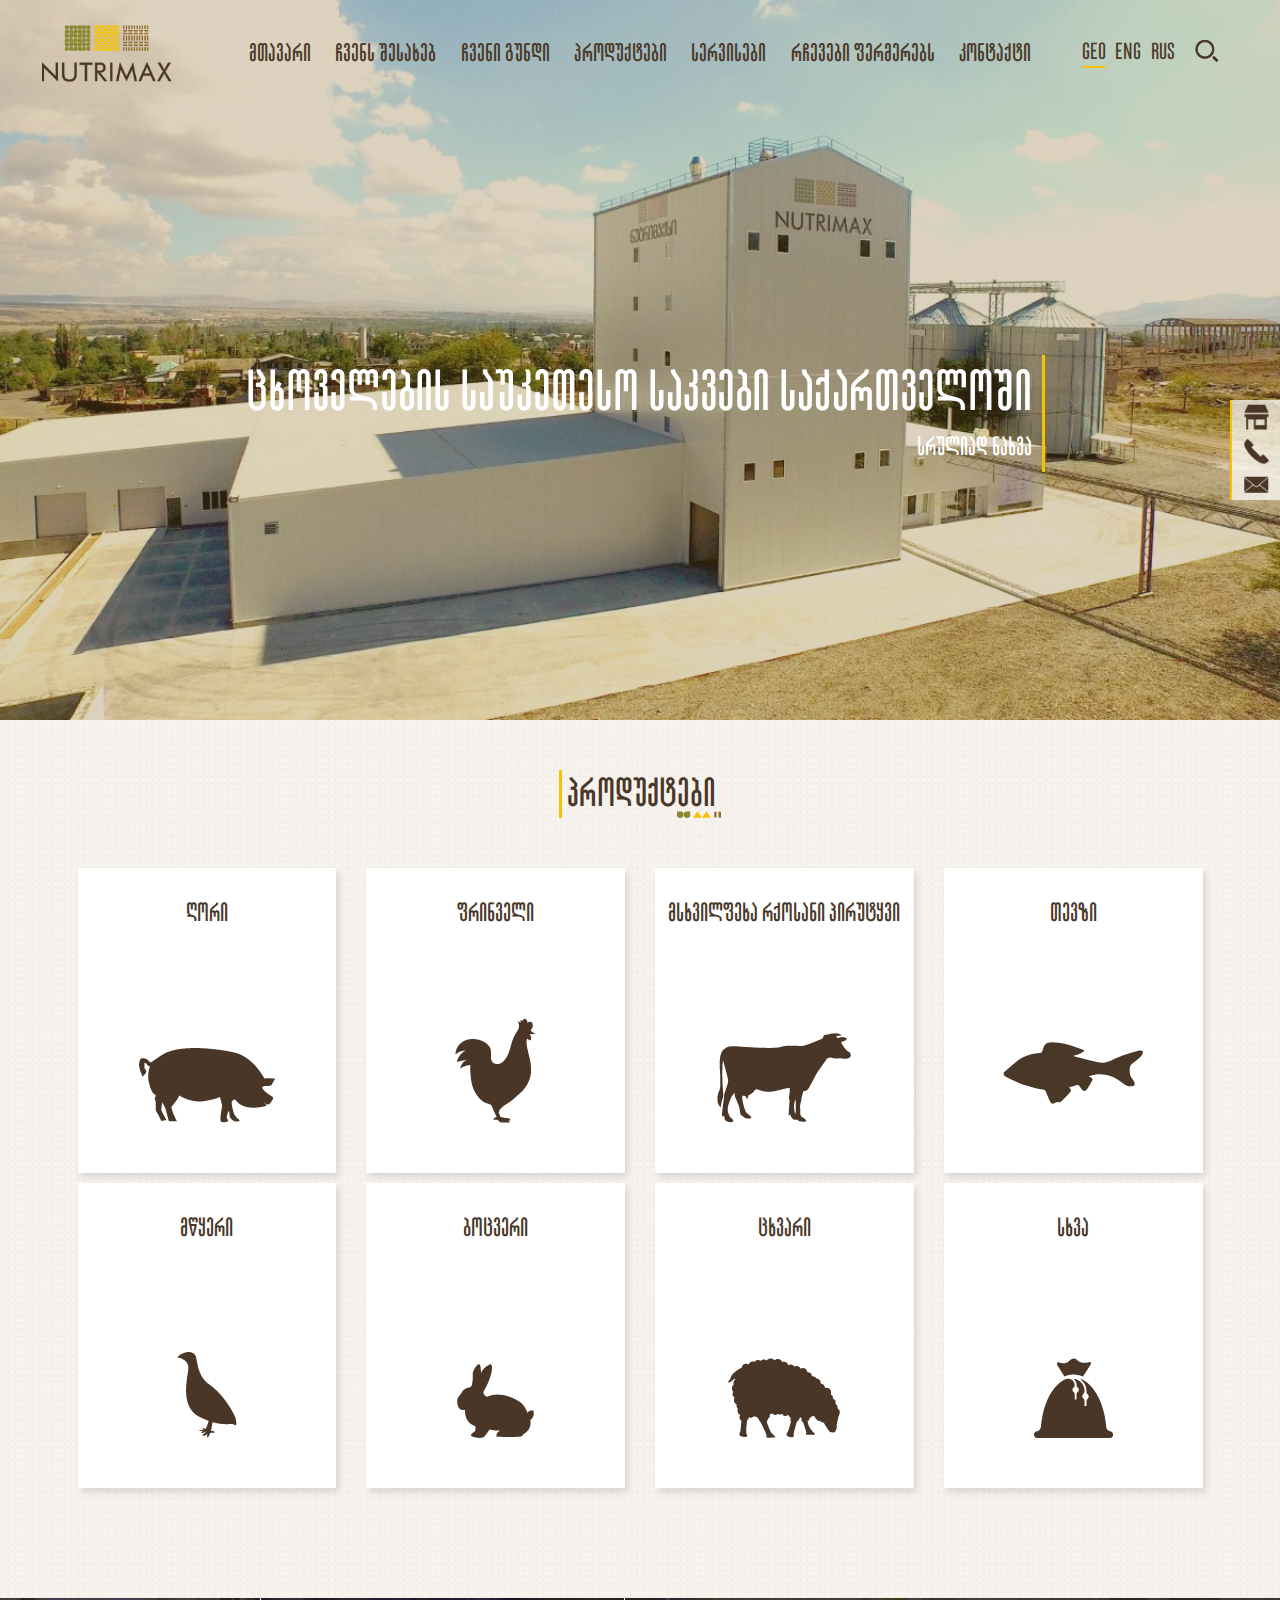
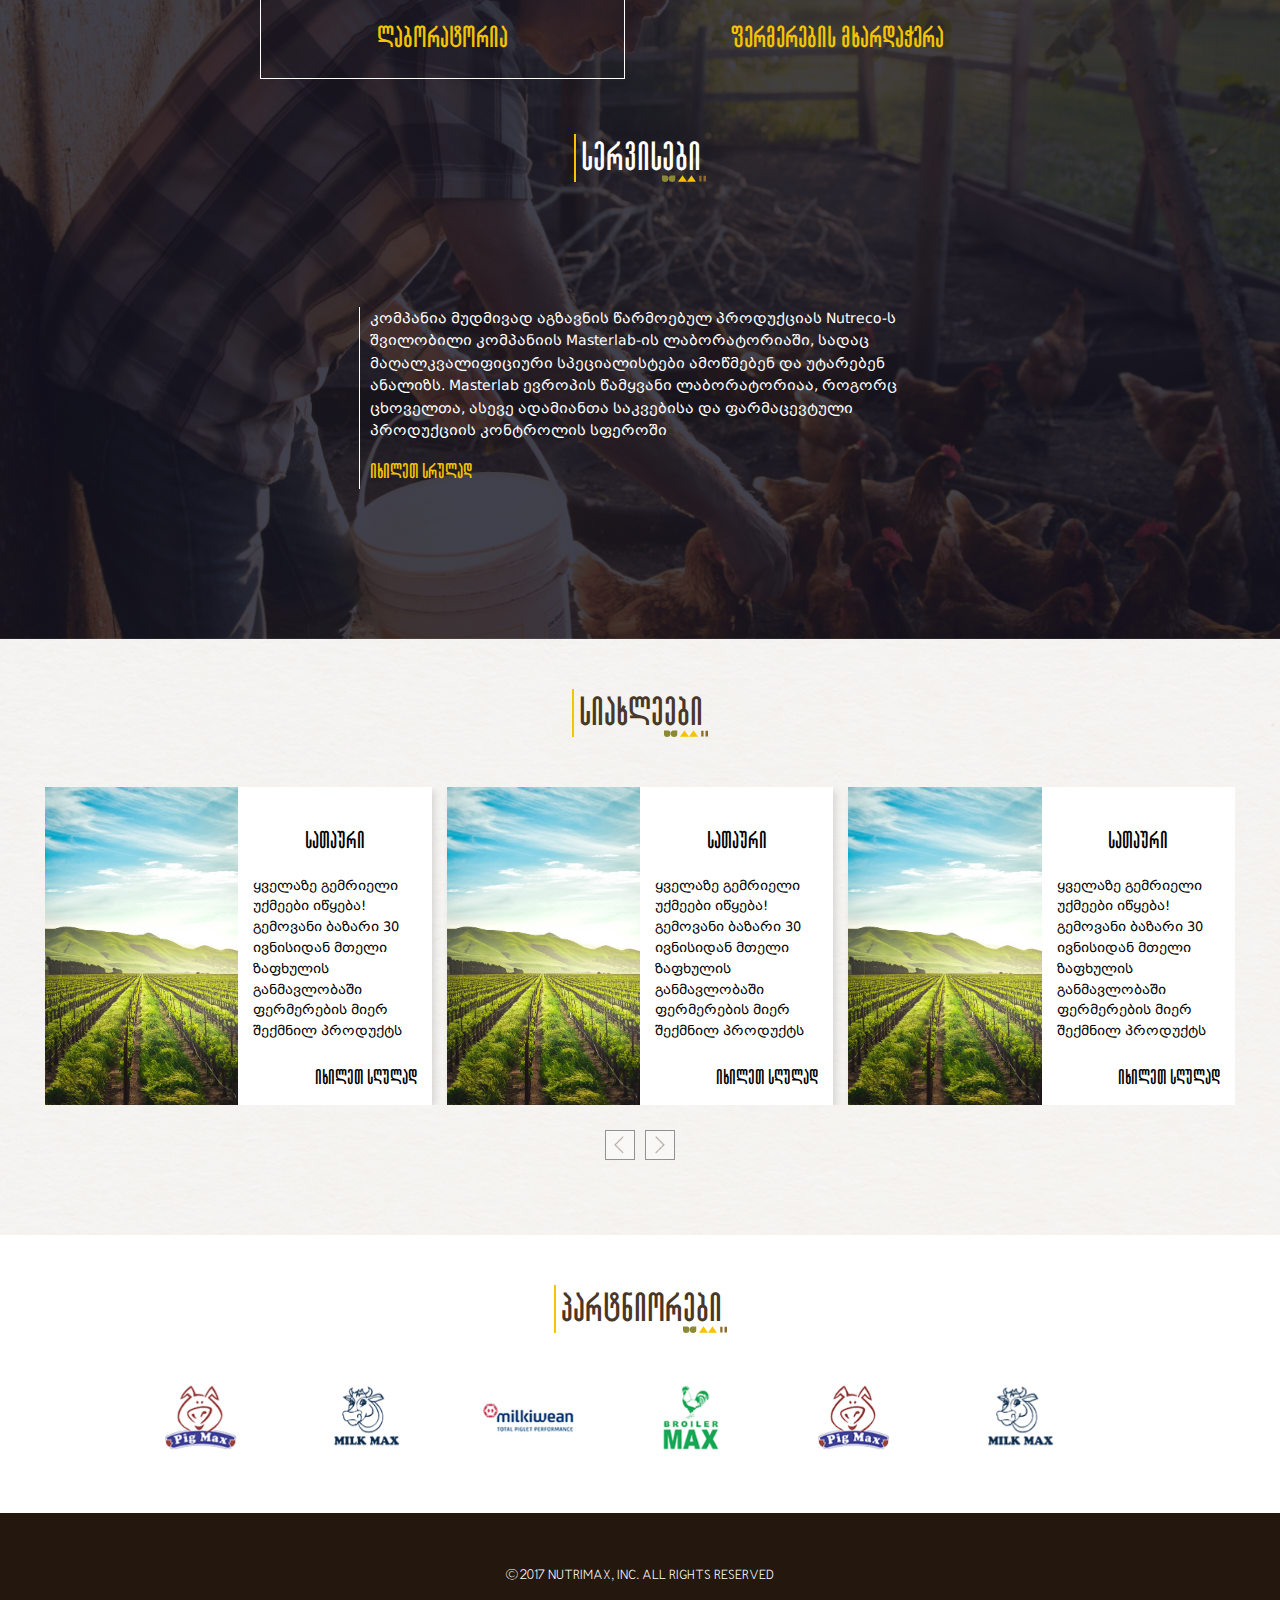
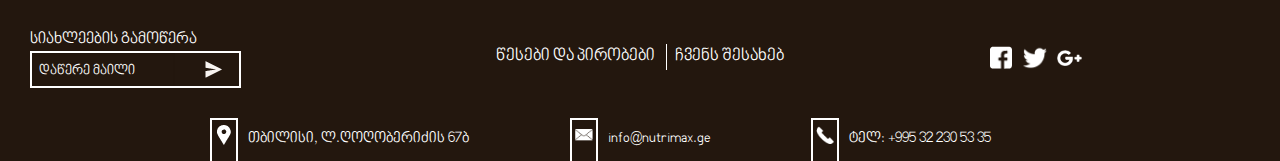
<file: index.html>
<!DOCTYPE html>
<html lang="en">
<head>
	<title>Nutrimax</title>
	 <meta charset="UTF-8">
   	 <meta name="viewport" content="width=device-width, initial-scale=1.0">
   	 	 <link rel="icon" href="images/tab_logo.jpg">

   	<link rel="stylesheet" href="assets/css/docs.theme.min.css">
    <link rel="stylesheet" href="assets/owlcarousel/assets/owl.carousel.min.css">
   	<link rel="stylesheet" type="text/css" href="css/bootstrap.css">
	<link rel="stylesheet" type="text/css" href="css/main.css">



</head>
<body>


<!-- Responsive Menu !!!  -->

<div class="resp_navigation_fluid">
	
	<div class="close_icon">
		<img src="images/hamburger_close.svg">
	</div>

				<div class="header_language_box_resp">
					<span class="active">GEO</span>
					<span>Eng</span>
					<span>Rus</span>
				</div>

		<div class="resp_navbar">
			<div class="header_navbar">
				<ul>
					<li><a href="index.html">მთავარი</a></li>
					<li><a href="about_use.html">ჩვენს შესახებ</a></li>
					<li><a href="out_team.html">ჩვენი გუნდი</a></li>
					<li><a href="products.html">პროდუქტები</a></li>
					<li><a href="services.html">სერვისები</a></li>
					<li><a href="farmers.html">რჩევები ფერმერებს</a></li>
					<li><a href="contact.html">კონტაქტი</a></li>
				</ul>
			</div>
		</div>
</div>

<!-- Header end !!!  -->




<!-- Right fixed icons -->

	<div class="right_fixed_icons">
		<a href=""><img src="images/home.png"></a>
		<a href=""><img src="images/telephone.png"></a>
		<a href=""><img src="images/message.png"></a>
	</div>


<!-- Right fixed icons -->

<div class="container-fluid home_main_fluid">

	<div class="container-fluid  header_fluid">
	<div class="row">

		<div class="col-lg-2 col-6">
			<div class="header_logo">
				<a href="index.html"><img src="images/main_logo.png"></a>
			</div>
		</div>

		<div class="col-lg-8 col-7 header_nav_col">
			<div class="header_nav">
				<ul>
					<li><a href="index.html">მთავარი</a></li>
					<li><a href="about_use.html">ჩვენს შესახებ</a></li>
					<li><a href="out_team.html">ჩვენი გუნდი</a></li>
					<li><a href="products.html">პროდუქტები</a></li>
					<li><a href="services.html">სერვისები</a></li>
					<li><a href="farmers.html">რჩევები ფერმერებს</a></li>
					<li><a href="contact.html">კონტაქტი</a></li>
				</ul>
			</div>
		</div>

		<div class="col-lg-2 col-6">
			<div class="header_language_search_box">

				<div class="header_language_box">
					<span class="active">GEO</span>
					<span>Eng</span>
					<span>Rus</span>
				</div>

				<div class="header_seach_box">
					<span id="header_search"><img src="images/search.png"></span>

					<div class="header_form">
						<form action="">
							<input type="search" name="">
						</form>
					</div>
				</div>


				<div class="hamburger_box">
					<img src="images/hamburger.svg">
				</div>
			</div>
		</div>

	</div>
</div>

		<div class="home_tittle_box">
			<div class="home_tittle_ch">
				<h1>ცხოველების საუკეთესო საკვები საქართველოში</h1>
				<a href="">სრულიად ნახვა</a>
			</div>
		</div>

</div>


<!-- Products !!!  -->

<div class="container-fluid home_products_fluid">

	<div class="row">
		<div class="col-12 d-flex justify-content-center">
			<div class="products_tittle text-center">
				<h2>პროდუქტები</h2>
			</div>
		</div>
	</div>


	<div class="container home_product_container">
		<div class="row home_pr_row">

			<div class="col-lg-3 col-6">
				<div class="products_content">
					<a href="">
						<h3>ღორი</h3>
						<img src="images/pig.png">
					</a>
				</div>
			</div>


			<div class="col-lg-3 col-6">
				<div class="products_content">
					<a href="">
						<h3>ფრინველი</h3>
						<img src="images/hen.png">
					</a>
				</div>
			</div>


			<div class="col-lg-3 col-6">
				<div class="products_content">
					<a href="">
						<h3>მსხვილფეხა რქოსანი პირუტყვი</h3>
						<img src="images/cow.png">
					</a>
				</div>
			</div>

			<div class="col-lg-3 col-6">
				<div class="products_content">
					<a href="">
						<h3>თევზი</h3>
						<img class="fish_img" src="images/fish_icon.svg">
					</a>
				</div>
			</div>


			<div class="col-lg-3 col-6">
				<div class="products_content">
					<a href="">
						<h3>მწყერი</h3>
						<img src="images/writer.png">
					</a>
				</div>
			</div>



			<div class="col-lg-3 col-6">
				<div class="products_content">
					<a href="">
						<h3>ბოცვერი</h3>
						<img src="images/rabbit.png">
					</a>
				</div>
			</div>



			<div class="col-lg-3 col-6">
				<div class="products_content">
					<a href="">
						<h3>ცხვარი</h3>
						<img src="images/sheep.png">
					</a>
				</div>
			</div>


			<div class="col-lg-3 col-6">
				<div class="products_content">
					<a href="">
						<h3>სხვა</h3>
						<img src="images/others.png">
					</a>
				</div>
			</div>
		


		</div>
	</div>

</div>


<!-- Services !!! -->



<div class="container-fluid home_services_fluid">
		
		<div class="container home_services_tittle_container">
			<div class="row justify-content-center">
				<div class="col-6">
					<div class="laboratory_tittle text-center active">
						<h2>ლაბორატორია</h2>
					</div>
				</div>
				<div class="col-6">
					<div class="farmers_tittle text-center">
						<h2>ფერმერების მხარდაჭერა</h2>
					</div>
				</div>
			</div>
		</div>

	<!-- // container 1 -->
		<div class="container home_services_content_container lab_cont">

			<div class="row">
				<div class="col-12 d-flex justify-content-center">
					<div class="services_tittle text-center">
						<h3>სერვისები</h3>

					</div>
				</div>
			</div>


			<div class="row justify-content-center">
				<div class="col-md-9">
					<div class="laboratory_content">
						<p>კომპანია მუდმივად აგზავნის წარმოებულ პროდუქციას 	Nutreco-ს შვილობილი კომპანიის Masterlab-ის
							ლაბორატორიაში, სადაც მაღალკვალიფიციური სპეციალისტები ამოწმებენ და უტარებენ ანალიზს. Masterlab
							ევროპის წამყვანი ლაბორატორიაა, როგორც ცხოველთა, ასევე ადამიანთა საკვებისა და
							ფარმაცევტული პროდუქციის კონტროლის სფეროში
						</p>

						<a href="">იხილეთ სრულად</a>
					</div>
				</div>

			</div>
		</div>

	<!-- container 2 -->

				<div class="container home_services_content_container farmers_cont">

			<div class="row">
				<div class="col-12 d-flex justify-content-center">
					<div class="services_tittle text-center">
						<h3>სერვისები 2</h3>

					</div>
				</div>
			</div>


			<div class="row justify-content-center">
				<div class="col-md-9">
					<div class="laboratory_content">
						<p>კომპანია მუდმივად აგზავნის წარმოებულ პროდუქციას 	Nutreco-ს შვილობილი კომპანიის Masterlab-ის
							ლაბორატორიაში, სადაც მაღალკვალიფიციური სპეციალისტები ამოწმებენ და უტარებენ ანალიზს. Masterlab
							ევროპის წამყვანი ლაბორატორიაა, როგორც ცხოველთა, ასევე ადამიანთა საკვებისა და
							ფარმაცევტული პროდუქციის კონტროლის სფეროში
						</p>

						<a href="">იხილეთ სრულად</a>
					</div>
				</div>

			</div>
		</div>

		<!-- //container 2 -->



</div>



<!-- News -->


<div class="container-fluid home_news_fluid">

	<div class="row justify-content-center">
		<div class="home_news_tittle text-center">
			<h2><a href="news.html"> სიახლეები </a> </h2>
		</div>
	</div>


<div class="container home_news_container">

	 <div class="owl-carousel owl-theme news_slide">

            <div class="item">
            	<div class="news_box">
            		<div class="news_img_box">
            			<a href="">
            				<img src="images/photo-1523741543316-beb7fc7023d8.jpg">
            			</a>
            		</div>

            		<div class="news_info_box">
            			<div class="news_info_text">
            			<h3>სათაური</h3>
            				<p>ყველაზე გემრიელი უქმეები
								იწყება!
								გემოვანი ბაზარი 30
								ივნისიდან მთელი ზაფხულის
								განმავლობაში ფერმერების
								მიერ შექმნილ პროდუქტს
							</p>
						</div>
						<a href="news_inside.html">იხილეთ სღულად</a>
            		</div>
           		</div>
            </div>


			<div class="item">
            	<div class="news_box">
            		<div class="news_img_box">
            			<a href="">
            				<img src="images/photo-1523741543316-beb7fc7023d8.jpg">
            			</a>
            		</div>

            		<div class="news_info_box">
            			<div class="news_info_text">
            			<h3>სათაური</h3>
            				<p>ყველაზე გემრიელი უქმეები
								იწყება!
								გემოვანი ბაზარი 30
								ივნისიდან მთელი ზაფხულის
								განმავლობაში ფერმერების
								მიერ შექმნილ პროდუქტს
							</p>
						</div>
						<a href="news_inside.html">იხილეთ სღულად</a>
            		</div>
           		</div>
            </div>



           <div class="item">
            	<div class="news_box">
            		<div class="news_img_box">
            			<a href="">
            				<img src="images/photo-1523741543316-beb7fc7023d8.jpg">
            			</a>
            		</div>

            		<div class="news_info_box">
            			<div class="news_info_text">
            			<h3>სათაური</h3>
            				<p>ყველაზე გემრიელი უქმეები
								იწყება!
								გემოვანი ბაზარი 30
								ივნისიდან მთელი ზაფხულის
								განმავლობაში ფერმერების
								მიერ შექმნილ პროდუქტს
							</p>
						</div>
						<a href="news_inside.html">იხილეთ სღულად</a>
            		</div>
           		</div>
            </div>

        </div>
	</div>
</div>


<!-- Partions !!!  -->


<div class="container-fluid home_partner_fluid">

	<div class="row">
		<div class="col-12 d-flex justify-content-center">
			<div class="home_partners_tittle text-center">
				<h2>პარტნიორები</h2>
			</div>
		</div>
	</div>


	<div class="container home_partner_container">


		<div class="owl-carousel owl-theme partners_slide">

			 <div class="item">
			 	<div class="partners_box">
			 		<a href=""><img src="images/partniors_logo1.png"></a>
			 	</div>
			 </div>


			 <div class="item">
			 	<div class="partners_box">
			 		<a href=""><img src="images/partniors_logo2.png"></a>
			 	</div>
			 </div>


			 <div class="item">
			 	<div class="partners_box">
			 		<a href=""><img src="images/partniors_logo3.png"></a>
			 	</div>
			 </div>

			 <div class="item">
			 	<div class="partners_box">
			 		<a href=""><img src="images/partniors_logo4.png"></a>
			 	</div>
			 </div>

			 <div class="item">
			 	<div class="partners_box">
			 		<a href=""><img src="images/partniors_logo1.png"></a>
			 	</div>
			 </div>

			 <div class="item">
			 	<div class="partners_box">
			 		<a href=""><img src="images/partniors_logo2.png"></a>
			 	</div>
			 </div>

		</div>
	</div>
</div>	



<!-- // Footer !!!  -->


<div class="container-fluid footer_fluid">
	<div class="col-12 d-flex justify-content-center copyright_col">
		<div class="copyright_box text-center">
			<span>© 2017 NUTRIMAX, INC. ALL RIGHTS RESERVED</span>
		</div>
	</div>

	<div class="container footer_container">
		<div class="row">
			<div class="col-md-3 col-sm-12 ftr_rule_col">
				<div class="footer_mail_box">
					<span>სიახლეების გამოწერა</span>
					<div class="footer_send_meil">
						<input type="text" name="" placeholder="დაწერე მაილი">
						<button></button>
					</div>
				</div>
			</div>


			<div class="col-md-6 col-sm-12 ftr_rule_col">
				<div class="footer_cnt_box">
					<a href="">წესები და პირობები</a>
					<a href="about_use.html">ჩვენს შესახებ</a>
				</div>
			</div>


			<div class="col-md-3 col-sm-12 ftr_rule_col footer_icons_col">
				<div class="footer_icons">
					<a href=""><img src="images/facebook.png"></a>
					<a href=""><img src="images/twitter.png"></a>
					<a href=""><img src="images/google.png"></a>
				</div>
			</div>
		</div>


		<div class="row justify-content-center footer_bot_row">
			<div class="col-md-3 col-sm-12">
				<div class="footer_address_box footer_address_left">
					<span><img src="images/location.png" width="23"></span>
					<span>თბილისი, ლ.ღოღობერიძის 67ბ</span>
				</div>
			</div>


			<div class="col-md-3 col-sm-12">
				<div class="footer_address_box footer_address_center">
					<span><img src="images/email.png" width="23"></span>
					<span>info@nutrimax.ge</span>
				</div>
			</div>


			<div class="col-md-3 col-sm-12">
				<div class="footer_address_box footer_address_right">
					<span><img src="images/phone.png" width="23"></span>
					<span>ტელ: +995 32 230 53 35</span>
				</div>
			</div>
		</div>
	</div>
</div>









 
<!-- <script src="https://ajax.googleapis.com/ajax/libs/jquery/2.2.0/jquery.min.js"></script> -->
<script src="js/jquery-3.3.1.min.js"></script>
<!-- <script src="assets/vendors/jquery.min.js"></script> -->
<script src="assets/owlcarousel/owl.carousel.js"></script>
<script src="js/bootstrap.bundle.js"></script>
<script src="js/bootstrap.js"></script>
<script src="js/main.js"></script>
</body>
</html>
</file>
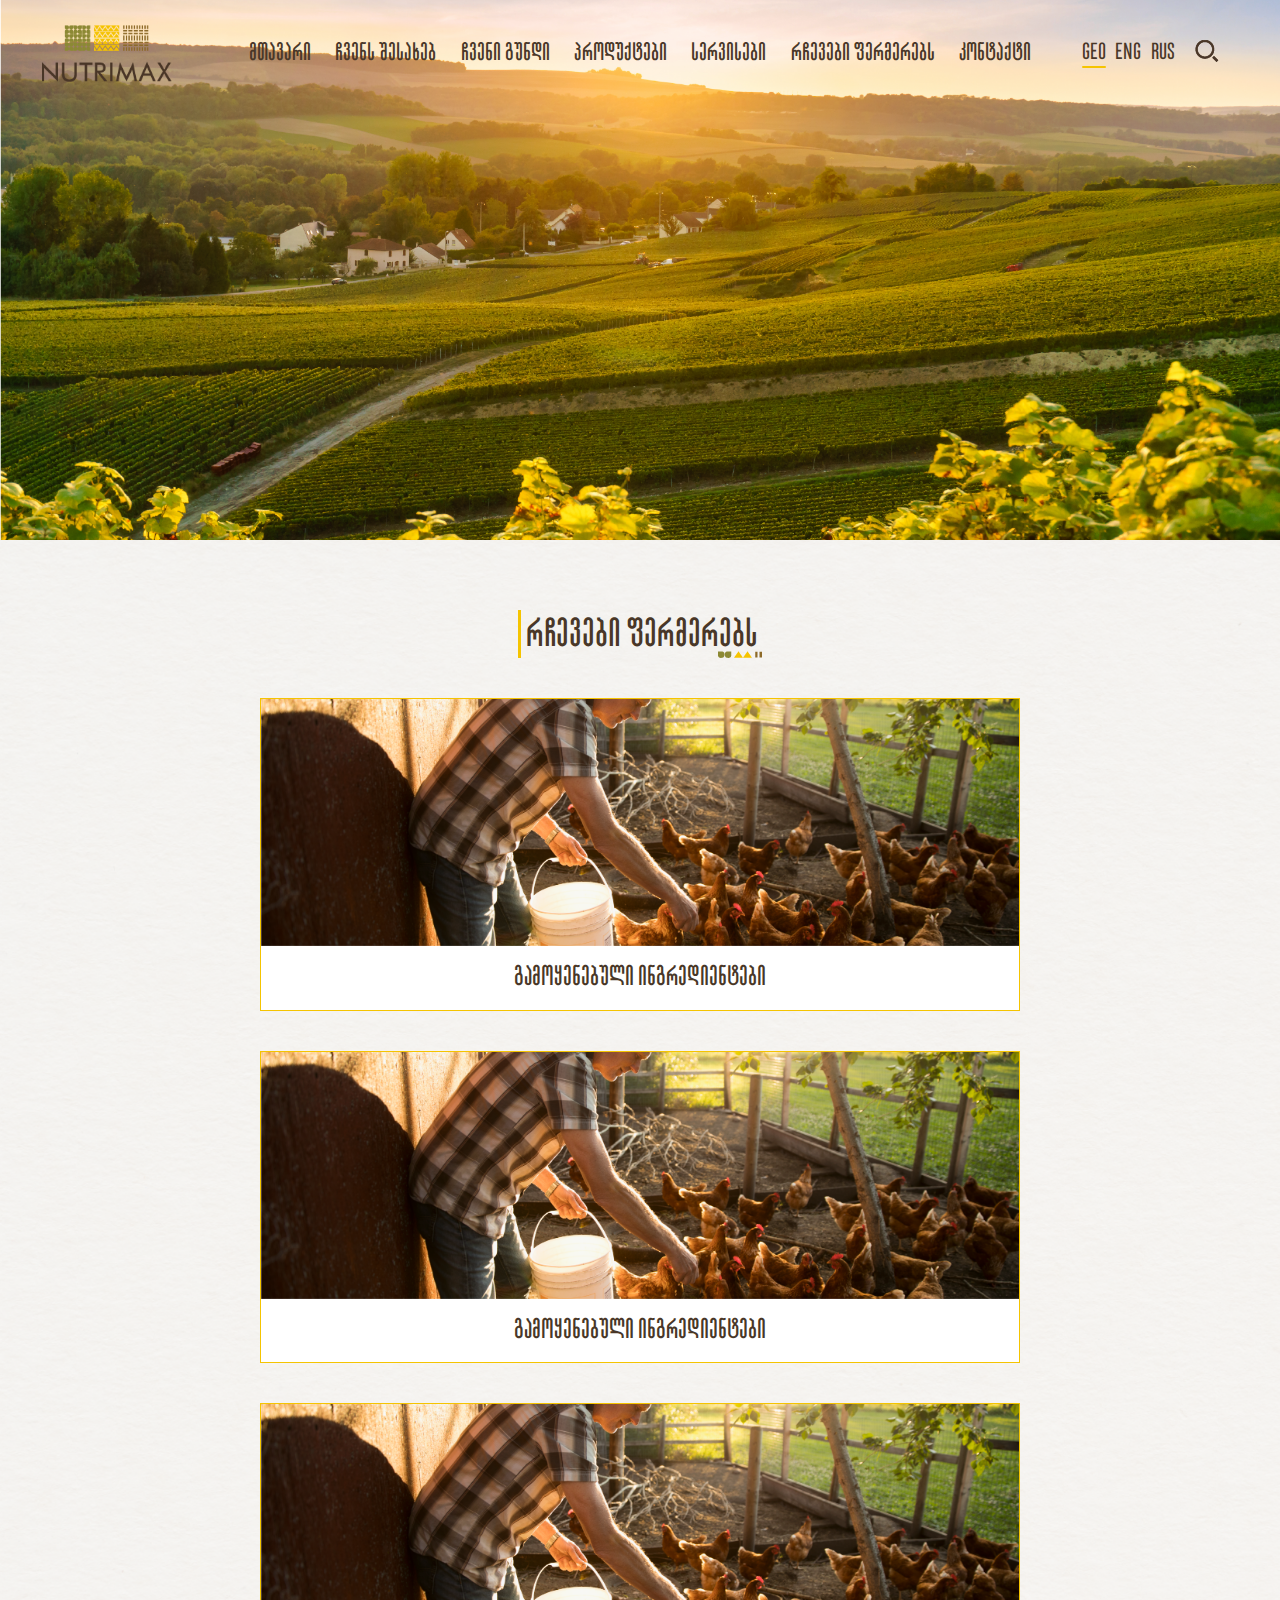
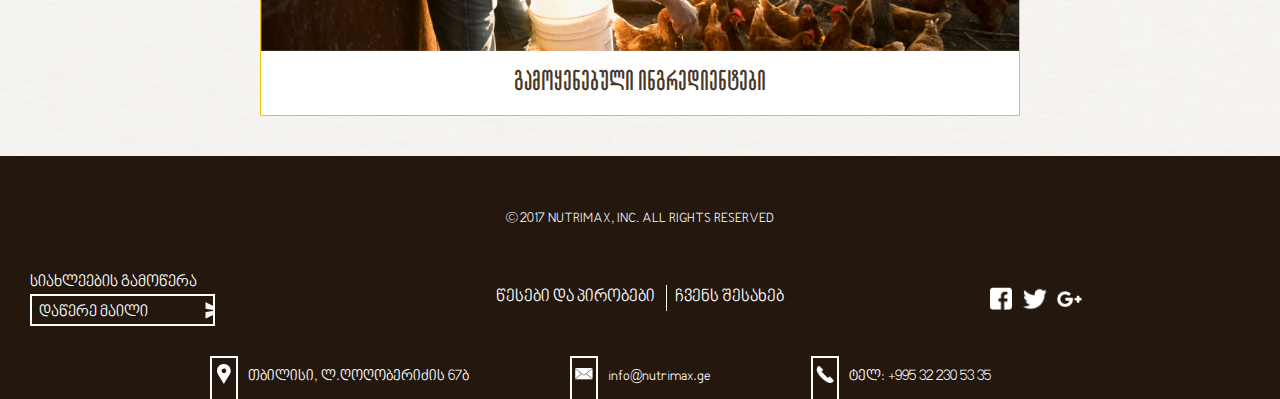
<file: farmers.html>
<!DOCTYPE html>
<html lang="en">
<head>
	<title>Nutrimax</title>
	 <meta charset="UTF-8">
   	 <meta name="viewport" content="width=device-width, initial-scale=1.0">
   	 	   <link rel="icon" href="images/tab_logo.jpg">

   <!-- 	<link rel="stylesheet" href="assets/css/docs.theme.min.css">
    <link rel="stylesheet" href="assets/owlcarousel/assets/owl.carousel.min.css"> -->
   	<link rel="stylesheet" type="text/css" href="css/bootstrap.css">
	<link rel="stylesheet" type="text/css" href="css/main.css">



</head>
<body>


<div class="resp_navigation_fluid">
	
	<div class="close_icon">
		<img src="images/hamburger_close.svg">
	</div>

				<div class="header_language_box_resp">
					<span class="active">GEO</span>
					<span>Eng</span>
					<span>Rus</span>
				</div>

		<div class="resp_navbar">
			<div class="header_navbar">
				<ul>
					<li><a href="index.html">მთავარი</a></li>
					<li><a href="about_use.html">ჩვენს შესახებ</a></li>
					<li><a href="out_team.html">ჩვენი გუნდი</a></li>
					<li><a href="products.html">პროდუქტები</a></li>
					<li><a href="services.html">სერვისები</a></li>
					<li><a href="farmers.html">რჩევები ფერმერებს</a></li>
					<li><a href="contact.html">კონტაქტი</a></li>
				</ul>
			</div>
		</div>
</div>






<div class="container-fluid farmers_fluid">

	<div class="container-fluid  header_fluid" id="mission">
		<div class="row">

		<div class="col-lg-2 col-6">
			<div class="header_logo">
				<a href="index.html"><img src="images/main_logo.png"></a>
			</div>
		</div>

		<div class="col-lg-8 col-7 header_nav_col">
			<div class="header_nav">
				<ul>
					<li><a href="index.html">მთავარი</a></li>
					<li><a href="about_use.html">ჩვენს შესახებ</a></li>
					<li><a href="out_team.html">ჩვენი გუნდი</a></li>
					<li><a href="products.html">პროდუქტები</a></li>
					<li><a href="services.html">სერვისები</a></li>
					<li><a href="farmers.html">რჩევები ფერმერებს</a></li>
					<li><a href="contact.html">კონტაქტი</a></li>
				</ul>
			</div>
		</div>

		<div class="col-lg-2 col-6">
			<div class="header_language_search_box">

				<div class="header_language_box">
					<span class="active">GEO</span>
					<span>Eng</span>
					<span>Rus</span>
				</div>

				<div class="header_seach_box">
					<span id="header_search"><img src="images/search.png"></span>

					<div class="header_form">
						<form action="">
							<input type="search" name="">
						</form>
					</div>
				</div>


				<div class="hamburger_box">
					<img src="images/hamburger.svg">
				</div>
			</div>
		</div>

	</div>
</div>

</div>



<div class="container-fluid farmer_info_fluid">
<div class="container farmers_container">
	<div class="farmers_main_tittle ">
		<h2>რჩევები ფერმერებს</h2>
	</div>
	

	<div class="row">
		<div class="col-12">
			<div class="advice_container">

			<div class="advice_main_info_box">	
				<div class="advice_img_box">
					<img src="images/service-bg.png">
				</div>

				<div class="advice_tex_box">

					<div class="adive_tittle_box">
						<h3>გამოყენებული ინგრედიენტები</h3>
					</div>

					<div class="advice_info_box">
						<p>სხლეტილი გოჭი აღწევს 110კგ ცოცხალ წონას და ამ პერიოდის განმავლობაში მოიხმარს სულ რაღაც 260კგ-მდე Pig Max-ის	მზა საკვებს;
						Pig Max პროდუქცია მორგებულია ღორის კონკრეტულ წონაზე, ასაკზე</p>
						
						<div class="farmers_link">
							<a href="farmers_inside.html">იხილეთ სრულად</a>
						</div>
					</div>
				</div>
			</div>


				<div class="advice_main_info_box">	
				<div class="advice_img_box">
					<img src="images/service-bg.png">
				</div>

				<div class="advice_tex_box">

					<div class="adive_tittle_box">
						<h3>გამოყენებული ინგრედიენტები</h3>
					</div>

					<div class="advice_info_box">
						<p>სხლეტილი გოჭი აღწევს 110კგ ცოცხალ წონას და ამ პერიოდის განმავლობაში მოიხმარს სულ რაღაც 260კგ-მდე Pig Max-ის	მზა საკვებს;
						Pig Max პროდუქცია მორგებულია ღორის კონკრეტულ წონაზე, ასაკზე</p>
						
						<div class="farmers_link">
							<a href="farmers_inside.html">იხილეთ სრულად</a>
						</div>
					</div>
				</div>
			</div>


				<div class="advice_main_info_box">	
				<div class="advice_img_box">
					<img src="images/service-bg.png">
				</div>

				<div class="advice_tex_box">

					<div class="adive_tittle_box">
						<h3>გამოყენებული ინგრედიენტები</h3>
					</div>

					<div class="advice_info_box">
						<p>სხლეტილი გოჭი აღწევს 110კგ ცოცხალ წონას და ამ პერიოდის განმავლობაში მოიხმარს სულ რაღაც 260კგ-მდე Pig Max-ის	მზა საკვებს;
						Pig Max პროდუქცია მორგებულია ღორის კონკრეტულ წონაზე, ასაკზე</p>
						
						<div class="farmers_link">
							<a href="farmers_inside.html">იხილეთ სრულად</a>
						</div>
					</div>
				</div>
			</div>


			</div>
		</div>
	</div>
</div>
</div>


		



<!-- Products !!!  -->


<!-- // Footer !!!  -->


<div class="container-fluid footer_fluid">
	<div class="col-12 d-flex justify-content-center copyright_col">
		<div class="copyright_box text-center">
			<span>© 2017 NUTRIMAX, INC. ALL RIGHTS RESERVED</span>
		</div>
	</div>

	<div class="container footer_container">
		<div class="row">
			<div class="col-md-3 col-sm-12 ftr_rule_col">
			<div class="footer_mail_box">
					<span>სიახლეების გამოწერა</span>
					<div class="footer_send_meil">
						<input type="text" name="" placeholder="დაწერე მაილი">
						<button></button>
					</div>
				</div>
			</div>


			<div class="col-md-6 col-sm-12 ftr_rule_col">
				<div class="footer_cnt_box">
					<a href="">წესები და პირობები</a>
					<a href="">ჩვენს შესახებ</a>
				</div>
			</div>


			<div class="col-md-3 col-sm-12 ftr_rule_col footer_icons_col">
				<div class="footer_icons">
					<a href=""><img src="images/facebook.png"></a>
					<a href=""><img src="images/twitter.png"></a>
					<a href=""><img src="images/google.png"></a>
				</div>
			</div>
		</div>


		<div class="row justify-content-center footer_bot_row">
			<div class="col-md-3 col-sm-12">
				<div class="footer_address_box footer_address_left">
					<span><img src="images/location.png" width="23"></span>
				<span>თბილისი, ლ.ღოღობერიძის 67ბ</span>
				</div>
			</div>


			<div class="col-md-3 col-sm-12">
				<div class="footer_address_box footer_address_center">
					<span><img src="images/email.png" width="23"></span>
					<span>info@nutrimax.ge</span>
				</div>
			</div>


			<div class="col-md-3 col-sm-12">
				<div class="footer_address_box footer_address_right">
					<span><img src="images/phone.png" width="23"></span>
					<span>ტელ: +995 32 230 53 35</span>
				</div>
			</div>
		</div>
	</div>
</div>









 
<!-- <script src="https://ajax.googleapis.com/ajax/libs/jquery/2.2.0/jquery.min.js"></script> -->
<script src="js/jquery-3.3.1.min.js"></script>
<!-- <script src="assets/vendors/jquery.min.js"></script>
<script src="assets/owlcarousel/owl.carousel.js"></script> -->
<script src="js/bootstrap.bundle.js"></script>
<script src="js/bootstrap.js"></script>
<script src="js/main.js"></script>
</body>
</html>
</file>
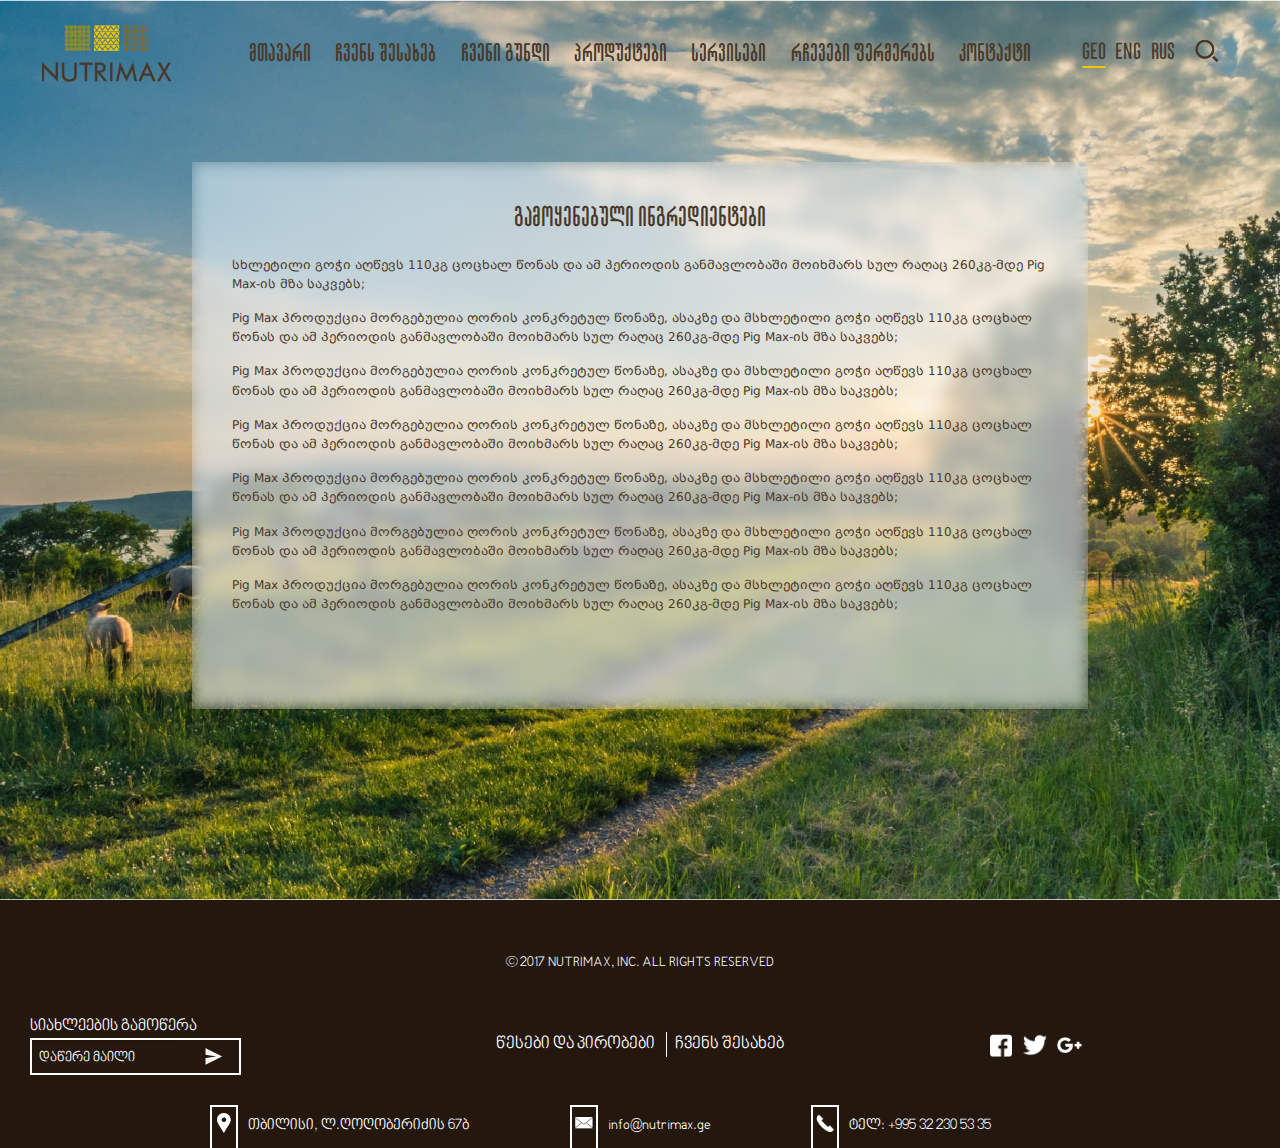
<file: farmers_inside.html>
<!DOCTYPE html>
<html lang="en">
<head>
	<title>Nutrimax</title>
	 <meta charset="UTF-8">
   	 <meta name="viewport" content="width=device-width, initial-scale=1.0">
   	 	 <link rel="icon" href="images/tab_logo.jpg">

   	<link rel="stylesheet" href="assets/css/docs.theme.min.css">
    <link rel="stylesheet" href="assets/owlcarousel/assets/owl.carousel.min.css">
   	<link rel="stylesheet" type="text/css" href="css/bootstrap.css">
	<link rel="stylesheet" type="text/css" href="css/main.css">



</head>
<body>




<div class="resp_navigation_fluid">
	
	<div class="close_icon">
		<img src="images/hamburger_close.svg">
	</div>

				<div class="header_language_box_resp">
					<span class="active">GEO</span>
					<span>Eng</span>
					<span>Rus</span>
				</div>

		<div class="resp_navbar">
			<div class="header_navbar">
				<ul>
					<li><a href="index.html">მთავარი</a></li>
					<li><a href="about_use.html">ჩვენს შესახებ</a></li>
					<li><a href="out_team.html">ჩვენი გუნდი</a></li>
					<li><a href="products.html">პროდუქტები</a></li>
					<li><a href="services.html">სერვისები</a></li>
					<li><a href="farmers.html">რჩევები ფერმერებს</a></li>
					<li><a href="contact.html">კონტაქტი</a></li>
				</ul>
			</div>
		</div>
</div>



<div class="container-fluid farmers_inside_fluid">

	<div class="container-fluid  header_fluid" id="mission">
	<div class="row">

		<div class="col-lg-2 col-6">
			<div class="header_logo">
				<a href="index.html"><img src="images/main_logo.png"></a>
			</div>
		</div>

		<div class="col-lg-8 col-7 header_nav_col">
			<div class="header_nav">
				<ul>
					<li><a href="index.html">მთავარი</a></li>
					<li><a href="about_use.html">ჩვენს შესახებ</a></li>
					<li><a href="out_team.html">ჩვენი გუნდი</a></li>
					<li><a href="products.html">პროდუქტები</a></li>
					<li><a href="services.html">სერვისები</a></li>
					<li><a href="farmers.html">რჩევები ფერმერებს</a></li>
					<li><a href="contact.html">კონტაქტი</a></li>
				</ul>
			</div>
		</div>

		<div class="col-lg-2 col-6">
			<div class="header_language_search_box">

				<div class="header_language_box">
					<span class="active">GEO</span>
					<span>Eng</span>
					<span>Rus</span>
				</div>

				<div class="header_seach_box">
					<span id="header_search"><img src="images/search.png"></span>

					<div class="header_form">
						<form action="">
							<input type="search" name="">
						</form>
					</div>
				</div>


				<div class="hamburger_box">
					<img src="images/hamburger.svg">
				</div>
			</div>
		</div>

	</div>
</div>


<div class="farmers_inside_main_box">

	<div class="farmers_inside_main">
		<div class="ingredients_title">
			<h2>გამოყენებული ინგრედიენტები</h2>
		</div>

		<div class="ingredients_text">
			<p>სხლეტილი გოჭი აღწევს 110კგ ცოცხალ წონას და ამ პერიოდის განმავლობაში მოიხმარს სულ რაღაც 260კგ-მდე Pig Max-ის
			მზა საკვებს;</p>

			<p>Pig Max პროდუქცია მორგებულია ღორის კონკრეტულ წონაზე, ასაკზე და მსხლეტილი გოჭი აღწევს 110კგ ცოცხალ წონას და
ამ პერიოდის განმავლობაში მოიხმარს სულ რაღაც 260კგ-მდე Pig Max-ის მზა საკვებს;</p>

<p>Pig Max პროდუქცია მორგებულია ღორის კონკრეტულ წონაზე, ასაკზე და მსხლეტილი გოჭი აღწევს 110კგ ცოცხალ წონას და
ამ პერიოდის განმავლობაში მოიხმარს სულ რაღაც 260კგ-მდე Pig Max-ის მზა საკვებს;</p>

<p>Pig Max პროდუქცია მორგებულია ღორის კონკრეტულ წონაზე, ასაკზე და მსხლეტილი გოჭი აღწევს 110კგ ცოცხალ წონას და
ამ პერიოდის განმავლობაში მოიხმარს სულ რაღაც 260კგ-მდე Pig Max-ის მზა საკვებს;</p>

<p>Pig Max პროდუქცია მორგებულია ღორის კონკრეტულ წონაზე, ასაკზე და მსხლეტილი გოჭი აღწევს 110კგ ცოცხალ წონას და
ამ პერიოდის განმავლობაში მოიხმარს სულ რაღაც 260კგ-მდე Pig Max-ის მზა საკვებს;</p>

<p>Pig Max პროდუქცია მორგებულია ღორის კონკრეტულ წონაზე, ასაკზე და მსხლეტილი გოჭი აღწევს 110კგ ცოცხალ წონას და
ამ პერიოდის განმავლობაში მოიხმარს სულ რაღაც 260კგ-მდე Pig Max-ის მზა საკვებს;</p>

<p>Pig Max პროდუქცია მორგებულია ღორის კონკრეტულ წონაზე, ასაკზე და მსხლეტილი გოჭი აღწევს 110კგ ცოცხალ წონას და
ამ პერიოდის განმავლობაში მოიხმარს სულ რაღაც 260კგ-მდე Pig Max-ის მზა საკვებს;</p>



		</div>
	</div>

</div>



</div>






<!-- // Footer !!!  -->


<div class="container-fluid footer_fluid">
	<div class="col-12 d-flex justify-content-center copyright_col">
		<div class="copyright_box text-center">
			<span>© 2017 NUTRIMAX, INC. ALL RIGHTS RESERVED</span>
		</div>
	</div>

	<div class="container footer_container">
		<div class="row">
			<div class="col-md-3 col-sm-12 ftr_rule_col">
				<div class="footer_mail_box">
					<span>სიახლეების გამოწერა</span>
					<div class="footer_send_meil">
						<input type="text" name="" placeholder="დაწერე მაილი">
						<button></button>
					</div>
				</div>
			</div>


			<div class="col-md-6 col-sm-12 ftr_rule_col">
				<div class="footer_cnt_box">
					<a href="">წესები და პირობები</a>
					<a href="">ჩვენს შესახებ</a>
				</div>
			</div>


			<div class="col-md-3 col-sm-12 ftr_rule_col footer_icons_col">
				<div class="footer_icons">
					<a href=""><img src="images/facebook.png"></a>
					<a href=""><img src="images/twitter.png"></a>
					<a href=""><img src="images/google.png"></a>
				</div>
			</div>
		</div>


		<div class="row justify-content-center footer_bot_row">
			<div class="col-md-3 col-sm-12">
				<div class="footer_address_box footer_address_left">
					<span><img src="images/location.png" width="23"></span>
				<span>თბილისი, ლ.ღოღობერიძის 67ბ</span>
				</div>
			</div>


			<div class="col-md-3 col-sm-12">
				<div class="footer_address_box footer_address_center">
					<span><img src="images/email.png" width="23"></span>
					<span>info@nutrimax.ge</span>
				</div>
			</div>


			<div class="col-md-3 col-sm-12">
				<div class="footer_address_box footer_address_right">
					<span><img src="images/phone.png" width="23"></span>
					<span>ტელ: +995 32 230 53 35</span>
				</div>
			</div>
		</div>
	</div>
</div>







 
<!-- <script src="https://ajax.googleapis.com/ajax/libs/jquery/2.2.0/jquery.min.js"></script> -->
<script src="js/jquery-3.3.1.min.js"></script>
<script src="assets/vendors/jquery.min.js"></script>
<script src="assets/owlcarousel/owl.carousel.js"></script>
<script src="js/bootstrap.bundle.js"></script>
<script src="js/bootstrap.js"></script>
<script src="js/main.js"></script>
</body>
</html>
</file>
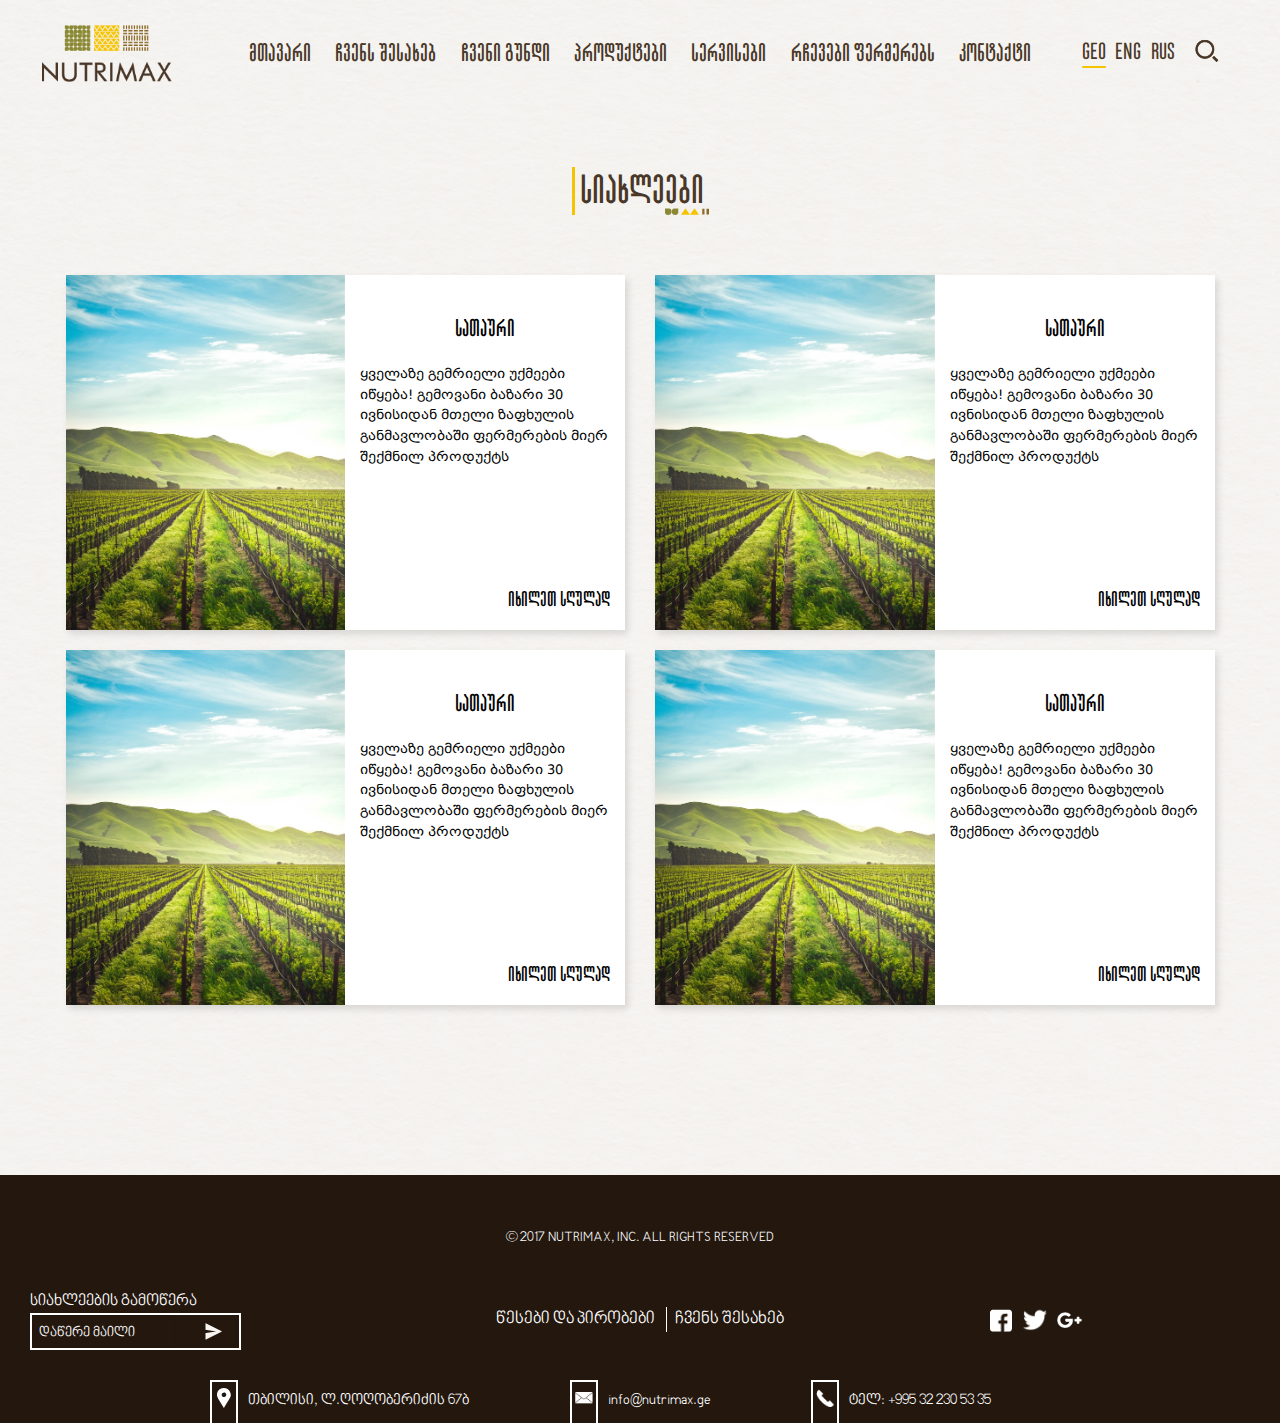
<file: news.html>
<!DOCTYPE html>
<html lang="en">
<head>
	<title>Nutrimax</title>
	 <meta charset="UTF-8">
   	 <meta name="viewport" content="width=device-width, initial-scale=1.0">
   	 	 <link rel="icon" href="images/tab_logo.jpg">

   	<link rel="stylesheet" href="assets/css/docs.theme.min.css">
    <link rel="stylesheet" href="assets/owlcarousel/assets/owl.carousel.min.css">
   	<link rel="stylesheet" type="text/css" href="css/bootstrap.css">
	<link rel="stylesheet" type="text/css" href="css/main.css">



</head>
<body>


<div class="resp_navigation_fluid">
	
	<div class="close_icon">
		<img src="images/hamburger_close.svg">
	</div>

				<div class="header_language_box_resp">
					<span class="active">GEO</span>
					<span>Eng</span>
					<span>Rus</span>
				</div>

		<div class="resp_navbar">
			<div class="header_navbar">
				<ul>
					<li><a href="index.html">მთავარი</a></li>
					<li><a href="about_use.html">ჩვენს შესახებ</a></li>
					<li><a href="out_team.html">ჩვენი გუნდი</a></li>
					<li><a href="products.html">პროდუქტები</a></li>
					<li><a href="services.html">სერვისები</a></li>
					<li><a href="farmers.html">რჩევები ფერმერებს</a></li>
					<li><a href="contact.html">კონტაქტი</a></li>
				</ul>
			</div>
		</div>

		
</div>




<div class="container-fluid news_fluid">

	<div class="container-fluid  header_fluid">
	<div class="row">

		<div class="col-lg-2 col-6">
			<div class="header_logo">
				<a href="index.html"><img src="images/main_logo.png"></a>
			</div>
		</div>

		<div class="col-lg-8 col-7 header_nav_col">
			<div class="header_nav">
				<ul>
					<li><a href="index.html">მთავარი</a></li>
					<li><a href="about_use.html">ჩვენს შესახებ</a></li>
					<li><a href="out_team.html">ჩვენი გუნდი</a></li>
					<li><a href="products.html">პროდუქტები</a></li>
					<li><a href="services.html">სერვისები</a></li>
					<li><a href="farmers.html">რჩევები ფერმერებს</a></li>
					<li><a href="contact.html">კონტაქტი</a></li>
				</ul>
			</div>
		</div>

		<div class="col-lg-2 col-6">
			<div class="header_language_search_box">

				<div class="header_language_box">
					<span class="active">GEO</span>
					<span>Eng</span>
					<span>Rus</span>
				</div>

				<div class="header_seach_box">
					<span id="header_search"><img src="images/search.png"></span>

					<div class="header_form">
						<form action="">
							<input type="search" name="">
						</form>
					</div>
				</div>

				<div class="hamburger_box">
					<img src="images/hamburger.svg">
				</div>

			</div>
		</div>

	</div>
</div>



<div class="container news_in_container">
	<div class="row">
		<div class="col-12 d-flex justify-content-center">
			<div class="news_tittle">
				<h2>სიახლეები</h2>
			</div>
		</div>
	</div>


	<div class="row">

		<div class="col-md-6 new_col">
			
			<div class="news_box">
            		<div class="news_img_box">
            			<a href="">
            				<img src="images/photo-1523741543316-beb7fc7023d8.jpg">
            			</a>
            		</div>

            		<div class="news_info_box">
            			<div class="news_info_text">
            			<h3>სათაური</h3>
            				<p>ყველაზე გემრიელი უქმეები
								იწყება!
								გემოვანი ბაზარი 30
								ივნისიდან მთელი ზაფხულის
								განმავლობაში ფერმერების
								მიერ შექმნილ პროდუქტს
							</p>
						</div>
						<a href="">იხილეთ სღულად</a>
            		</div>
           		</div>
			

		</div>	


		<div class="col-md-6 new_col">
			

			<div class="news_box">
            		<div class="news_img_box">
            			<a href="">
            				<img src="images/photo-1523741543316-beb7fc7023d8.jpg">
            			</a>
            		</div>

            		<div class="news_info_box">
            			<div class="news_info_text">
            			<h3>სათაური</h3>
            				<p>ყველაზე გემრიელი უქმეები
								იწყება!
								გემოვანი ბაზარი 30
								ივნისიდან მთელი ზაფხულის
								განმავლობაში ფერმერების
								მიერ შექმნილ პროდუქტს
							</p>
						</div>
						<a href="">იხილეთ სღულად</a>
            		</div>
           		</div>


		</div>	


		<div class="col-md-6 new_col">
			<div class="news_box">
            		<div class="news_img_box">
            			<a href="">
            				<img src="images/photo-1523741543316-beb7fc7023d8.jpg">
            			</a>
            		</div>

            		<div class="news_info_box">
            			<div class="news_info_text">
            			<h3>სათაური</h3>
            				<p>ყველაზე გემრიელი უქმეები
								იწყება!
								გემოვანი ბაზარი 30
								ივნისიდან მთელი ზაფხულის
								განმავლობაში ფერმერების
								მიერ შექმნილ პროდუქტს
							</p>
						</div>
						<a href="">იხილეთ სღულად</a>
            		</div>
           		</div>
			

		</div>	


		<div class="col-md-6 new_col">
			
				<div class="news_box">
            		<div class="news_img_box">
            			<a href="">
            				<img src="images/photo-1523741543316-beb7fc7023d8.jpg">
            			</a>
            		</div>

            		<div class="news_info_box">
            			<div class="news_info_text">
            			<h3>სათაური</h3>
            				<p>ყველაზე გემრიელი უქმეები
								იწყება!
								გემოვანი ბაზარი 30
								ივნისიდან მთელი ზაფხულის
								განმავლობაში ფერმერების
								მიერ შექმნილ პროდუქტს
							</p>
						</div>
						<a href="">იხილეთ სღულად</a>
            		</div>
           		</div>
			


		</div>	



	</div>

</div>

</div>

<!-- // Footer !!!  -->

<div class="container-fluid footer_fluid">
	<div class="col-12 d-flex justify-content-center copyright_col">
		<div class="copyright_box text-center">
			<span>© 2017 NUTRIMAX, INC. ALL RIGHTS RESERVED</span>
		</div>
	</div>

	<div class="container footer_container">
		<div class="row">
			<div class="col-md-3 col-sm-12 ftr_rule_col">
					<div class="footer_mail_box">
					<span>სიახლეების გამოწერა</span>
					<div class="footer_send_meil">
						<input type="text" name="" placeholder="დაწერე მაილი">
						<button></button>
					</div>
				</div>
			</div>


			<div class="col-md-6 col-sm-12 ftr_rule_col">
				<div class="footer_cnt_box">
					<a href="">წესები და პირობები</a>
					<a href="">ჩვენს შესახებ</a>
				</div>
			</div>


			<div class="col-md-3 col-sm-12 ftr_rule_col footer_icons_col">
				<div class="footer_icons">
					<a href=""><img src="images/facebook.png"></a>
					<a href=""><img src="images/twitter.png"></a>
					<a href=""><img src="images/google.png"></a>
				</div>
			</div>
		</div>


		<div class="row justify-content-center footer_bot_row">
			<div class="col-md-3 col-sm-12">
				<div class="footer_address_box footer_address_left">
					<span><img src="images/location.png" width="23"></span>
					<span>თბილისი, ლ.ღოღობერიძის 67ბ</span>
				</div>
			</div>


			<div class="col-md-3 col-sm-12">
				<div class="footer_address_box footer_address_center">
					<span><img src="images/email.png" width="23"></span>
					<span>info@nutrimax.ge</span>
				</div>
			</div>


			<div class="col-md-3 col-sm-12">
				<div class="footer_address_box footer_address_right">
					<span><img src="images/phone.png" width="23"></span>
					<span>ტელ: +995 32 230 53 35</span>
				</div>
			</div>
		</div>
	</div>
</div>








 
<!-- <script src="https://ajax.googleapis.com/ajax/libs/jquery/2.2.0/jquery.min.js"></script> -->
<script src="js/jquery-3.3.1.min.js"></script>
<!-- <script src="assets/vendors/jquery.min.js"></script> -->
<script src="assets/owlcarousel/owl.carousel.js"></script>
<script src="js/bootstrap.bundle.js"></script>
<script src="js/bootstrap.js"></script>
<script src="js/main.js"></script>
</body>
</html>
</file>
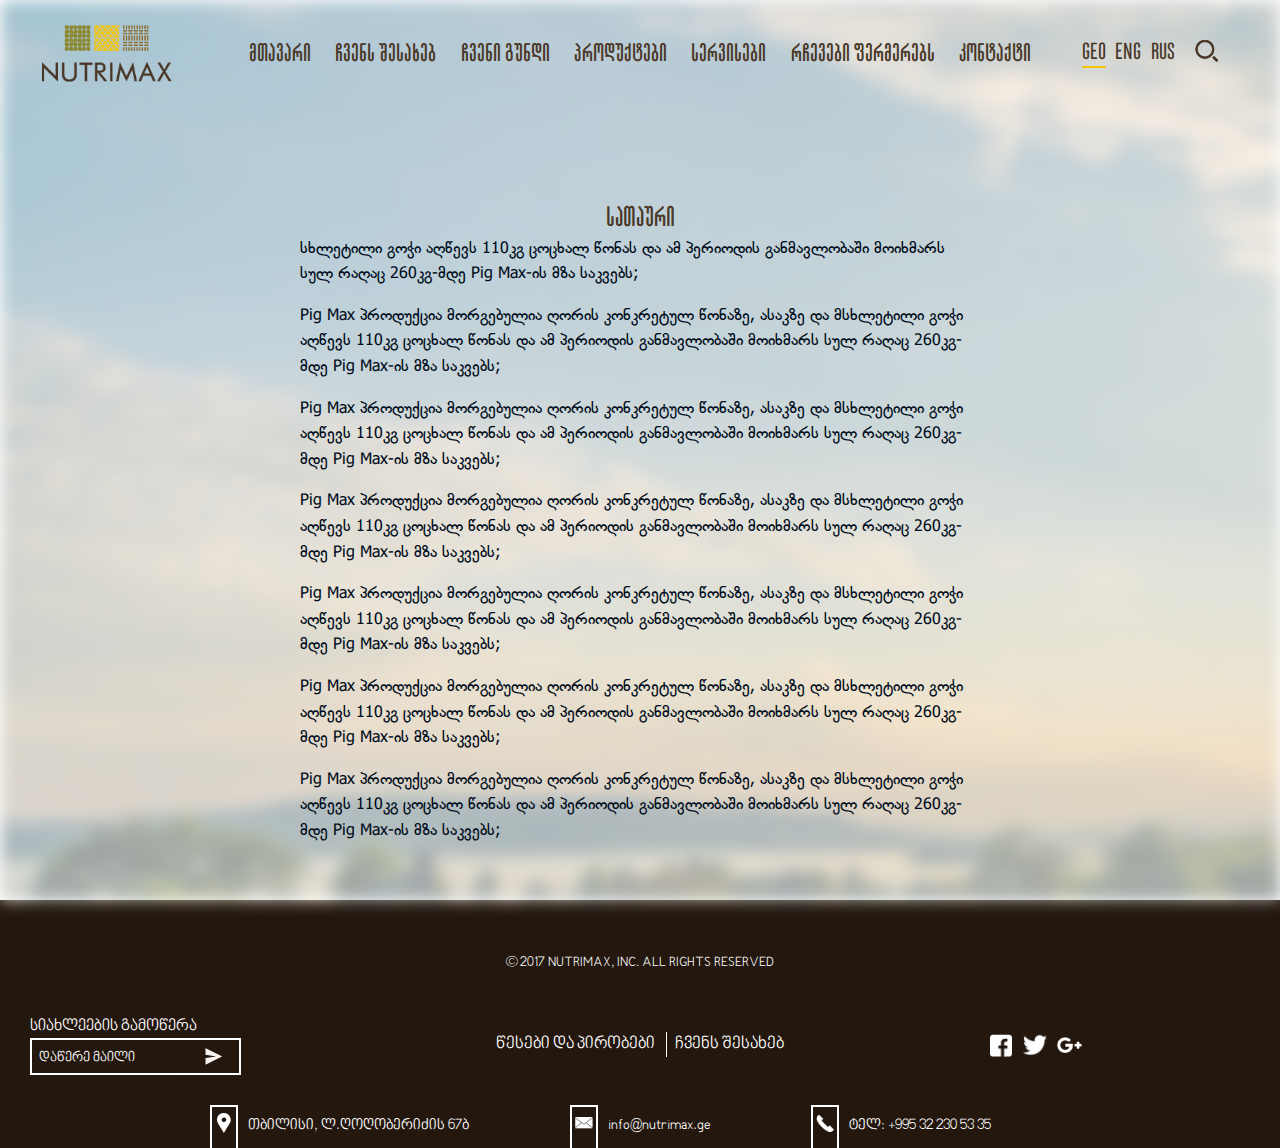
<file: news_inside.html>
<!DOCTYPE html>
<html lang="en">
<head>
	<title>Nutrimax</title>
	 <meta charset="UTF-8">
   	 <meta name="viewport" content="width=device-width, initial-scale=1.0">
   	 	  <link rel="icon" href="images/tab_logo.jpg">

   	<link rel="stylesheet" href="assets/css/docs.theme.min.css">
    <link rel="stylesheet" href="assets/owlcarousel/assets/owl.carousel.min.css">
   	<link rel="stylesheet" type="text/css" href="css/bootstrap.css">
	<link rel="stylesheet" type="text/css" href="css/main.css">



</head>
<body>

<div class="resp_navigation_fluid">
	
	<div class="close_icon">
		<img src="images/hamburger_close.svg">
	</div>

				<div class="header_language_box_resp">
					<span class="active">GEO</span>
					<span>Eng</span>
					<span>Rus</span>
				</div>

		<div class="resp_navbar">
			<div class="header_navbar">
				<ul>
					<li><a href="index.html">მთავარი</a></li>
					<li><a href="about_use.html">ჩვენს შესახებ</a></li>
					<li><a href="out_team.html">ჩვენი გუნდი</a></li>
					<li><a href="products.html">პროდუქტები</a></li>
					<li><a href="services.html">სერვისები</a></li>
					<li><a href="farmers.html">რჩევები ფერმერებს</a></li>
					<li><a href="contact.html">კონტაქტი</a></li>
				</ul>
			</div>
		</div>
</div>




<div class="container-fluid news_inside_fluid">

	<div class="container-fluid  header_fluid">
<div class="row">

		<div class="col-lg-2 col-6">
			<div class="header_logo">
				<a href="index.html"><img src="images/main_logo.png"></a>
			</div>
		</div>

		<div class="col-lg-8 col-7 header_nav_col">
			<div class="header_nav">
				<ul>
					<li><a href="index.html">მთავარი</a></li>
					<li><a href="about_use.html">ჩვენს შესახებ</a></li>
					<li><a href="out_team.html">ჩვენი გუნდი</a></li>
					<li><a href="products.html">პროდუქტები</a></li>
					<li><a href="services.html">სერვისები</a></li>
					<li><a href="farmers.html">რჩევები ფერმერებს</a></li>
					<li><a href="contact.html">კონტაქტი</a></li>
				</ul>
			</div>
		</div>

		<div class="col-lg-2 col-6">
			<div class="header_language_search_box">

				<div class="header_language_box">
					<span class="active">GEO</span>
					<span>Eng</span>
					<span>Rus</span>
				</div>

					<div class="header_seach_box">
						<span id="header_search"><img src="images/search.png"></span>

						<div class="header_form">
							<form action="">
								<input type="search" name="">
							</form>
						</div>
					</div>



				<div class="hamburger_box">
				<img src="images/hamburger.svg">
				</div>
			</div>
		</div>

	</div>
</div>



<div class="container news_inside_container">
	<div class="row">
		<div class="col-12 d-flex justify-content-center new_rw">
			<div class="news_main_box">
				<div class="news_main_wrapper">
				<div class="news_main_box_content">
					<div class="news_tittlex text-center">
						<h2>სათაური</h2>
					</div>
				</div>
				
				<div class="news_main_box_content_text">
				
			<p>სხლეტილი გოჭი აღწევს 110კგ ცოცხალ წონას და ამ პერიოდის განმავლობაში მოიხმარს სულ რაღაც 260კგ-მდე Pig Max-ის
			მზა საკვებს;</p>

			<p>Pig Max პროდუქცია მორგებულია ღორის კონკრეტულ წონაზე, ასაკზე და მსხლეტილი გოჭი აღწევს 110კგ ცოცხალ წონას და
ამ პერიოდის განმავლობაში მოიხმარს სულ რაღაც 260კგ-მდე Pig Max-ის მზა საკვებს;</p>

<p>Pig Max პროდუქცია მორგებულია ღორის კონკრეტულ წონაზე, ასაკზე და მსხლეტილი გოჭი აღწევს 110კგ ცოცხალ წონას და
ამ პერიოდის განმავლობაში მოიხმარს სულ რაღაც 260კგ-მდე Pig Max-ის მზა საკვებს;</p>

<p>Pig Max პროდუქცია მორგებულია ღორის კონკრეტულ წონაზე, ასაკზე და მსხლეტილი გოჭი აღწევს 110კგ ცოცხალ წონას და
ამ პერიოდის განმავლობაში მოიხმარს სულ რაღაც 260კგ-მდე Pig Max-ის მზა საკვებს;</p>

<p>Pig Max პროდუქცია მორგებულია ღორის კონკრეტულ წონაზე, ასაკზე და მსხლეტილი გოჭი აღწევს 110კგ ცოცხალ წონას და
ამ პერიოდის განმავლობაში მოიხმარს სულ რაღაც 260კგ-მდე Pig Max-ის მზა საკვებს;</p>

<p>Pig Max პროდუქცია მორგებულია ღორის კონკრეტულ წონაზე, ასაკზე და მსხლეტილი გოჭი აღწევს 110კგ ცოცხალ წონას და
ამ პერიოდის განმავლობაში მოიხმარს სულ რაღაც 260კგ-მდე Pig Max-ის მზა საკვებს;</p>

<p>Pig Max პროდუქცია მორგებულია ღორის კონკრეტულ წონაზე, ასაკზე და მსხლეტილი გოჭი აღწევს 110კგ ცოცხალ წონას და
ამ პერიოდის განმავლობაში მოიხმარს სულ რაღაც 260კგ-მდე Pig Max-ის მზა საკვებს;</p>

				</div>
				</div>

			</div>
		</div>
	</div>


	
</div>

</div>

<!-- // Footer !!!  -->

<div class="container-fluid footer_fluid">
	<div class="col-12 d-flex justify-content-center copyright_col">
		<div class="copyright_box text-center">
			<span>© 2017 NUTRIMAX, INC. ALL RIGHTS RESERVED</span>
		</div>
	</div>

	<div class="container footer_container">
		<div class="row">
			<div class="col-md-3 col-sm-12 ftr_rule_col">
				<div class="footer_mail_box">
					<span>სიახლეების გამოწერა</span>
					<div class="footer_send_meil">
						<input type="text" name="" placeholder="დაწერე მაილი">
						<button></button>
					</div>
				</div>
			</div>


			<div class="col-md-6 col-sm-12 ftr_rule_col">
				<div class="footer_cnt_box">
					<a href="">წესები და პირობები</a>
					<a href="">ჩვენს შესახებ</a>
				</div>
			</div>


			<div class="col-md-3 col-sm-12 ftr_rule_col footer_icons_col">
				<div class="footer_icons">
					<a href=""><img src="images/facebook.png"></a>
					<a href=""><img src="images/twitter.png"></a>
					<a href=""><img src="images/google.png"></a>
				</div>
			</div>
		</div>


		<div class="row justify-content-center footer_bot_row">
			<div class="col-md-3 col-sm-12">
				<div class="footer_address_box footer_address_left">
					<span><img src="images/location.png" width="23"></span>
						<span>თბილისი, ლ.ღოღობერიძის 67ბ</span>
				</div>
			</div>


			<div class="col-md-3 col-sm-12">
				<div class="footer_address_box footer_address_center">
					<span><img src="images/email.png" width="23"></span>
				<span>info@nutrimax.ge</span>
				</div>
			</div>


			<div class="col-md-3 col-sm-12">
				<div class="footer_address_box footer_address_right">
					<span><img src="images/phone.png" width="23"></span>
					<span>ტელ: +995 32 230 53 35</span>
				</div>
			</div>
		</div>
	</div>
</div>






 
<!-- <script src="https://ajax.googleapis.com/ajax/libs/jquery/2.2.0/jquery.min.js"></script> -->
<script src="js/jquery-3.3.1.min.js"></script>
<!-- <script src="assets/vendors/jquery.min.js"></script> -->
<script src="assets/owlcarousel/owl.carousel.js"></script>
<script src="js/bootstrap.bundle.js"></script>
<script src="js/bootstrap.js"></script>
<script src="js/main.js"></script>
</body>
</html>
</file>
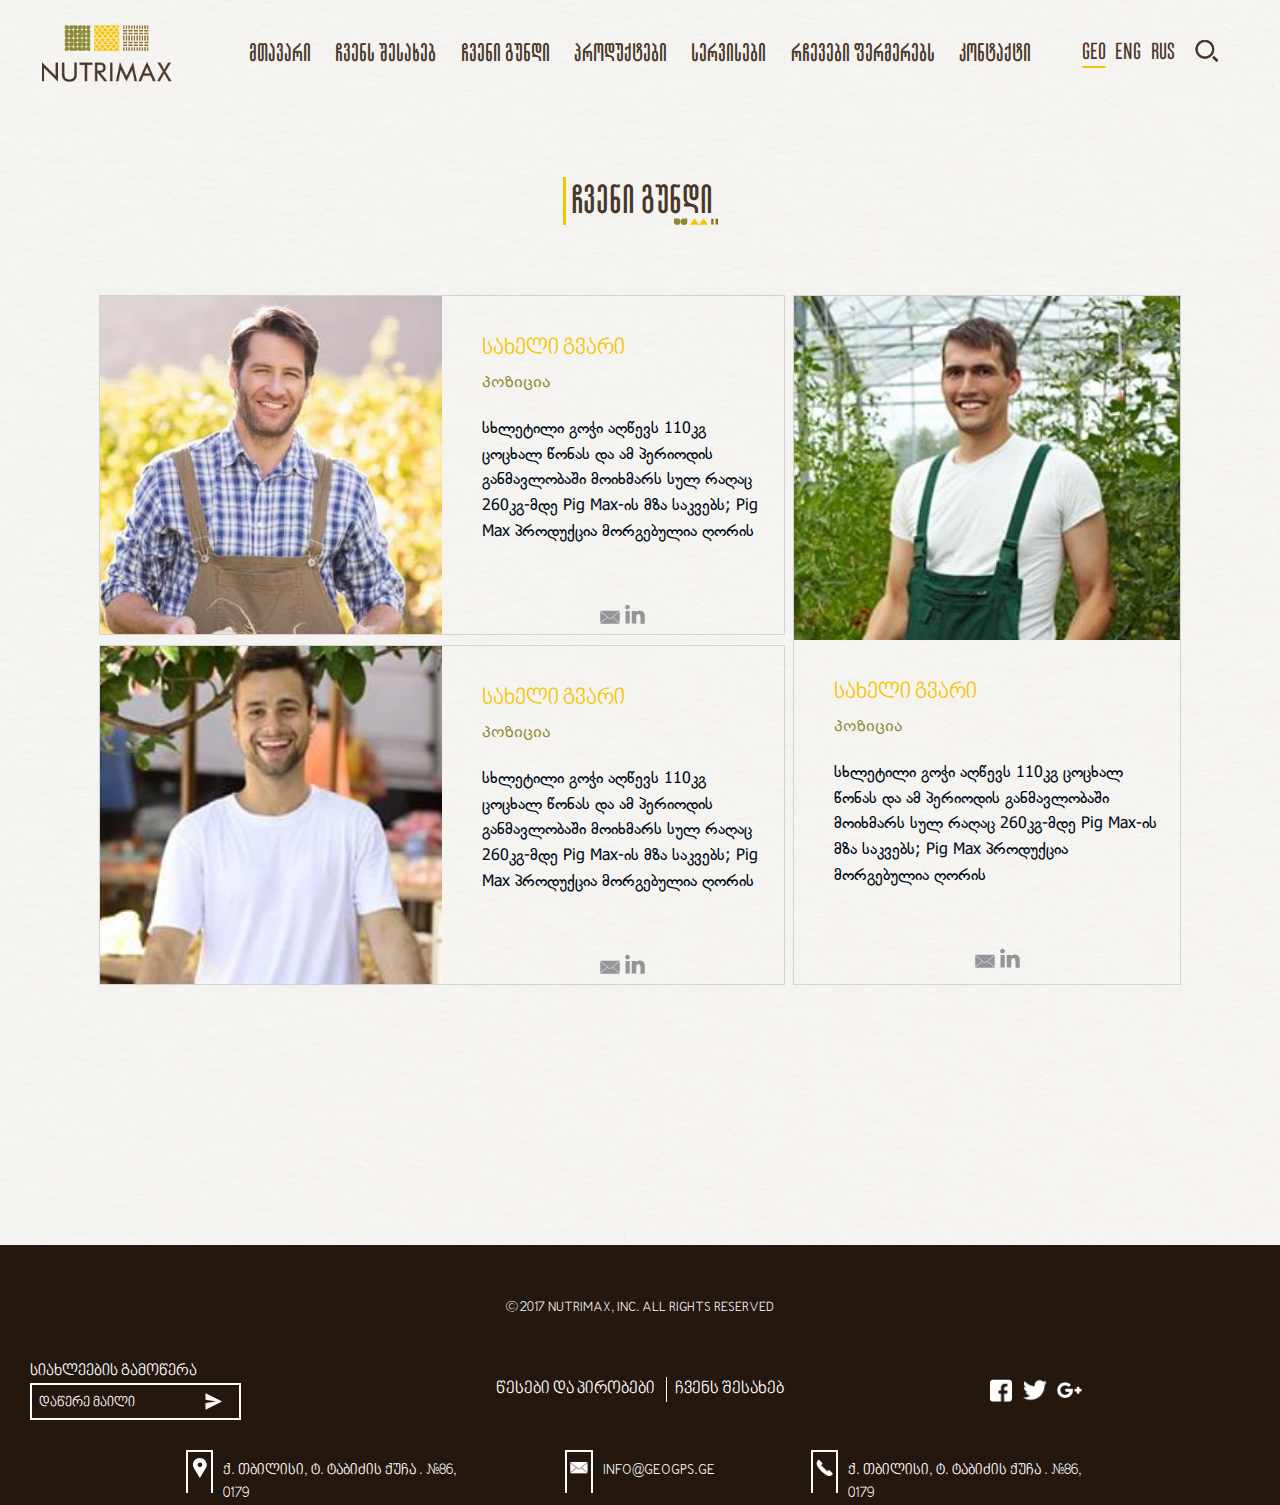
<file: out_team.html>
<!DOCTYPE html>
<html lang="en">
<head>
	<title>Nutrimax</title>
	 <meta charset="UTF-8">
   	 <meta name="viewport" content="width=device-width, initial-scale=1.0">
   	 	  <link rel="icon" href="images/tab_logo.jpg">

   	<link rel="stylesheet" href="assets/css/docs.theme.min.css">
    <link rel="stylesheet" href="assets/owlcarousel/assets/owl.carousel.min.css">
   	<link rel="stylesheet" type="text/css" href="css/bootstrap.css">
	<link rel="stylesheet" type="text/css" href="css/main.css">



</head>
<body>


<!-- Responsive Menu !!!  -->

<div class="resp_navigation_fluid">
	
	<div class="close_icon">
		<img src="images/hamburger_close.svg">
	</div>

				<div class="header_language_box_resp">
					<span class="active">GEO</span>
					<span>Eng</span>
					<span>Rus</span>
				</div>

		<div class="resp_navbar">
			<div class="header_navbar">
				<ul>
					<li><a href="index.html">მთავარი</a></li>
					<li><a href="about_use.html">ჩვენს შესახებ</a></li>
					<li><a href="out_team.html">ჩვენი გუნდი</a></li>
					<li><a href="products.html">პროდუქტები</a></li>
					<li><a href="services.html">სერვისები</a></li>
					<li><a href="farmers.html">რჩევები ფერმერებს</a></li>
					<li><a href="contact.html">კონტაქტი</a></li>
				</ul>
			</div>
		</div>
</div>



<div class="container-fluid our_team_fluid">

	<div class="container-fluid  header_fluid" id="mission">
<div class="row">

		<div class="col-lg-2 col-6">
			<div class="header_logo">
				<a href="index.html"><img src="images/main_logo.png"></a>
			</div>
		</div>

		<div class="col-lg-8 col-7 header_nav_col">
			<div class="header_nav">
				<ul>
					<li><a href="index.html">მთავარი</a></li>
					<li><a href="about_use.html">ჩვენს შესახებ</a></li>
					<li><a href="out_team.html">ჩვენი გუნდი</a></li>
					<li><a href="products.html">პროდუქტები</a></li>
					<li><a href="services.html">სერვისები</a></li>
					<li><a href="farmers.html">რჩევები ფერმერებს</a></li>
					<li><a href="contact.html">კონტაქტი</a></li>
				</ul>
			</div>
		</div>

		<div class="col-lg-2 col-6">
			<div class="header_language_search_box">

				<div class="header_language_box">
					<span class="active">GEO</span>
					<span>Eng</span>
					<span>Rus</span>
				</div>

				<div class="header_seach_box">
					<span id="header_search"><img src="images/search.png"></span>

					<div class="header_form">
						<form action="">
							<input type="search" name="">
						</form>
					</div>
				</div>


				<div class="hamburger_box">
					<img src="images/hamburger.svg">
				</div>
			</div>
		</div>

	</div>
</div>
<!-- // header end -->

	
	<div class="container our_team_container">
		
		<div class="row">
			<div class="col-12 d-flex justify-content-center">
				<div class="our_team_tittle">
					<h2>ჩვენი გუნდი</h2>
				</div>
			</div>
		</div>



		<div class="row our_team_row">
			
			<div class="col-md-7">
				
				<div class="our_team_content our_team_box_left">

					<div class="our_team_img">
						<img src="images/team3.jpg">
					</div>
					<div class="our_team_info">
						<h2>სახელი გვარი</h2>

						<h3>პოზიცია</h3>

						<p>სხლეტილი გოჭი აღწევს 110კგ ცოცხალ წონას და ამ პერიოდის განმავლობაში მოიხმარს სულ რაღაც
						260კგ-მდე Pig Max-ის მზა საკვებს;
						Pig Max პროდუქცია მორგებულია ღორის</p>

						<a href=""><span>
							<img src="images/convert_grey.png">
						</span>
						<span>
							<img src="images/linkdin.png">
						</span></a>
					</div>
				</div>


				<div class="our_team_content our_team_box_left">

					<div class="our_team_img">
						<img src="images/team2.jpg">
					</div>
					<div class="our_team_info">

						<h2>სახელი გვარი</h2>	
						<h3>პოზიცია</h3>

						<p>სხლეტილი გოჭი აღწევს 110კგ ცოცხალ წონას და ამ პერიოდის განმავლობაში მოიხმარს სულ რაღაც
						260კგ-მდე Pig Max-ის მზა საკვებს;
						Pig Max პროდუქცია მორგებულია ღორის</p>

						<a href=""><span>
							<img src="images/convert_grey.png">
						</span>
						<span>
							<img src="images/linkdin.png">
						</span></a>
					</div>
				</div>

			</div>




			<div class="col-md-4">
				
					<div class="our_team_content our_team_box_right">

					<div class="our_team_img">
						<img src="images/team1.jpg">
					</div>
					<div class="our_team_info">
						<h2>სახელი გვარი</h2>
						<h3>პოზიცია</h3>

						<p>სხლეტილი გოჭი აღწევს 110კგ ცოცხალ წონას და ამ პერიოდის განმავლობაში მოიხმარს სულ რაღაც
						260კგ-მდე Pig Max-ის მზა საკვებს;
						Pig Max პროდუქცია მორგებულია ღორის</p>

						<a href=""><span>
							<img src="images/convert_grey.png">
						</span>
						<span>
							<img src="images/linkdin.png">
						</span></a>
					</div>
				</div>

			</div>


		</div>

	</div>




</div>
		

<!-- // Footer !!!  -->


<div class="container-fluid footer_fluid">
	<div class="col-12 d-flex justify-content-center copyright_col">
		<div class="copyright_box text-center">
			<span>© 2017 NUTRIMAX, INC. ALL RIGHTS RESERVED</span>
		</div>
	</div>

	<div class="container footer_container">
		<div class="row">
			<div class="col-md-3 col-sm-12 ftr_rule_col">
				<div class="footer_mail_box">
					<span>სიახლეების გამოწერა</span>
					<div class="footer_send_meil">
						<input type="text" name="" placeholder="დაწერე მაილი">
						<button></button>
					</div>
				</div>
			</div>


			<div class="col-md-6 col-sm-12 ftr_rule_col">
				<div class="footer_cnt_box">
					<a href="">წესები და პირობები</a>
					<a href="">ჩვენს შესახებ</a>
				</div>
			</div>


			<div class="col-md-3 col-sm-12 ftr_rule_col footer_icons_col">
				<div class="footer_icons">
					<a href=""><img src="images/facebook.png"></a>
					<a href=""><img src="images/twitter.png"></a>
					<a href=""><img src="images/google.png"></a>
				</div>
			</div>
		</div>


		<div class="row justify-content-center footer_bot_row">
			<div class="col-md-3 col-sm-12">
				<div class="footer_address_box footer_address_left">
					<span><img src="images/location.png" width="23"></span>
					<span>ქ. თბილისი, ტ. ტაბიძის ქუჩა . #86, 0179</span>
				</div>
			</div>


			<div class="col-md-3 col-sm-12">
				<div class="footer_address_box footer_address_center">
					<span><img src="images/email.png" width="23"></span>
					<span>INFO@GEOGPS.GE</span>
				</div>
			</div>


			<div class="col-md-3 col-sm-12">
				<div class="footer_address_box footer_address_right">
					<span><img src="images/phone.png" width="23"></span>
					<span>ქ. თბილისი, ტ. ტაბიძის ქუჩა . #86, 0179</span>
				</div>
			</div>
		</div>
	</div>
</div>








 
<!-- <script src="https://ajax.googleapis.com/ajax/libs/jquery/2.2.0/jquery.min.js"></script> -->
<script src="js/jquery-3.3.1.min.js"></script>
<script src="assets/vendors/jquery.min.js"></script>
<script src="assets/owlcarousel/owl.carousel.js"></script>
<script src="js/bootstrap.bundle.js"></script>
<script src="js/bootstrap.js"></script>
<script src="js/main.js"></script>
</body>
</html>
</file>
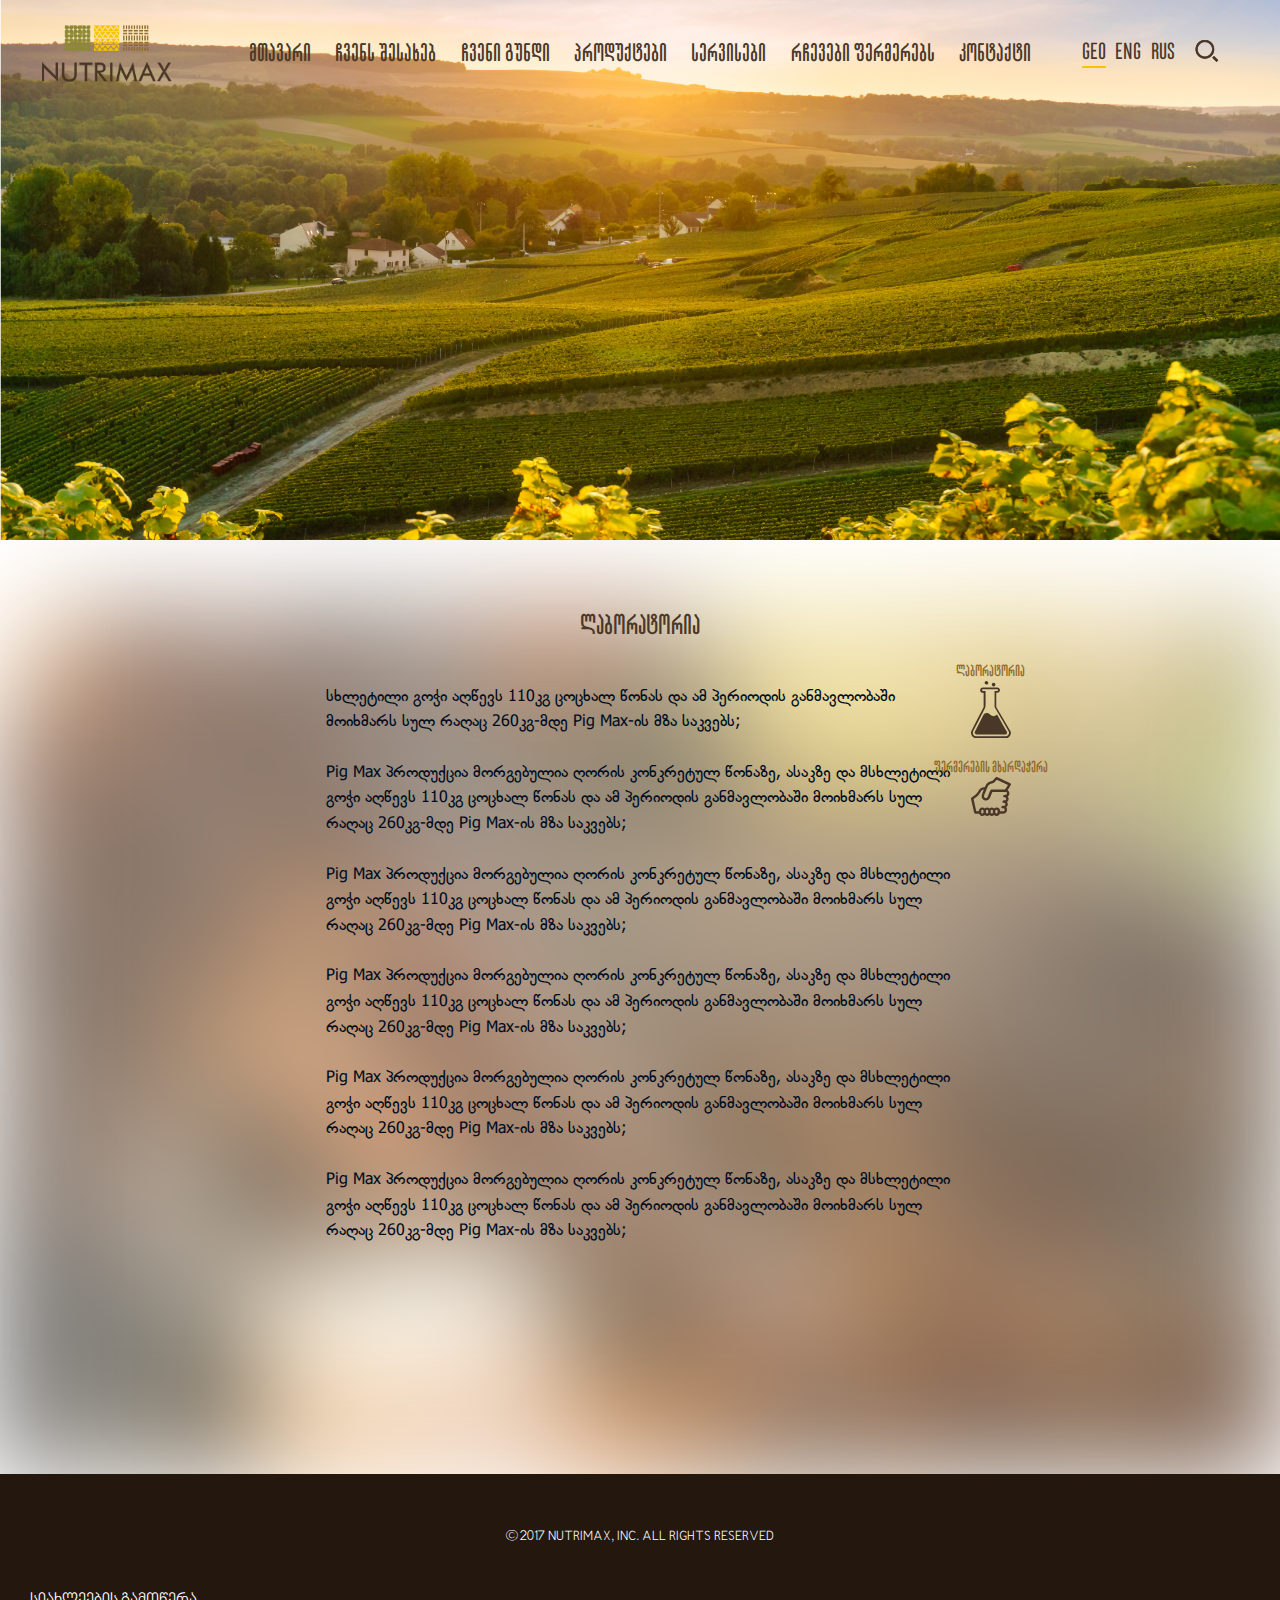
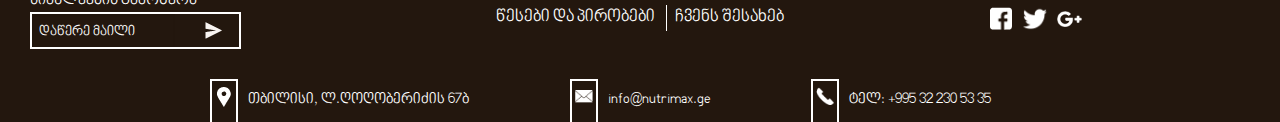
<file: services.html>
<!DOCTYPE html>
<html lang="en">
<head>
	<title>Nutrimax</title>
	 <meta charset="UTF-8">
   	 <meta name="viewport" content="width=device-width, initial-scale=1.0">
   	 	  <link rel="icon" href="images/tab_logo.jpg">

   	<link rel="stylesheet" href="assets/css/docs.theme.min.css">
    <link rel="stylesheet" href="assets/owlcarousel/assets/owl.carousel.min.css">
   	<link rel="stylesheet" type="text/css" href="css/bootstrap.css">
	<link rel="stylesheet" type="text/css" href="css/main.css">



</head>
<body>




<div class="resp_navigation_fluid">
	
	<div class="close_icon">
		<img src="images/hamburger_close.svg">
	</div>

				<div class="header_language_box_resp">
					<span class="active">GEO</span>
					<span>Eng</span>
					<span>Rus</span>
				</div>

		<div class="resp_navbar">
			<div class="header_navbar">
				<ul>
					<li><a href="index.html">მთავარი</a></li>
					<li><a href="about_use.html">ჩვენს შესახებ</a></li>
					<li><a href="out_team.html">ჩვენი გუნდი</a></li>
					<li><a href="products.html">პროდუქტები</a></li>
					<li><a href="services.html">სერვისები</a></li>
					<li><a href="farmers.html">რჩევები ფერმერებს</a></li>
					<li><a href="contact.html">კონტაქტი</a></li>
				</ul>
			</div>
		</div>
</div>




<div class="container-fluid services_fluid">

	<div class="container-fluid  header_fluid" id="mission">
		<div class="row">

		<div class="col-lg-2 col-6">
			<div class="header_logo">
				<a href="index.html"><img src="images/main_logo.png"></a>
			</div>
		</div>

		<div class="col-lg-8 col-7 header_nav_col">
			<div class="header_nav">
				<ul>
					<li><a href="index.html">მთავარი</a></li>
					<li><a href="about_use.html">ჩვენს შესახებ</a></li>
					<li><a href="out_team.html">ჩვენი გუნდი</a></li>
					<li><a href="products.html">პროდუქტები</a></li>
					<li><a href="services.html">სერვისები</a></li>
					<li><a href="farmers.html">რჩევები ფერმერებს</a></li>
					<li><a href="contact.html">კონტაქტი</a></li>
				</ul>
			</div>
		</div>

		<div class="col-lg-2 col-6">
			<div class="header_language_search_box">

				<div class="header_language_box">
					<span class="active">GEO</span>
					<span>Eng</span>
					<span>Rus</span>
				</div>

				<div class="header_seach_box">
					<span id="header_search"><img src="images/search.png"></span>

					<div class="header_form">
						<form action="">
							<input type="search" name="">
						</form>
					</div>
				</div>


				<div class="hamburger_box">
					<img src="images/hamburger.svg">
				</div>
			</div>
		</div>

	</div>
</div>

</div>


<div class="container-fluid service_fluid">
	
	

	<div class="container service_container">


	<div class="service_fix_icons">

		<div class="service_icon">
			<h2>ლაბორატორია</h2>

			<img src="images/serv_icon2.svg">

		</div>
			
		<div class="service_icon">
			<h2>ფერმერების მხარდაჭერა</h2>
			<img src="images/serv_icon1.svg">
			
		</div>

	</div>
		
	<div class="service_wrapp">	
		<div class="service_tittle">
			<h2>ლაბორატორია</h2>
		</div>
		<div class="row justify-content-center serv_row">
			<div class="col-12 col-lg-10">	
					
				<div class="service_text_box">	
					<p>სხლეტილი გოჭი აღწევს 110კგ ცოცხალ წონას და ამ პერიოდის განმავლობაში მოიხმარს სულ რაღაც 260კგ-მდე Pig Max-ის მზა საკვებს;
					</p>

					<p>Pig Max პროდუქცია მორგებულია ღორის კონკრეტულ წონაზე, ასაკზე და მსხლეტილი გოჭი აღწევს 110კგ ცოცხალ წონას და ამ პერიოდის განმავლობაში მოიხმარს სულ რაღაც 260კგ-მდე Pig Max-ის მზა საკვებს;</p>
					
					<p>Pig Max პროდუქცია მორგებულია ღორის კონკრეტულ წონაზე, ასაკზე და მსხლეტილი გოჭი აღწევს 110კგ ცოცხალ წონას და ამ პერიოდის განმავლობაში მოიხმარს სულ რაღაც 260კგ-მდე Pig Max-ის მზა საკვებს;</p>

					<p>Pig Max პროდუქცია მორგებულია ღორის კონკრეტულ წონაზე, ასაკზე და მსხლეტილი გოჭი აღწევს 110კგ ცოცხალ წონას და ამ პერიოდის განმავლობაში მოიხმარს სულ რაღაც 260კგ-მდე Pig Max-ის მზა საკვებს;</p>

					<p>Pig Max პროდუქცია მორგებულია ღორის კონკრეტულ წონაზე, ასაკზე და მსხლეტილი გოჭი აღწევს 110კგ ცოცხალ წონას და ამ პერიოდის განმავლობაში მოიხმარს სულ რაღაც 260კგ-მდე Pig Max-ის მზა საკვებს;</p>

					<p>Pig Max პროდუქცია მორგებულია ღორის კონკრეტულ წონაზე, ასაკზე და მსხლეტილი გოჭი აღწევს 110კგ ცოცხალ წონას და ამ პერიოდის განმავლობაში მოიხმარს სულ რაღაც 260კგ-მდე Pig Max-ის მზა საკვებს;</p>

				</div>
			</div>
		</div>
	</div>

	<div class="service_wrapp">	
		<div class="service_tittle">
			<h2>ფერმერის მხარდაჭერა</h2>
		</div>
		<div class="row">
			<div class="col-12">	
					
				<div class="service_text_box">	
					<p>სხლეტილი გოჭი აღწევს 110კგ ცოცხალ წონას და ამ პერიოდის განმავლობაში მოიხმარს სულ რაღაც 260კგ-მდე Pig Max-ის მზა საკვებს;
					</p>

					<p>Pig Max პროდუქცია მორგებულია ღორის კონკრეტულ წონაზე, ასაკზე და მსხლეტილი გოჭი აღწევს 110კგ ცოცხალ წონას და ამ პერიოდის განმავლობაში მოიხმარს სულ რაღაც 260კგ-მდე Pig Max-ის მზა საკვებს;</p>
					
					<p>Pig Max პროდუქცია მორგებულია ღორის კონკრეტულ წონაზე, ასაკზე და მსხლეტილი გოჭი აღწევს 110კგ ცოცხალ წონას და ამ პერიოდის განმავლობაში მოიხმარს სულ რაღაც 260კგ-მდე Pig Max-ის მზა საკვებს;</p>

					<p>Pig Max პროდუქცია მორგებულია ღორის კონკრეტულ წონაზე, ასაკზე და მსხლეტილი გოჭი აღწევს 110კგ ცოცხალ წონას და ამ პერიოდის განმავლობაში მოიხმარს სულ რაღაც 260კგ-მდე Pig Max-ის მზა საკვებს;</p>

					<p>Pig Max პროდუქცია მორგებულია ღორის კონკრეტულ წონაზე, ასაკზე და მსხლეტილი გოჭი აღწევს 110კგ ცოცხალ წონას და ამ პერიოდის განმავლობაში მოიხმარს სულ რაღაც 260კგ-მდე Pig Max-ის მზა საკვებს;</p>

					<p>Pig Max პროდუქცია მორგებულია ღორის კონკრეტულ წონაზე, ასაკზე და მსხლეტილი გოჭი აღწევს 110კგ ცოცხალ წონას და ამ პერიოდის განმავლობაში მოიხმარს სულ რაღაც 260კგ-მდე Pig Max-ის მზა საკვებს;</p>

				</div>
			</div>
		</div>
	</div>


	</div>
</div>








		



<!-- Products !!!  -->


<!-- // Footer !!!  -->

<div class="container-fluid footer_fluid">
	<div class="col-12 d-flex justify-content-center copyright_col">
		<div class="copyright_box text-center">
			<span>© 2017 NUTRIMAX, INC. ALL RIGHTS RESERVED</span>
		</div>
	</div>

	<div class="container footer_container">
		<div class="row">
			<div class="col-md-3 col-sm-12 ftr_rule_col">
				<div class="footer_mail_box">
					<span>სიახლეების გამოწერა</span>
					<div class="footer_send_meil">
						<input type="text" name="" placeholder="დაწერე მაილი">
						<button></button>
					</div>
				</div>
			</div>


			<div class="col-md-6 col-sm-12 ftr_rule_col">
				<div class="footer_cnt_box">
					<a href="">წესები და პირობები</a>
					<a href="">ჩვენს შესახებ</a>
				</div>
			</div>


			<div class="col-md-3 col-sm-12 ftr_rule_col footer_icons_col">
				<div class="footer_icons">
					<a href=""><img src="images/facebook.png"></a>
					<a href=""><img src="images/twitter.png"></a>
					<a href=""><img src="images/google.png"></a>
				</div>
			</div>
		</div>


		<div class="row justify-content-center footer_bot_row">
			<div class="col-md-3 col-sm-12">
				<div class="footer_address_box footer_address_left">
					<span><img src="images/location.png" width="23"></span>
					<span>თბილისი, ლ.ღოღობერიძის 67ბ</span>
				</div>
			</div>


			<div class="col-md-3 col-sm-12">
				<div class="footer_address_box footer_address_center">
					<span><img src="images/email.png" width="23"></span>
					<span>info@nutrimax.ge</span>
				</div>
			</div>


			<div class="col-md-3 col-sm-12">
				<div class="footer_address_box footer_address_right">
					<span><img src="images/phone.png" width="23"></span>
					<span>ტელ: +995 32 230 53 35</span>
				</div>
			</div>
		</div>
	</div>
</div>







 
<!-- <script src="https://ajax.googleapis.com/ajax/libs/jquery/2.2.0/jquery.min.js"></script> -->
<script src="js/jquery-3.3.1.min.js"></script>
<script src="assets/vendors/jquery.min.js"></script>
<script src="assets/owlcarousel/owl.carousel.js"></script>
<script src="js/bootstrap.bundle.js"></script>
<script src="js/bootstrap.js"></script>
<script src="js/main.js"></script>
</body>
</html>
</file>
<file: css/main.css>
@charset "UTF-8";
/* Basic Reset */
*,
*::before,
*::after {
  margin: 0;
  padding: 0;
  box-sizing: border-box;
  outline: none;
  list-style-type: none;
  border: none;
  text-decoration: none; }

*:focus {
  outline: none; }

ul, h1, h2, h3, h4 {
  margin: 0px; }

li {
  list-style-type: none; }

a {
  text-decoration: none; }

a:hover {
  text-decoration: none; }

::-webkit-scrollbar {
  width: 8px; }

/* Track */
::-webkit-scrollbar-track {
  border-radius: 8px; }

/* Handle */
::-webkit-scrollbar-thumb {
  background-color: #F5C400;
  border-radius: 10px; }

@font-face {
  font-family: 'Conv_gl-gordeziani-medium';
  src: url("../fonts/gl-gordeziani-medium.eot");
  src: local("☺"), url("../fonts/gl-gordeziani-medium.woff") format("woff"), url("../fonts/gl-gordeziani-medium.ttf") format("truetype"), url("../fonts/gl-gordeziani-medium.svg") format("svg");
  font-weight: normal;
  font-style: normal; }
@font-face {
  font-family: 'Conv_gl-gordeziani-bold';
  src: url("../fonts/gl-gordeziani-bold.eot");
  src: local("☺"), url("fonts/gl-gordeziani-bold.woff") format("woff"), url("../fonts/gl-gordeziani-bold.ttf") format("truetype"), url("../fonts/gl-gordeziani-bold.svg") format("svg");
  font-weight: normal;
  font-style: normal; }
@font-face {
  font-family: 'Conv_bpg_mrgvlovani_2009';
  src: url("../fonts/bpg_mrgvlovani_2009.eot");
  src: local("☺"), url("../fonts/bpg_mrgvlovani_2009.woff") format("woff"), url("../fonts/bpg_mrgvlovani_2009.ttf") format("truetype"), url("../fonts/bpg_mrgvlovani_2009.svg") format("svg");
  font-weight: normal;
  font-style: normal; }
@font-face {
  font-family: 'Conv_bpg_nino_mtavruli_normal';
  src: url("../fonts/bpg_nino_mtavruli_normal.eot");
  src: local("☺"), url("../fonts/bpg_nino_mtavruli_normal.woff") format("woff"), url("../fonts/bpg_nino_mtavruli_normal.ttf") format("truetype"), url("../fonts/bpg_nino_mtavruli_normal.svg") format("svg");
  font-weight: normal;
  font-style: normal; }
@font-face {
  font-family: 'Conv_BPG_Tahoma_Glaho';
  src: url("../fonts/BPG_Tahoma_Glaho.eot");
  src: local("☺"), url("../fonts/BPG_Tahoma_Glaho.woff") format("woff"), url("../fonts/BPG_Tahoma_Glaho.ttf") format("truetype"), url("../fonts/BPG_Tahoma_Glaho.svg") format("svg");
  font-weight: normal;
  font-style: normal; }
@font-face {
  font-family: 'Conv_bpg_mrgvlovani_caps_2010';
  src: url("../fonts/bpg_mrgvlovani_caps_2010.eot");
  src: local("☺"), url("fonts/bpg_mrgvlovani_caps_2010.woff") format("woff"), url("../fonts/bpg_mrgvlovani_caps_2010.ttf") format("truetype"), url("../fonts/bpg_mrgvlovani_caps_2010.svg") format("svg");
  font-weight: normal;
  font-style: normal; }
.header_fluid {
  padding: 0 50px;
  /*position: absolute;
  top: 0;
  left: 0;*/ }
  .header_fluid .header_logo {
    display: flex;
    justify-content: center;
    align-items: center;
    padding: 25px 5px; }
    .header_fluid .header_logo a {
      display: block; }
      .header_fluid .header_logo a img {
        width: 130px;
        height: auto; }
  .header_fluid .header_nav {
    height: 100%;
    width: 90%;
    margin: 0 auto; }
    .header_fluid .header_nav ul {
      display: flex;
      justify-content: space-between;
      align-items: center;
      height: 100%; }
      .header_fluid .header_nav ul a {
        font-size: 27px;
        color: #493728;
        position: relative;
        font-family: 'Conv_gl-gordeziani-medium'; }
        .header_fluid .header_nav ul a:after {
          position: absolute;
          content: "";
          width: 0;
          height: 2px;
          border-radius: 20px;
          background-color: #F5C400;
          top: 32px;
          left: 50%;
          transition: all .4s; }
        .header_fluid .header_nav ul a:hover:after {
          width: 100%;
          left: 0; }
  .header_fluid .header_language_search_box {
    height: 100%;
    display: flex;
    align-items: center; }
    .header_fluid .header_language_search_box .header_language_box span:not(:last-child) {
      margin-right: 5px; }
    .header_fluid .header_language_search_box .header_language_box span {
      color: #493728;
      position: relative;
      cursor: pointer;
      font-family: 'Conv_gl-gordeziani-medium';
      font-size: 25px;
      display: inline-block; }
      .header_fluid .header_language_search_box .header_language_box span.active {
        position: relative; }
        .header_fluid .header_language_search_box .header_language_box span.active:after {
          position: absolute;
          content: "";
          width: 100%;
          height: 2px;
          border-radius: 20px;
          background-color: #F5C400;
          top: 30px;
          left: 0;
          transition: all 0.4s; }
    .header_fluid .header_language_search_box .header_seach_box {
      margin-bottom: 5px; }
      .header_fluid .header_language_search_box .header_seach_box span {
        cursor: pointer;
        padding-left: 20px; }
        .header_fluid .header_language_search_box .header_seach_box span img {
          width: 24px;
          transition: .4s; }

/*// responsive*/
@media only screen and (max-width: 1500px) {
  .header_fluid .header_nav {
    width: 95%; }

  .header_fluid .header_nav ul a {
    font-size: 25px; }

  .header_fluid .header_language_search_box .header_language_box span {
    font-size: 23px; }

  .header_fluid {
    padding: 0 0px; } }
@media only screen and (max-width: 1200px) {
  .header_fluid .header_logo a img {
    width: 120px; }

  .header_fluid .header_nav ul a {
    font-size: 21px; }

  .header_fluid .header_language_search_box .header_language_box span {
    font-size: 20px; } }
.footer_fluid {
  background-color: #23170e;
  padding-top: 50px; }
  .footer_fluid .copyright_box span {
    color: #fff;
    font-size: 14px;
    font-family: 'Conv_bpg_nino_mtavruli_normal'; }
  .footer_fluid .footer_container {
    max-width: 1376px;
    padding-top: 40px; }
    .footer_fluid .footer_container .footer_bot_row {
      margin-top: 30px; }
    .footer_fluid .footer_container .footer_address_box {
      display: flex; }
      .footer_fluid .footer_container .footer_address_box.footer_address_left {
        justify-content: flex-end; }
      .footer_fluid .footer_container .footer_address_box.footer_address_center {
        justify-content: center; }
      .footer_fluid .footer_container .footer_address_box span:first-child {
        display: inline-block;
        border: 2px solid #fff;
        border-bottom: none;
        padding: 3px;
        height: 43px; }
        .footer_fluid .footer_container .footer_address_box span:first-child img {
          width: 18px;
          object-fit: scale-down; }
      .footer_fluid .footer_container .footer_address_box span:last-child {
        color: #fff;
        font-size: 15px;
        padding-left: 10px;
        padding-top: 10px;
        font-family: 'Conv_bpg_nino_mtavruli_normal'; }
    .footer_fluid .footer_container .footer_icons {
      height: 100%;
      display: flex;
      align-items: center;
      max-width: 270px;
      /* justify-content: space-between; */
      margin-left: auto; }
      .footer_fluid .footer_container .footer_icons a {
        padding-left: 10px; }
        .footer_fluid .footer_container .footer_icons a img {
          width: 25px; }
    .footer_fluid .footer_container .footer_mail_box span {
      display: block;
      font-size: 16px;
      color: #fff;
      font-family: 'Conv_bpg_nino_mtavruli_normal'; }
    .footer_fluid .footer_container .footer_mail_box a {
      color: #fff;
      font-size: 14px;
      display: block;
      width: 180px;
      height: 30px;
      background-image: url(../images/send_btn.png);
      background-size: 12% 68%;
      background-position: 97% center;
      background-repeat: no-repeat;
      padding: 5px 5px;
      border: 2px solid #fff;
      font-family: 'Conv_bpg_nino_mtavruli_normal';
      transition: all .4s; }
    .footer_fluid .footer_container .footer_mail_box .footer_send_meil {
      display: flex; }
      .footer_fluid .footer_container .footer_mail_box .footer_send_meil input {
        outline: none;
        background-color: transparent;
        border: 2px solid #fff;
        border-right: none;
        color: #fff;
        font-family: 'Conv_bpg_nino_mtavruli_normal';
        margin: 0;
        width: 145px;
        padding: 4px 7px 0px; }
      .footer_fluid .footer_container .footer_mail_box .footer_send_meil input::placeholder {
        color: #fff; }
      .footer_fluid .footer_container .footer_mail_box .footer_send_meil button {
        background-color: transparent;
        border: none;
        outline: none;
        background-position: 30px center;
        background-image: url(../images/send_btn.png);
        background-repeat: no-repeat;
        border: 2px solid #fff;
        border-left: none;
        width: 40px; }
    .footer_fluid .footer_container .footer_cnt_box {
      display: flex;
      justify-content: center;
      height: 100%;
      align-items: center; }
      .footer_fluid .footer_container .footer_cnt_box a {
        font-size: 17px;
        color: #fff;
        font-family: 'Conv_bpg_nino_mtavruli_normal'; }
        .footer_fluid .footer_container .footer_cnt_box a:not(:last-child) {
          padding-right: 20px;
          position: relative; }
          .footer_fluid .footer_container .footer_cnt_box a:not(:last-child):after {
            content: "";
            position: absolute;
            top: 0;
            right: 8px;
            width: 1px;
            height: 100%;
            background-color: #fff; }

/*// responsive*/
@media only screen and (max-width: 1200px) {
  .footer_icons_col {
    display: flex;
    justify-content: flex-end; }

  .footer_fluid .copyright_box span {
    font-size: 12px; }

  .footer_fluid .footer_container .footer_mail_box span {
    font-size: 13px; }

  .footer_fluid .footer_container .footer_mail_box a {
    font-size: 11px; }

  .footer_fluid .footer_container .footer_cnt_box a {
    font-size: 14px; }

  .footer_fluid .footer_container .footer_cnt_box a {
    font-size: 14px; } }
@media only screen and (max-width: 767px) {
  .footer_fluid .footer_container .footer_mail_box span {
    font-size: 12px; }

  .ftr_rule_col {
    display: flex;
    justify-content: center;
    margin-bottom: 20px; }

  .footer_fluid .footer_container .footer_mail_box a {
    width: 127px;
    margin-bottom: 15px; }

  .footer_icons_col {
    order: -1; }

  .footer_mail_box {
    display: flex;
    flex-direction: column;
    align-items: center;
    justify-content: center; }

  .footer_fluid .footer_container .footer_mail_box a {
    margin-bottom: 0px; }

  .footer_fluid .footer_container .footer_bot_row {
    margin-top: 10px; }

  .footer_fluid {
    position: relative;
    display: flex;
    flex-direction: column; }

  .copyright_col {
    order: 1;
    margin: 17px 0 0px; }

  .footer_fluid .footer_container {
    padding-top: 0px; }

  .footer_fluid {
    padding-top: 0px;
    padding: 15px 0; }

  .footer_fluid .footer_container .footer_address_box.footer_address_left {
    justify-content: center;
    align-items: center; }

  .footer_fluid .footer_container .footer_address_box {
    display: flex;
    justify-content: center;
    align-items: center; }

  .footer_fluid .footer_container .footer_address_box span:first-child {
    border: unset; }

  .footer_fluid .footer_container .footer_address_box span:first-child {
    padding: unset;
    height: unset; }

  .footer_fluid .footer_container .footer_icons {
    margin-left: unset; } }
@media only screen and (max-width: 576px) {
  .footer_fluid .footer_container .footer_address_box span:first-child {
    border: unset; }

  .footer_fluid .footer_container .footer_address_box.footer_address_left {
    justify-content: center;
    align-items: center; }

  .footer_fluid .footer_container .footer_address_box {
    display: flex;
    justify-content: center;
    align-items: center; }

  .footer_fluid .footer_container .footer_address_box span:first-child {
    padding: unset;
    height: unset; } }
.for_about {
  display: none !important; }

.about_content_tabs_box {
  position: fixed;
  top: 50%;
  right: 2%;
  transform: translateY(-50%);
  z-index: 1; }
  .about_content_tabs_box .about_content_tabs_tittle {
    margin-bottom: 10px; }
    .about_content_tabs_box .about_content_tabs_tittle h4 {
      color: #8D6A29;
      font-size: 20px;
      font-family: 'Conv_gl-gordeziani-medium'; }
  .about_content_tabs_box .about_content_tabs.active {
    transform: scale(1.2); }
    .about_content_tabs_box .about_content_tabs.active img {
      transition: .4s;
      transform: scale(1.2); }
  .about_content_tabs_box .about_content_tabs:not(:last-child) {
    margin-bottom: 20px; }
  .about_content_tabs_box .about_content_tabs a {
    display: block;
    text-align: center; }
    .about_content_tabs_box .about_content_tabs a img {
      width: 50px; }

.about_fluid {
  position: relative;
  background-image: url("../images/about_bg.png");
  background-size: contain; }
  .about_fluid .about_container {
    max-width: 1455px; }
    .about_fluid .about_container > .row:not(:first-child) {
      padding: 250px 0; }
    .about_fluid .about_container .about_inside_about_row {
      padding: 100px 0 !important; }
    .about_fluid .about_container .about_news_tittle {
      display: flex;
      align-items: center;
      flex-direction: column; }
      .about_fluid .about_container .about_news_tittle h3 {
        color: #8C8934;
        font-size: 51px;
        font-family: 'Conv_gl-gordeziani-bold'; }
    .about_fluid .about_container .about_news_text {
      border-left: 3px solid #8C8934;
      padding: 52px 25px; }
      .about_fluid .about_container .about_news_text p {
        font-size: 16px;
        color: #000D20;
        font-family: 'Conv_BPG_Tahoma_Glaho'; }
    .about_fluid .about_container .about_quality_text {
      padding: 45px 20px;
      border-right: 3px solid #F5C400; }
      .about_fluid .about_container .about_quality_text p {
        color: #000D20;
        font-size: 16px;
        font-family: 'Conv_BPG_Tahoma_Glaho'; }
    .about_fluid .about_container .about_qualiti_tittle {
      display: flex;
      flex-direction: column;
      align-items: flex-start;
      justify-content: center;
      height: 100%; }
      .about_fluid .about_container .about_qualiti_tittle h3 {
        color: #F5C400;
        font-size: 47px;
        font-family: 'Conv_gl-gordeziani-bold'; }
      .about_fluid .about_container .about_qualiti_tittle img {
        padding-left: 50px; }
    .about_fluid .about_container .about_knowhow_box {
      display: flex;
      flex-direction: column;
      align-items: center;
      justify-content: flex-end; }
      .about_fluid .about_container .about_knowhow_box h3 {
        color: #8D6A29;
        font-size: 51px;
        font-family: 'Conv_gl-gordeziani-bold'; }
    .about_fluid .about_container .about_knowhow_text {
      border-left: 3px solid #8D6A29;
      padding: 51px 26px; }
      .about_fluid .about_container .about_knowhow_text p {
        color: #000D20;
        font-size: 16px;
        font-family: 'Conv_BPG_Tahoma_Glaho'; }
    .about_fluid .about_container .about_partners_box {
      border-right: 3px solid #8C8934;
      padding: 30px 0px; }
      .about_fluid .about_container .about_partners_box p {
        color: #000D20;
        font-size: 16px;
        font-family: 'Conv_BPG_Tahoma_Glaho'; }
    .about_fluid .about_container .about_partners_tittle {
      display: flex;
      flex-direction: column;
      align-items: center;
      justify-content: center;
      height: 100%; }
      .about_fluid .about_container .about_partners_tittle h3 {
        font-size: 47px;
        color: #8C8934;
        font-family: 'Conv_gl-gordeziani-bold'; }
    .about_fluid .about_container .about_inside_tittle {
      text-align: center;
      display: flex;
      flex-direction: column;
      justify-content: center;
      align-items: center;
      height: 100%; }
      .about_fluid .about_container .about_inside_tittle h3 {
        color: #F5C400;
        font-family: 'Conv_gl-gordeziani-bold';
        font-size: 51px; }
    .about_fluid .about_container .about_inside_about {
      border-left: 3px solid #F5C400;
      padding: 15px 30px; }
      .about_fluid .about_container .about_inside_about p {
        font-size: 16px;
        font-family: 'Conv_BPG_Tahoma_Glaho';
        color: #000D20; }
        .about_fluid .about_container .about_inside_about p:last-child {
          margin-bottom: 0px; }
      .about_fluid .about_container .about_inside_about li {
        font-size: 16px;
        font-family: 'Conv_BPG_Tahoma_Glaho';
        color: #000D20; }
        .about_fluid .about_container .about_inside_about li:not(:last-child) {
          margin-bottom: 20px; }
    .about_fluid .about_container .about_tittle_row {
      margin: 30px 0; }
    .about_fluid .about_container .about_tittle {
      border-left: 3px solid #F5C400;
      padding: 0 5px;
      background-image: url(../images/tittle_bord.png);
      background-repeat: no-repeat;
      background-position: right bottom; }
      .about_fluid .about_container .about_tittle h2 {
        color: #493728;
        font-size: 40px;
        font-family: 'Conv_gl-gordeziani-medium'; }
    .about_fluid .about_container .mission_box {
      border-right: 3px solid #8C8934;
      padding: 95px 20px; }
      .about_fluid .about_container .mission_box p {
        font-family: 'Conv_BPG_Tahoma_Glaho';
        font-size: 16px;
        color: #000D20; }
    .about_fluid .about_container .mission_img_box {
      text-align: center; }
      .about_fluid .about_container .mission_img_box h3 {
        font-size: 51px;
        font-family: 'Conv_gl-gordeziani-bold';
        color: #8C8934; }

.news_fluid {
  position: relative;
  background-image: url(../images/about_bg.png);
  background-size: cover;
  background-repeat: no-repeat;
  padding-bottom: 150px; }
  .news_fluid .news_in_container .new_col {
    margin-bottom: 20px; }
  .news_fluid .news_in_container .news_tittle {
    border-left: 3px solid #F5C400;
    padding: 0 5px;
    background-image: url(../images/tittle_bord.png);
    background-repeat: no-repeat;
    background-position: right bottom;
    margin: 60px 0; }
    .news_fluid .news_in_container .news_tittle h2 {
      color: #493728;
      font-size: 40px;
      font-family: 'Conv_gl-gordeziani-medium'; }

.news_box {
  display: flex;
  box-shadow: 3px 4px 7px 0px #0000001f; }
  .news_box .news_img_box {
    width: 50%;
    max-height: 355px; }
    .news_box .news_img_box a {
      display: block;
      height: 100%; }
      .news_box .news_img_box a img {
        width: 100%;
        height: 100%;
        background-size: cover;
        transition: all .4s;
        object-fit: cover; }
  .news_box .news_info_box {
    width: 50%;
    padding: 40px 15px 15px;
    background-color: #fff; }
    .news_box .news_info_box a {
      font-size: 21px;
      text-align: right;
      color: #000;
      display: block;
      font-family: 'Conv_gl-gordeziani-medium'; }
    .news_box .news_info_box .news_info_text {
      height: 90%;
      display: flex;
      flex-direction: column;
      justify-content: flex-start; }
      .news_box .news_info_box .news_info_text h3 {
        color: #000;
        font-size: 24px;
        text-align: center;
        font-family: 'Conv_gl-gordeziani-medium'; }
      .news_box .news_info_box .news_info_text p {
        color: #000;
        font-size: 13px;
        margin-top: 20px;
        font-family: "Conv_bpg_mrgvlovani_2009"; }

.header_fluid {
  position: relative;
  z-index: 100; }

.news_inside_fluid {
  /*    background-image: radial-gradient(rgba(255, 255, 255, 0.6),
       rgba(255, 255, 255, 0.6)), url(../images/ingredient_bg.jpg);
  background-repeat: no-repeat;
  background-size: cover;*/
  /*	filter: blur(8px);*/
  height: 100vh;
  position: relative;
  z-index: 100; }
  .news_inside_fluid:after {
    content: "";
    position: absolute;
    top: 0;
    left: 0;
    filter: blur(8px);
    width: 100%;
    filter: blur(8px);
    height: 100%;
    background-image: radial-gradient(rgba(255, 255, 255, 0.6), rgba(255, 255, 255, 0.6)), url(../images/ingredient_bg.jpg); }
  .news_inside_fluid .news_inside_container .news_main_wrapper {
    width: 100%;
    margin: 55px auto 0;
    padding: 40px 40px 80px 40px;
    position: relative;
    overflow: hidden;
    z-index: 100; }
  .news_inside_fluid .news_inside_container .news_main_box {
    width: 100%;
    height: 100%; }
    .news_inside_fluid .news_inside_container .news_main_box .news_main_box_content_text p {
      color: #000D20;
      font-family: 'Conv_BPG_Tahoma_Glaho';
      font-size: 16px; }
    .news_inside_fluid .news_inside_container .news_main_box .news_main_box_content .news_tittlex h2 {
      color: #493728;
      font-size: 28px;
      font-family: 'Conv_gl-gordeziani-medium'; }

/*// about responsive*/
@media only screen and (max-width: 1600px) {
  .about_partners_tittle {
    padding-right: 5vw; } }
@media only screen and (max-width: 1024px) {
  .about_fluid .about_container .about_tittle h2 {
    font-size: 30px; }

  .about_fluid .about_container .mission_box p {
    font-size: 13px; }

  .about_fluid .about_container .mission_box {
    border-right: 3px solid #8C8934;
    padding: 41px 20px; }

  .about_fluid .about_container .mission_img_box h3 {
    font-size: 31px; }

  .about_fluid .about_container .mission_img_box img {
    width: 100px; }

  .about_fluid .about_container .mission_img_box {
    display: flex;
    flex-direction: column;
    justify-content: center;
    align-items: center;
    height: 100%; }

  .about_fluid .about_container > .row:not(:first-child) {
    padding: 160px 0; }

  .about_fluid .about_container .about_inside_about p {
    font-size: 13px;
    font-family: 'Conv_BPG_Tahoma_Glaho';
    color: #000D20; }

  .about_fluid .about_container .about_partners_box p {
    color: #000D20;
    font-size: 13px;
    font-family: 'Conv_BPG_Tahoma_Glaho'; }

  .about_fluid .about_container .about_knowhow_text p {
    color: #000D20;
    font-size: 13px;
    font-family: 'Conv_BPG_Tahoma_Glaho'; }

  .about_fluid .about_container .about_quality_text p {
    color: #000D20;
    font-size: 13px;
    font-family: 'Conv_BPG_Tahoma_Glaho'; }

  .about_fluid .about_container .about_news_text p {
    font-size: 13px;
    color: #000D20;
    font-family: 'Conv_BPG_Tahoma_Glaho'; }

  .about_container .row h3 {
    font-size: 31px !important; }

  .about_container .row img {
    width: 100px !important; }

  .about_fluid .about_container .about_partners_box {
    padding: 30px 20px; }

  .about_fluid .about_container .about_qualiti_tittle img {
    padding-left: 0px; }

  .about_fluid .about_container .about_news_tittle {
    height: 100%;
    justify-content: center; } }
@media only screen and (max-width: 992px) {
  .mission_row .col-11 {
    padding-left: 0px;
    padding-right: 30px; }

  .about_inside_about_row .col-11, .about_inside_about_row .col-10 {
    padding-left: 0px;
    padding-right: 30px; }

  .about_partners_row .col-11 {
    padding-left: 0px;
    padding-right: 30px; }

  .about_knowhow_row .col-11 {
    padding-left: 0px;
    padding-right: 30px; }

  .about_quality_row .col-11 {
    padding-left: 0px;
    padding-right: 30px; }

  .about_news_row .col-11 {
    padding-left: 0px;
    padding-right: 30px; }

  .about_fluid .about_container .mission_box {
    border: unset; }

  .about_content_tabs_box .about_content_tabs a img {
    width: 40px; }

  .mission_row {
    flex-direction: column-reverse; }

  .about_container .row img {
    width: 80px !important; }

  .about_fluid .about_container .about_inside_about {
    border: unset; }

  .about_fluid .about_container .about_partners_box {
    border-right: unset; }

  .about_partners_row {
    flex-direction: column-reverse; }

  .about_fluid .about_container .about_partners_tittle {
    text-align: center; }

  .about_fluid .about_container .about_knowhow_text {
    border-left: unset; }

  .about_fluid .about_container .about_knowhow_box {
    justify-content: center;
    text-align: center;
    width: 100%; }

  .about_fluid .about_container .about_quality_text {
    border-right: unset; }

  .about_quality_row {
    flex-direction: column-reverse; }

  .about_fluid .about_container .about_qualiti_tittle {
    align-items: center; }

  .about_fluid .about_container .about_news_text {
    border-left: unset;
    padding: 52px 25px; }

  .about_news_row {
    justify-content: flex-start !important; }

  .about_fluid .about_container > .row:not(:first-child) {
    padding: 90px 0; }

  .news_fluid .news_in_container .news_tittle h2 {
    font-size: 30px; }

  .news_inside_fluid {
    height: unset; }

  .news_inside_fluid .news_inside_container .news_main_box .news_main_box_content_text p {
    font-size: 14px; }

  .news_inside_fluid .news_inside_container .news_main_wrapper {
    padding: 40px 10px 78px 10px; }

  .new_rw {
    padding-left: 0px;
    padding-right: 0px; }

  .news_tittlex {
    margin: 15px 0; } }
@media (min-width: 768px) {
  .container {
    max-width: 790px; } }
@media only screen and (max-width: 576px) {
  .about_fluid .about_container .about_inside_about li {
    font-size: 13px; }

  .about_container .row h3 {
    font-size: 23px !important; }

  .about_content_tabs_box .about_content_tabs a img {
    width: 30px; }

  .about_fluid .about_container > .row:not(:first-child) {
    padding: 50px 0; }

  .about_fluid .about_container .mission_box {
    padding: 25px 0px; }

  .about_fluid .about_container .about_inside_about {
    padding: 15px 0px; }

  .about_fluid .about_container .about_partners_box {
    padding: 30px 0px; }

  .about_fluid .about_container .about_knowhow_text {
    padding: 51px 0px; }

  .about_fluid .about_container .about_quality_text {
    padding: 30px 27px 0px 0px; }

  .about_fluid .about_container .about_news_text {
    padding: 52px 0px; }

  .about_content_tabs_box {
    right: 1%; }

  .news_box .news_info_box .news_info_text h3 {
    font-size: 19px; }

  .news_box .news_info_box .news_info_text p {
    font-size: 11px; }

  .news_box .news_info_box a {
    font-size: 19px; }

  .new_col {
    padding-left: 0px;
    padding-right: 0px; }

  .about_content_tabs_box .about_content_tabs_tittle h4 {
    font-size: 18px; }

  .about_content_tabs_box .about_content_tabs a img {
    width: 27px; } }
@media only screen and (max-width: 425px) {
  .news_box .news_info_box .news_info_text p {
    font-size: 9px; }

  .news_box .news_info_box {
    padding: 12px 13px 9px; }

  .news_box .news_img_box {
    max-height: unset; }

  .news_box .news_info_box a {
    font-size: 16px; } }
@media (min-width: 768px) {
  .news_in_container {
    max-width: 1179px !important; } }
.farmers_fluid {
  background-image: url("../images/Asset 1.png");
  height: 60vh;
  background-position: center center;
  background-size: cover; }

.farmer_info_fluid {
  background-image: url("../images/about_bg.png");
  background-repeat: no-repeat;
  background-size: cover; }

.farmers_container {
  text-align: center; }
  .farmers_container .farmers_main_tittle {
    border-left: 3px solid #F5C400;
    padding: 0 5px;
    background-image: url(../images/tittle_bord.png);
    background-repeat: no-repeat;
    background-position: right bottom;
    display: inline-block;
    margin-top: 70px;
    margin-bottom: 40px; }
    .farmers_container .farmers_main_tittle h2 {
      color: #493728;
      font-size: 40px;
      font-family: 'Conv_gl-gordeziani-medium'; }
  .farmers_container .advice_container .advice_main_info_box {
    margin-bottom: 40px;
    border: 1px solid #F5C400; }
  .farmers_container .advice_container .advice_img_box {
    max-height: 300px;
    overflow: hidden;
    cursor: pointer; }
    .farmers_container .advice_container .advice_img_box img {
      width: 100%;
      height: 100%; }
  .farmers_container .advice_container .advice_tex_box {
    display: flex;
    flex-direction: column;
    background-color: #fff;
    transition: .4s;
    padding: 15px 60px; }
    .farmers_container .advice_container .advice_tex_box .advice_info_box {
      display: none; }
    .farmers_container .advice_container .advice_tex_box h3 {
      color: #493728;
      font-size: 28px;
      font-family: 'Conv_gl-gordeziani-medium'; }
    .farmers_container .advice_container .advice_tex_box p {
      text-align: left;
      color: #493728;
      font-family: 'Conv_bpg_mrgvlovani_2009';
      font-size: 13px;
      margin-top: 25px; }
    .farmers_container .advice_container .advice_tex_box .farmers_link {
      margin-left: auto; }
      .farmers_container .advice_container .advice_tex_box .farmers_link a {
        color: #F5C400;
        padding: 10px 20px;
        background-color: #493728;
        float: right;
        font-family: 'Conv_gl-gordeziani-medium';
        font-size: 20px; }

.farmers_inside_fluid {
  background-image: url("../images/ingredient_bg.jpg");
  height: 100vh;
  background-position: center center;
  background-size: cover; }
  .farmers_inside_fluid .farmers_inside_main_box {
    width: 100%;
    height: 100%; }
  .farmers_inside_fluid .farmers_inside_main {
    width: 55%;
    margin: 55px auto 0;
    padding: 40px 40px 80px 40px;
    position: relative;
    overflow: hidden;
    z-index: 100; }
    .farmers_inside_fluid .farmers_inside_main:after {
      content: "";
      position: absolute;
      top: 0;
      left: 0;
      width: 100%;
      height: 100%;
      background-image: radial-gradient(rgba(255, 255, 255, 0.6), rgba(255, 255, 255, 0.6)), url(../images/ingredient_bg.jpg);
      background-size: cover;
      background-position: center;
      filter: blur(8px);
      z-index: -1; }
    .farmers_inside_fluid .farmers_inside_main .ingredients_title {
      text-align: center; }
      .farmers_inside_fluid .farmers_inside_main .ingredients_title h2 {
        font-size: 28px;
        color: #493728;
        font-family: 'Conv_gl-gordeziani-medium';
        margin-bottom: 20px; }
    .farmers_inside_fluid .farmers_inside_main .ingredients_text p {
      font-size: 13px;
      color: #493728;
      margin-bottom: 25px;
      font-family: 'Conv_bpg_mrgvlovani_2009'; }

/*//responsive*/
@media only screen and (max-width: 1600px) {
  .farmers_inside_fluid .farmers_inside_main {
    width: 70vw; }

  .farmers_inside_fluid .farmers_inside_main::-webkit-scrollbar {
    width: 8px; }

  .farmers_inside_fluid .farmers_inside_main::-webkit-scrollbar-thumb {
    background: #F5C400;
    border-radius: 5px; }

  .farmers_inside_fluid .farmers_inside_main .ingredients_text p {
    font-size: 12px;
    color: #493728;
    margin-bottom: 15px;
    font-family: 'Conv_bpg_mrgvlovani_2009'; } }
@media only screen and (max-width: 1300px) {
  .farmers_inside_fluid .farmers_inside_main .ingredients_text p {
    font-size: 12px;
    margin-bottom: 15px; } }
@media only screen and (max-width: 1024px) {
  .farmers_container .farmers_main_tittle h2 {
    font-size: 30px; }

  .farmers_container .advice_container .advice_tex_box h3 {
    font-size: 25px; }

  .farmers_inside_fluid .farmers_inside_main .ingredients_title h2 {
    font-size: 25px; }

  .farmers_inside_fluid .farmers_inside_main .ingredients_text p {
    font-size: 11px;
    margin-bottom: 20px; }

  .farmers_inside_fluid .farmers_inside_main {
    width: 85%;
    margin: 55px auto;
    padding: 30px 21px 10px 31px;
    position: relative;
    overflow: hidden;
    z-index: 100; }

  .farmers_inside_fluid {
    height: unset; } }
@media only screen and (max-width: 576px) {
  .farmers_container .farmers_main_tittle h2 {
    font-size: 25px; }

  .farmers_container .advice_container .advice_tex_box {
    padding: 14px 0px; }

  .farmers_container .advice_container .advice_tex_box h3 {
    font-size: 20px; }

  .farmers_container .advice_container .advice_tex_box .advice_info_box {
    padding: 0px 10px; }

  .farmers_container .advice_container .advice_tex_box p {
    font-size: 11px; }

  .farmers_container .advice_container .advice_tex_box .farmers_link a {
    padding: 7px 15px;
    font-size: 14px; }

  .farmers_inside_fluid .farmers_inside_main .ingredients_title h2 {
    font-size: 22px; }

  .farmers_inside_fluid .farmers_inside_main .ingredients_text p {
    margin-bottom: 15px; }

  .farmers_inside_fluid .farmers_inside_main {
    width: 95%;
    margin: 55px auto;
    padding: 25px 15px 8px 21px; } }
.contact_fluid {
  background-image: url(../images/contact_bg.jpg);
  background-size: cover;
  background-repeat: no-repeat;
  background-position: center; }

.contact_container {
  max-width: 1376px; }
  .contact_container .map_row > .col-md-4, .contact_container .col-md-8 {
    padding-left: 0px;
    padding-right: 0px; }
  .contact_container .map_row .col-12 {
    padding-right: 0px;
    padding-left: 0px; }
  .contact_container .contact_tittle {
    border-left: 3px solid #F5C400;
    padding: 0 5px;
    background-image: url(../images/tittle_bord.png);
    background-repeat: no-repeat;
    background-position: right bottom;
    margin: 70px;
    display: inline-block; }
    .contact_container .contact_tittle h2 {
      color: #493728;
      font-size: 40px;
      font-family: "Conv_gl-gordeziani-medium"; }
  .contact_container .addres_box {
    padding: 100px 10px;
    text-align: left;
    display: flex;
    background-color: #fff;
    flex-direction: column;
    align-items: center;
    justify-content: center;
    border: 1px solid #D1D3D4;
    border-right: none;
    border-bottom: none; }
    .contact_container .addres_box p {
      color: #23170E;
      font-size: 17px;
      font-family: 'Conv_bpg_mrgvlovani_caps_2010'; }
      .contact_container .addres_box p:last-child {
        margin-bottom: 0px; }
    .contact_container .addres_box img {
      padding-right: 10px;
      width: 25px; }
  .contact_container .magazine_row {
    background-color: #F5C400;
    padding-bottom: 20px; }
  .contact_container .map_box {
    width: 100%;
    height: 100%; }
  .contact_container .magazines_tittle {
    text-align: center;
    width: 100%;
    margin: 20px 0; }
    .contact_container .magazines_tittle h3 {
      color: #23170E;
      font-size: 20px;
      font-family: 'Conv_bpg_mrgvlovani_caps_2010';
      border-bottom: 2px solid #23170E;
      padding: 5px 0;
      display: inline-block;
      font-weight: bold; }
  .contact_container .magazine_address_box {
    max-width: 200px;
    display: flex;
    align-items: flex-start;
    flex-direction: column; }
    .contact_container .magazine_address_box > span {
      font-size: 15px;
      color: #23170E;
      padding-bottom: 5px;
      font-family: 'Conv_bpg_mrgvlovani_caps_2010'; }
    .contact_container .magazine_address_box p {
      font-size: 13px;
      color: #23170E;
      font-family: 'Conv_bpg_mrgvlovani_caps_2010';
      margin-bottom: 5px; }
      .contact_container .magazine_address_box p img {
        padding-right: 10px; }
    .contact_container .magazine_address_box h5 {
      align-self: center;
      color: #23170E;
      font-family: 'Conv_bpg_mrgvlovani_caps_2010';
      font-size: 16px; }
  .contact_container .diler_row {
    background-color: #23170E; }
    .contact_container .diler_row .diler_tittle {
      text-align: center;
      margin: 10px 0;
      width: 100%; }
      .contact_container .diler_row .diler_tittle h2 {
        color: #F5C400;
        font-size: 20px;
        font-family: 'Conv_bpg_mrgvlovani_caps_2010';
        border-bottom: 2px solid #F5C400;
        padding: 5px 0;
        display: inline-block; }
    .contact_container .diler_row .city_box {
      width: 100%;
      padding: 30px 0; }
      .contact_container .diler_row .city_box .city_up {
        width: 80%;
        margin: 0 auto;
        display: flex;
        justify-content: space-between;
        padding-bottom: 15px; }
      .contact_container .diler_row .city_box .city_down {
        width: 65%;
        margin: 0 auto;
        display: flex;
        justify-content: space-between; }
      .contact_container .diler_row .city_box span {
        color: #fff;
        font-size: 16px;
        font-family: 'Conv_bpg_mrgvlovani_caps_2010';
        cursor: pointer; }
  .contact_container .diler_content {
    background-color: #23170E;
    border-top: 2px solid #fff;
    padding: 20px 0;
    position: relative;
    animation: footForm .8s;
    display: none; }
    .contact_container .diler_content .diler_up_box {
      position: absolute;
      top: 0;
      right: 0;
      width: 100px;
      height: 100%;
      background-color: #F5C400;
      z-index: 10;
      display: flex;
      justify-content: center;
      align-items: center;
      cursor: pointer; }
      .contact_container .diler_content .diler_up_box img {
        transition: 1s; }
        .contact_container .diler_content .diler_up_box img.active {
          transform: rotate(-180deg); }
    .contact_container .diler_content .diler_company_tittle {
      text-align: center;
      margin-bottom: 15px; }
      .contact_container .diler_content .diler_company_tittle h3 {
        font-family: 'Conv_bpg_mrgvlovani_caps_2010';
        font-size: 16px;
        color: #F5C400; }
    .contact_container .diler_content .diler_company_address {
      display: flex;
      justify-content: space-between;
      width: 93%; }
      .contact_container .diler_content .diler_company_address p {
        font-size: 13px;
        color: #fff;
        font-family: 'Conv_bpg_mrgvlovani_caps_2010';
        margin-bottom: 0px; }
        .contact_container .diler_content .diler_company_address p img {
          filter: brightness(0) invert(1);
          padding-right: 10px; }
  .contact_container .footer_form {
    margin: 40px 0 101px;
    animation: footForm .8s; }
    .contact_container .footer_form form .admin_sells {
      display: flex;
      justify-content: space-around;
      align-items: center;
      position: relative;
      margin: 30px 0 20px; }
      .contact_container .footer_form form .admin_sells:after {
        content: "";
        position: absolute;
        width: 100%;
        top: 28px;
        left: 50%;
        transform: translateX(-50%);
        background-color: #D1D3D4;
        height: 2px; }
      .contact_container .footer_form form .admin_sells h3 {
        position: relative;
        cursor: pointer; }
    .contact_container .footer_form form button {
      color: #fff;
      background-color: #F5C400;
      padding: 10px 20px;
      font-size: 18px;
      border-radius: 5px;
      border: none;
      cursor: pointer;
      font-family: 'Conv_bpg_mrgvlovani_caps_2010';
      margin-top: 15px; }
    .contact_container .footer_form form input::placeholder {
      color: #23170E;
      font-family: 'Conv_bpg_mrgvlovani_caps_2010'; }
    .contact_container .footer_form form input:focus::placeholder {
      color: #F5C400; }
    .contact_container .footer_form form input {
      background-color: transparent;
      outline: none;
      color: #F5C400;
      font-size: 13px;
      border: none;
      font-family: 'Conv_bpg_mrgvlovani_caps_2010';
      border-bottom: 2px solid #23170E;
      box-shadow: unset;
      padding: 15px 25px; }
      .contact_container .footer_form form input:focus {
        border-bottom: 2px solid #F5C400; }
    .contact_container .footer_form form textarea::placeholder {
      color: #23170E;
      font-family: 'Conv_bpg_mrgvlovani_caps_2010'; }
    .contact_container .footer_form form textarea:focus::placeholder {
      color: #F5C400; }
    .contact_container .footer_form form textarea {
      background-color: transparent;
      outline: none;
      box-shadow: unset;
      border: none;
      font-family: 'Conv_bpg_mrgvlovani_caps_2010';
      color: #F5C400;
      border-bottom: 2px solid #23170E;
      font-size: 13px;
      min-height: 150px;
      padding: 15px 25px; }
      .contact_container .footer_form form textarea:focus {
        border-bottom: 2px solid #F5C400; }
    .contact_container .footer_form form .form_tittle {
      text-align: center; }
      .contact_container .footer_form form .form_tittle h2 {
        color: #23170E;
        font-size: 20px;
        font-family: 'Conv_bpg_mrgvlovani_caps_2010'; }
    .contact_container .footer_form form .admin_sells h3 {
      color: #23170E;
      font-size: 15px;
      font-family: 'Conv_bpg_mrgvlovani_caps_2010';
      padding: 5px 0px;
      border-bottom: 2px solid #23170E;
      z-index: 10;
      position: relative; }
      .contact_container .footer_form form .admin_sells h3:last-child {
        border-color: transparent; }
  .contact_container .sell_form {
    display: none; }

@keyframes footForm {
  0% {
    opacity: 0; }
  100% {
    opacity: 1; } }
/*// responsive*/
@media only screen and (max-width: 1224px) {
  .contact_container .contact_tittle h2 {
    font-size: 30px; }

  .contact_container .addres_box p {
    font-size: 13px;
    margin-bottom: 8px; } }
@media only screen and (max-width: 1024px) {
  .contact_container .addres_box p {
    font-size: 11px;
    margin-bottom: 8px; }

  .contact_container .addres_box {
    padding: 60px 10px; }

  .contact_container .magazines_tittle h3 {
    font-size: 13px; }

  .contact_container .magazine_address_box h5 {
    font-size: 15px; }

  .contact_container .magazine_address_box p {
    font-size: 10px; }

  .contact_container .diler_row .diler_tittle h2 {
    font-size: 13px; }

  .contact_container .diler_row .city_box span {
    font-size: 12px; }

  .contact_container .diler_content .diler_company_tittle h3 {
    font-size: 11px; }

  .contact_container .diler_content .diler_company_address p {
    font-size: 10px; }

  .contact_container .footer_form form .form_tittle h2 {
    font-size: 13px; }

  .contact_container .footer_form form .admin_sells h3 {
    font-size: 11px; }

  .contact_container .footer_form form .admin_sells:after {
    top: 24px; }

  .contact_container .footer_form form input {
    font-size: 12px;
    padding: 10px 25px; }

  .contact_container .footer_form form button {
    font-size: 16px; } }
@media only screen and (max-width: 992px) {
  .contact_container .map_box {
    height: 400px; }

  .contact_container .map_row {
    flex-direction: column-reverse; }
    .contact_container .map_row .col-12 {
      padding-right: 0px;
      padding-left: 0px; }

  .magazine_row .col-lg-3 {
    margin-bottom: 20px; }

  .contact_container .magazine_address_box h5 {
    font-size: 12px; }

  .contact_container .magazine_address_box > span {
    font-size: 10px; }

  .contact_container .magazines_tittle {
    margin: 25px 0; } }
@media only screen and (max-width: 992px) {
  .contact_container .magazine_address_box p {
    font-size: 10px;
    display: flex;
    align-items: flex-start;
    justify-content: center; }
    .contact_container .magazine_address_box p span {
      font-size: 10px; }

  .magazine_row .col-lg-3 {
    padding-left: 0px;
    padding-right: 0px; }

  .contact_container .magazine_address_box {
    padding: 0px 5px; }

  .contact_container .magazine_address_box p span {
    font-size: 9px; }

  .diler_up_box {
    display: none !important; } }
@media only screen and (max-width: 766px) {
  .contact_container .magazine_address_box p span {
    font-size: 8px; }

  .contact_container .diler_row .city_box .city_up {
    width: 95%; }

  .contact_container .diler_row .city_box .city_down {
    width: 77%; }

  .contact_container .diler_row .city_box .city_down {
    width: 95%; }

  .city_up {
    flex-wrap: wrap; }

  .contact_container .diler_row .city_box .city_up {
    padding-bottom: unset; }

  .contact_container .diler_row .city_box span {
    font-size: 12px;
    flex: 0 0 30%; }

  .city_down {
    flex-wrap: wrap; }
    .city_down span {
      flex: 0 0 30%; } }
@media only screen and (max-width: 576px) {
  .contact_container .diler_content .diler_company_address p {
    font-size: 9px; }

  .contact_container .footer_form form textarea {
    min-height: 120px; }

  .contact_container .footer_form {
    margin: 40px 0 60px; } }
@media only screen and (max-width: 360px) {
  .contact_container .magazine_address_box p span {
    font-size: 8px; } }
.row:after, .row:before {
  content: unset; }

.owl-nav {
  display: none; }

.right_fixed_icons {
  position: fixed;
  top: 50%;
  right: 0;
  transform: translateY(-50%);
  background-color: rgba(255, 255, 255, 0.7);
  width: 50px;
  height: 100px;
  display: flex;
  flex-direction: column;
  justify-content: space-around;
  align-items: center;
  border-left: 2px solid  #F5C400;
  z-index: 1; }
  .right_fixed_icons a {
    display: block; }
    .right_fixed_icons a img {
      width: 25px; }

.home_main_fluid {
  background-image: radial-gradient(rgba(141, 106, 41, 0.3), rgba(141, 106, 41, 0.3)), url("../images/nutrimax.jpg");
  background-position: top;
  background-size: cover;
  background-repeat: no-repeat;
  height: 80vh;
  display: flex;
  flex-direction: column;
  align-items: center;
  justify-content: flex-start;
  position: relative; }
  .home_main_fluid .home_tittle_box {
    width: 100%;
    height: 100%;
    display: flex;
    align-items: center;
    justify-content: center; }
    .home_main_fluid .home_tittle_box .home_tittle_ch {
      border-right: 3px solid  #F5C400;
      padding: 5px 10px;
      text-align: right; }
    .home_main_fluid .home_tittle_box h1 {
      color: #fff;
      font-size: 35px;
      text-align: right;
      font-size: 62px;
      font-family: 'Conv_gl-gordeziani-medium'; }
    .home_main_fluid .home_tittle_box a {
      display: inline-block;
      font-size: 26px;
      color: #fff;
      text-align: right;
      font-family: 'Conv_gl-gordeziani-medium';
      transition: all .4s; }
      .home_main_fluid .home_tittle_box a:hover {
        color: #F5C400; }

.home_products_fluid {
  background-image: url("../images/home_sr_bg.png");
  background-size: cover;
  background-repeat: no-repeat;
  padding: 50px 15px; }
  .home_products_fluid .products_tittle {
    border-left: 3px solid  #F5C400;
    padding: 0 5px;
    background-image: url(../images/tittle_bord.png);
    background-repeat: no-repeat;
    background-position: right bottom; }
    .home_products_fluid .products_tittle h2 {
      color: #493728;
      font-size: 40px;
      font-family: 'Conv_gl-gordeziani-medium'; }
  .home_products_fluid .home_product_container {
    width: 80%;
    margin: 0 auto;
    padding: 50px 0;
    max-width: 1378px; }
    .home_products_fluid .home_product_container .col-md-3 {
      padding-left: 5px;
      padding-right: 5px; }
    .home_products_fluid .home_product_container .products_content {
      margin-bottom: 10px;
      box-shadow: 3px 4px 7px 0px #0000001f; }
      .home_products_fluid .home_product_container .products_content .fish_img {
        height: 100px; }
      .home_products_fluid .home_product_container .products_content a {
        font-family: 'Conv_gl-gordeziani-medium';
        display: block;
        width: 100%;
        min-height: 342px;
        padding-top: 30px;
        padding-bottom: 50px;
        background-color: #fff;
        display: flex;
        justify-content: space-between;
        flex-direction: column;
        align-items: center;
        transition: all .4s; }
        .home_products_fluid .home_product_container .products_content a:hover {
          background-color: #F5C400; }
        .home_products_fluid .home_product_container .products_content a:hover h3 {
          color: #fff;
          transform: scale(1.1) translateY(30px); }
        .home_products_fluid .home_product_container .products_content a:hover img {
          filter: brightness(0) invert(1);
          transform: scale(1.1) translateY(-30px); }
        .home_products_fluid .home_product_container .products_content a h3 {
          color: #493728;
          font-size: 30px;
          transition: all .4s; }
        .home_products_fluid .home_product_container .products_content a img {
          transition: all .4s;
          max-width: 140px; }

.header_seach_box {
  position: relative; }
  .header_seach_box .header_form {
    position: absolute;
    top: 0px;
    right: 70%;
    width: 161px;
    font-size: 16px;
    display: none;
    transition: .4s; }
    .header_seach_box .header_form.active {
      display: block; }
    .header_seach_box .header_form input {
      font-family: 'Conv_gl-gordeziani-medium';
      font-size: 16px;
      outline: none;
      border: none;
      border-radius: 5px;
      height: 32px; }

.home_services_fluid {
  background-image: radial-gradient(rgba(18, 19, 35, 0.8), rgba(18, 19, 35, 0.8)), url("../images/service-bg.png");
  background-size: cover;
  background-repeat: no-repeat;
  background-position: center center;
  padding-bottom: 80px;
  overflow: hidden; }
  .home_services_fluid .home_services_tittle_container .laboratory_tittle {
    border: 1px solid transparent;
    border-top: none;
    transition: .4s;
    padding: 22px;
    cursor: pointer; }
    .home_services_fluid .home_services_tittle_container .laboratory_tittle.active {
      border-color: #fff; }
    .home_services_fluid .home_services_tittle_container .laboratory_tittle h2 {
      font-size: 30px;
      color: #F5C400;
      font-family: 'Conv_gl-gordeziani-medium'; }
  .home_services_fluid .home_services_tittle_container .farmers_tittle {
    border: 1px solid transparent;
    transition: .4s;
    border-top: none;
    padding: 22px;
    cursor: pointer; }
    .home_services_fluid .home_services_tittle_container .farmers_tittle.active {
      border-color: #fff; }
    .home_services_fluid .home_services_tittle_container .farmers_tittle h2 {
      font-size: 30px;
      color: #F5C400;
      font-family: 'Conv_gl-gordeziani-medium'; }
  .home_services_fluid .home_services_content_container.lab_cont {
    animation: serviceAnimeleft .8s; }
  .home_services_fluid .home_services_content_container.farmers_cont {
    display: none;
    animation: serviceAnimeright .8s; }
  .home_services_fluid .home_services_content_container.active {
    display: block; }
  .home_services_fluid .home_services_content_container.deactive {
    display: none; }
  .home_services_fluid .home_services_content_container .services_tittle {
    border-left: 2px solid #F5C400;
    padding: 0px 5px;
    margin: 55px 0;
    background-image: url(../images/tittle_bord.png);
    background-repeat: no-repeat;
    background-position: right bottom; }
    .home_services_fluid .home_services_content_container .services_tittle h3 {
      font-size: 40px;
      color: #fff;
      font-family: 'Conv_gl-gordeziani-medium'; }
  .home_services_fluid .home_services_content_container .laboratory_content {
    border-left: 1px solid #fff;
    padding: 0 10px;
    margin: 70px 0; }
    .home_services_fluid .home_services_content_container .laboratory_content p {
      color: #fff;
      font-size: 14px;
      font-family: 'Conv_bpg_mrgvlovani_2009'; }
    .home_services_fluid .home_services_content_container .laboratory_content a {
      display: inline-block;
      color: #F5C400;
      font-family: 'Conv_gl-gordeziani-medium';
      font-size: 21px; }

.home_news_fluid {
  padding: 50px 30px;
  background-image: url("../images/home_pr_bg.png"); }
  .home_news_fluid .home_news_tittle {
    padding: 0px 5px;
    border-left: 2px solid #F5C400;
    background-image: url(../images/tittle_bord.png);
    background-repeat: no-repeat;
    background-position: right bottom; }
    .home_news_fluid .home_news_tittle h2 a {
      color: #493728;
      font-size: 40px;
      font-family: 'Conv_gl-gordeziani-medium'; }
      .home_news_fluid .home_news_tittle h2 a:hover {
        text-decoration: none; }
  .home_news_fluid .home_news_container {
    max-width: 1476px;
    margin-top: 50px; }
    .home_news_fluid .home_news_container .owl-nav {
      display: flex;
      justify-content: center;
      align-items: center;
      padding: 25px 0px; }
      .home_news_fluid .home_news_container .owl-nav button {
        width: 30px;
        height: 30px;
        border: 1px solid #000;
        outline: none;
        background-position: center;
        background-size: cover;
        transition: all .4s;
        opacity: .4; }
        .home_news_fluid .home_news_container .owl-nav button:hover {
          opacity: 1; }
        .home_news_fluid .home_news_container .owl-nav button.owl-prev {
          background-image: url("../images/arrow_left.png");
          margin-right: 10px; }
        .home_news_fluid .home_news_container .owl-nav button.owl-next {
          background-image: url("../images/arrow_right.png"); }
        .home_news_fluid .home_news_container .owl-nav button span {
          display: none; }
    .home_news_fluid .home_news_container .owl-dots {
      display: none; }
    .home_news_fluid .home_news_container .news_box {
      display: flex;
      box-shadow: 3px 4px 7px 0px #0000001f; }
      .home_news_fluid .home_news_container .news_box .news_img_box {
        width: 50%;
        max-height: 355px; }
        .home_news_fluid .home_news_container .news_box .news_img_box a {
          display: block;
          height: 100%; }
          .home_news_fluid .home_news_container .news_box .news_img_box a img {
            width: 100%;
            height: 100%;
            background-size: cover;
            transition: all .4s;
            object-fit: cover; }
      .home_news_fluid .home_news_container .news_box .news_info_box {
        width: 50%;
        padding: 40px 15px 15px;
        background-color: #fff; }
        .home_news_fluid .home_news_container .news_box .news_info_box a {
          font-size: 21px;
          text-align: right;
          color: #000;
          display: block;
          font-family: 'Conv_gl-gordeziani-medium'; }
        .home_news_fluid .home_news_container .news_box .news_info_box .news_info_text {
          height: 90%;
          display: flex;
          flex-direction: column;
          justify-content: flex-start; }
          .home_news_fluid .home_news_container .news_box .news_info_box .news_info_text h3 {
            color: #000;
            font-size: 24px;
            text-align: center;
            font-family: 'Conv_gl-gordeziani-medium'; }
          .home_news_fluid .home_news_container .news_box .news_info_box .news_info_text p {
            color: #000;
            font-size: 13px;
            margin-top: 20px;
            font-family: 'Conv_bpg_mrgvlovani_2009'; }

.home_partner_fluid {
  padding: 50px 30px 20px; }
  .home_partner_fluid .home_partner_container {
    max-width: 1000px;
    margin-top: 10px; }
    .home_partner_fluid .home_partner_container .item {
      min-height: 150px;
      display: flex;
      align-items: center; }
    .home_partner_fluid .home_partner_container .partners_box a {
      display: block; }
      .home_partner_fluid .home_partner_container .partners_box a:hover img {
        transform: translateY(-20px); }
      .home_partner_fluid .home_partner_container .partners_box a img {
        width: 90px;
        transition: all .4s; }
  .home_partner_fluid .home_partners_tittle {
    border-left: 2px solid #F5C400;
    padding: 0 5px;
    background-image: url(../images/tittle_bord.png);
    background-repeat: no-repeat;
    background-position: right bottom; }
    .home_partner_fluid .home_partners_tittle h2 {
      font-size: 40px;
      color: #493728;
      font-family: 'Conv_gl-gordeziani-medium'; }

@keyframes serviceAnimeleft {
  from,
  60%,
  75%,
  90%,
  to {
    -webkit-animation-timing-function: cubic-bezier(0.215, 0.61, 0.355, 1);
    animation-timing-function: cubic-bezier(0.215, 0.61, 0.355, 1); }
  0% {
    opacity: 0;
    -webkit-transform: translate3d(-3000px, 0, 0);
    transform: translate3d(-3000px, 0, 0); }
  60% {
    opacity: 1;
    -webkit-transform: translate3d(25px, 0, 0);
    transform: translate3d(25px, 0, 0); }
  75% {
    -webkit-transform: translate3d(-10px, 0, 0);
    transform: translate3d(-10px, 0, 0); }
  90% {
    -webkit-transform: translate3d(5px, 0, 0);
    transform: translate3d(5px, 0, 0); }
  to {
    -webkit-transform: translate3d(0, 0, 0);
    transform: translate3d(0, 0, 0); } }
@keyframes serviceAnimeright {
  from,
  60%,
  75%,
  90%,
  to {
    -webkit-animation-timing-function: cubic-bezier(0.215, 0.61, 0.355, 1);
    animation-timing-function: cubic-bezier(0.215, 0.61, 0.355, 1); }
  from {
    opacity: 0;
    -webkit-transform: translate3d(3000px, 0, 0);
    transform: translate3d(3000px, 0, 0); }
  60% {
    opacity: 1;
    -webkit-transform: translate3d(-25px, 0, 0);
    transform: translate3d(-25px, 0, 0); }
  75% {
    -webkit-transform: translate3d(10px, 0, 0);
    transform: translate3d(10px, 0, 0); }
  90% {
    -webkit-transform: translate3d(-5px, 0, 0);
    transform: translate3d(-5px, 0, 0); }
  to {
    -webkit-transform: translate3d(0, 0, 0);
    transform: translate3d(0, 0, 0); } }
.hamburger_box {
  display: none;
  cursor: pointer; }

.resp_navigation_fluid {
  display: block;
  position: fixed;
  top: 0;
  right: 0;
  width: 0px;
  height: 100%;
  background-color: rgba(245, 196, 0, 0.95);
  z-index: 200;
  transition: .4s;
  overflow: hidden; }
  .resp_navigation_fluid.active {
    width: 100%; }
  .resp_navigation_fluid .close_icon {
    position: absolute;
    top: 5%;
    right: 5%;
    z-index: 500;
    cursor: pointer; }
    .resp_navigation_fluid .close_icon img {
      width: 25px; }
  .resp_navigation_fluid .resp_navbar {
    width: 100%;
    height: 100%;
    display: flex;
    align-items: center;
    justify-content: center; }
    .resp_navigation_fluid .resp_navbar .header_navbar li {
      text-align: center; }
      .resp_navigation_fluid .resp_navbar .header_navbar li a {
        color: #fff;
        font-family: 'Conv_gl-gordeziani-medium';
        font-size: 28px; }

.header_language_box_resp {
  display: none; }

.footer_fluid .footer_container .footer_icons a:nth-child(1) img {
  width: 22px; }

/*//responsive*/
@media only screen and (max-width: 1500px) {
  .home_main_fluid .home_tittle_box h1 {
    font-size: 57px; }

  .home_products_fluid .home_product_container .products_content a h3 {
    font-size: 26px; }

  .home_products_fluid .home_product_container .products_content a {
    min-height: 305px; }

  .home_products_fluid .home_product_container {
    width: 90%; } }
@media only screen and (max-width: 1200px) {
  .home_main_fluid .home_tittle_box h1 {
    font-size: 50px; }

  .home_products_fluid .home_product_container {
    width: 90%; }

  .home_products_fluid .home_product_container .products_content a {
    min-height: 280px; }

  .home_products_fluid .home_product_container .products_content a h3 {
    font-size: 21px; }

  .home_services_fluid .home_services_tittle_container .laboratory_tittle h2 {
    font-size: 25px;
    color: #F5C400;
    font-family: 'Conv_gl-gordeziani-medium'; }

  .home_services_fluid .home_services_tittle_container .farmers_tittle h2 {
    font-size: 25px;
    color: #F5C400;
    font-family: 'Conv_gl-gordeziani-medium'; }

  .home_services_fluid .home_services_content_container .services_tittle h3 {
    font-size: 30px; }

  .home_services_fluid .home_services_content_container .laboratory_content p {
    font-size: 13px; }

  .home_news_fluid .home_news_container .news_box .news_info_box .news_info_text h3 {
    font-size: 22px; }

  .home_news_fluid .home_news_container .news_box .news_info_box .news_info_text p {
    font-size: 12px;
    margin-top: 10px; }

  .home_news_fluid .home_news_container .news_box .news_info_box {
    padding: 20px 15px 15px; }

  .home_news_fluid .home_news_container .news_box .news_info_box a {
    font-size: 19px; }

  .home_partner_fluid .home_partners_tittle h2 {
    font-size: 30px; }

  .home_news_fluid .home_news_tittle h2 {
    font-size: 30px; }

  .home_products_fluid .products_tittle h2 {
    font-size: 30px; }

  .footer_fluid .footer_container .footer_address_box span:last-child {
    font-size: 11px; }

  .footer_fluid .footer_container .footer_icons a {
    padding-left: 10px; }

  .footer_fluid .footer_container .footer_mail_box .footer_send_meil input {
    padding: 4px 7px 0px;
    font-size: 13px;
    height: 32px; }

  .footer_fluid .footer_container .footer_mail_box .footer_send_meil button {
    background-position: 6px center;
    padding: 14px; } }
@media only screen and (max-width: 991px) {
  .header_seach_box .header_form {
    top: -3px;
    right: 120%; }

  .home_news_fluid {
    padding: 50px 15px; }

  .home_news_container {
    padding-left: 0px;
    padding-right: 0px; }

  .header_nav_col {
    display: none; }

  .header_language_box {
    display: none; }

  .hamburger_box {
    display: block; }
    .hamburger_box img {
      width: 40px; }

  .header_fluid .header_language_search_box {
    justify-content: flex-end; }

  .header_fluid .header_language_search_box .header_seach_box {
    margin-bottom: 0px; }

  .header_fluid .header_logo {
    justify-content: flex-start; }

  .header_fluid .header_language_search_box .header_seach_box span {
    padding-left: unset;
    padding-right: 25px; }

  .header_language_box_resp {
    display: block;
    position: absolute;
    top: 5%;
    left: 5%;
    z-index: 100; }
    .header_language_box_resp span {
      color: #fff;
      cursor: pointer;
      font-family: 'Conv_gl-gordeziani-medium';
      font-size: 25px;
      display: inline-block;
      padding-right: 10px; }

  .home_main_fluid .home_tittle_box h1 {
    font-size: 35px; }

  .home_main_fluid .home_tittle_box a {
    font-size: 21px; }

  .home_partner_fluid .home_partner_container .item {
    justify-content: center; }

  .home_services_fluid .home_services_content_container .services_tittle {
    margin: 35px 0; }

  .home_services_fluid {
    padding-bottom: 20px; }

  .home_services_fluid .home_services_content_container .laboratory_content {
    margin: 50px 0; }

  .header_fluid {
    padding: 0 0; } }
@media only screen and (max-width: 576px) {
  .home_main_fluid .home_tittle_box h1 {
    font-size: 23px; }

  .home_main_fluid .home_tittle_box a {
    font-size: 18px; }

  .home_main_fluid .home_tittle_box .home_tittle_ch {
    padding: 5px 5px; }

  .home_products_fluid .home_product_container .products_content {
    box-shadow: unset;
    display: flex;
    justify-content: center;
    width: 100%; }

  .home_products_fluid .home_product_container .products_content a {
    min-height: unset;
    height: 200px;
    max-width: 200px;
    padding-top: 20px;
    padding-bottom: 30px;
    box-shadow: 3px 4px 7px 0px #0000001f; }

  .home_products_fluid .home_product_container .products_content a h3 {
    font-size: 20px; }

  .home_pr_row .col-lg-3 {
    padding-left: 3px;
    padding-right: 3px; }

  .home_products_fluid .home_product_container .products_content a img {
    max-width: 80px;
    max-height: 60px; }

  .home_products_fluid .home_product_container {
    width: 100%; }

  .home_services_tittle_container {
    max-width: 1170px !important; }

  .home_services_fluid .home_services_tittle_container .farmers_tittle {
    padding: 22px 0; }

  .home_services_fluid .home_services_tittle_container .farmers_tittle h2 {
    font-size: 19px; }

  .home_services_fluid .home_services_tittle_container .laboratory_tittle h2 {
    font-size: 19px; }

  .home_services_fluid .home_services_tittle_container .laboratory_tittle {
    padding: 22px 0; }

  .home_services_fluid .home_services_content_container .services_tittle h3 {
    font-size: 25px; }

  .home_services_fluid .home_services_content_container .laboratory_content p {
    font-size: 12px; }

  .home_news_fluid .home_news_container .news_box .news_info_box .news_info_text h3 {
    font-size: 19px; }

  .home_news_fluid .home_news_container .news_box .news_info_box .news_info_text p {
    font-size: 11px; }

  .home_news_fluid .home_news_tittle h2 a {
    color: #493728;
    font-size: 25px;
    font-family: 'Conv_gl-gordeziani-medium'; }

  .home_news_fluid .home_news_tittle h2 {
    display: flex; }

  .home_partner_fluid .home_partners_tittle h2 {
    font-size: 25px; }

  .home_services_fluid .home_services_content_container .laboratory_content {
    margin: 30px 0; }

  .home_news_fluid {
    padding: 50px 15px; }

  .right_fixed_icons a img {
    width: 16px; }

  .right_fixed_icons {
    width: 35px;
    height: 73px; }

  .header_fluid .header_logo a img {
    width: 100px; }

  .header_fluid .header_language_search_box .header_seach_box span img {
    width: 21px; }

  .hamburger_box img {
    width: 32px; }

  .header_seach_box, .hamburger_box {
    margin-bottom: 25px !important; } }
@media only screen and (max-width: 375px) {
  .home_main_fluid .home_tittle_box h1 {
    font-size: 20px; }

  .home_products_fluid .home_product_container .products_content a h3 {
    font-size: 16px; }

  .home_services_fluid .home_services_tittle_container .farmers_tittle h2 {
    font-size: 15px; }

  .home_services_fluid .home_services_tittle_container .laboratory_tittle h2 {
    font-size: 15px; }

  .home_services_fluid .home_services_content_container .laboratory_content a {
    font-size: 18px; }

  .home_services_content_container {
    padding-left: 0px;
    padding-right: 0px; }

  .home_products_fluid .home_product_container .products_content a {
    height: 165px; }

  .home_news_fluid .home_news_container .news_box .news_img_box {
    max-height: 205px; }

  .home_news_fluid .home_news_container .news_box .news_info_box .news_info_text h3 {
    font-size: 17px; }

  .home_news_fluid .home_news_container .news_box .news_info_box .news_info_text p {
    font-size: 10px;
    margin-bottom: 5px; }

  .home_news_fluid .home_news_container .news_box .news_info_box a {
    font-size: 16px; }

  .home_news_fluid .home_news_container .news_box .news_info_box .news_info_text {
    height: 88%; }

  .home_news_fluid .home_news_container .news_box .news_info_box {
    padding: 10px 9px 8px;
    max-height: 205px; } }
@media only screen and (max-width: 335px) {
  .home_news_fluid .home_news_container .news_box .news_info_box .news_info_text p {
    font-size: 9px; } }
@media (min-width: 576px) {
  .home_product_container {
    max-width: 1104px; } }
.our_team_fluid {
  background-image: url("../images/home_pr_bg.png"); }
  .our_team_fluid .our_team_container {
    max-width: 1190px;
    padding-bottom: 260px; }
    .our_team_fluid .our_team_container .our_team_row > .col-md-4, .our_team_fluid .our_team_container .our_team_row .col-md-7 {
      padding-left: 4px;
      padding-right: 4px; }
    .our_team_fluid .our_team_container .our_team_tittle {
      border-left: 3px solid #F5C400;
      padding: 0 5px;
      background-image: url(../images/tittle_bord.png);
      background-repeat: no-repeat;
      background-position: right bottom;
      margin: 70px 0; }
      .our_team_fluid .our_team_container .our_team_tittle h2 {
        color: #493728;
        font-size: 40px;
        font-family: 'Conv_gl-gordeziani-medium'; }
    .our_team_fluid .our_team_container .our_team_box_left {
      display: flex;
      height: 340px;
      border: 1px solid #D1D3D4; }
      .our_team_fluid .our_team_container .our_team_box_left:not(:last-child) {
        margin-bottom: 10px; }
      .our_team_fluid .our_team_container .our_team_box_left .our_team_img {
        width: 50%; }
        .our_team_fluid .our_team_container .our_team_box_left .our_team_img img {
          width: 100%;
          height: 100%;
          object-fit: cover; }
      .our_team_fluid .our_team_container .our_team_box_left .our_team_info {
        width: 50%;
        font-family: 'Conv_bpg_mrgvlovani_2009';
        padding: 40px 15px 15px 40px; }
        .our_team_fluid .our_team_container .our_team_box_left .our_team_info a {
          display: flex;
          justify-content: center; }
          .our_team_fluid .our_team_container .our_team_box_left .our_team_info a span {
            display: flex;
            align-items: flex-end;
            padding-right: 5px; }
        .our_team_fluid .our_team_container .our_team_box_left .our_team_info h3 {
          color: #8C8934;
          font-size: 14px; }
        .our_team_fluid .our_team_container .our_team_box_left .our_team_info h2 {
          color: #F5C400;
          font-family: 'Conv_bpg_nino_mtavruli_normal';
          font-size: 18px;
          font-size: 22px;
          margin-bottom: 12px; }
        .our_team_fluid .our_team_container .our_team_box_left .our_team_info p {
          color: #000D20;
          font-size: 16px;
          font-family: 'Conv_BPG_Tahoma_Glaho';
          margin-top: 25px;
          margin-bottom: 60px; }
    .our_team_fluid .our_team_container .our_team_box_right {
      /*display: flex;
      height: 340px;*/
      border: 1px solid #D1D3D4;
      height: 100%; }
      .our_team_fluid .our_team_container .our_team_box_right .our_team_img {
        width: 100%;
        height: 50%; }
        .our_team_fluid .our_team_container .our_team_box_right .our_team_img img {
          width: 100%;
          height: 100%;
          object-fit: cover; }
      .our_team_fluid .our_team_container .our_team_box_right .our_team_info {
        width: 100%;
        height: 50%;
        font-family: 'Conv_bpg_mrgvlovani_2009';
        padding: 40px 15px 15px 40px; }
        .our_team_fluid .our_team_container .our_team_box_right .our_team_info a {
          display: flex;
          justify-content: center; }
          .our_team_fluid .our_team_container .our_team_box_right .our_team_info a span {
            display: flex;
            align-items: flex-end;
            padding-right: 5px; }
        .our_team_fluid .our_team_container .our_team_box_right .our_team_info h3 {
          color: #8C8934;
          font-size: 14px; }
        .our_team_fluid .our_team_container .our_team_box_right .our_team_info h2 {
          color: #F5C400;
          font-family: 'Conv_bpg_nino_mtavruli_normal';
          font-size: 18px;
          font-size: 22px;
          margin-bottom: 12px; }
        .our_team_fluid .our_team_container .our_team_box_right .our_team_info p {
          color: #000D20;
          font-size: 16px;
          font-family: 'Conv_BPG_Tahoma_Glaho';
          margin-top: 25px;
          margin-bottom: 60px; }

.footer_fluid {
  position: relative; }
  .footer_fluid .footer_flower_box {
    position: absolute;
    bottom: 99%;
    right: 5%; }

/*responsive*/
@media only screen and (max-width: 1500px) {
  .our_team_row {
    justify-content: center; } }
@media only screen and (max-width: 1024px) {
  .our_team_fluid .our_team_container .our_team_tittle h2 {
    font-size: 30px; }

  .our_team_fluid .our_team_container .our_team_box_left .our_team_info h3 {
    color: #8C8934;
    font-size: 12px; }

  .our_team_fluid .our_team_container .our_team_box_left .our_team_info p {
    font-size: 13px; }

  .our_team_fluid .our_team_container .our_team_box_right .our_team_info h3 {
    color: #8C8934;
    font-size: 12px; }

  .our_team_fluid .our_team_container .our_team_box_right .our_team_info p {
    font-size: 13px; }

  .footer_flower_box img {
    width: 100px; }

  .footer_flower_box img {
    width: 300px; } }
@media only screen and (max-width: 1024px) {
  .our_team_fluid .our_team_container .our_team_box_left .our_team_info {
    padding: 33px 2px 15px 14px; }

  .our_team_fluid .our_team_container .our_team_box_right .our_team_info {
    padding: 33px 2px 15px 14px; } }
@media only screen and (max-width: 768px) {
  .our_team_fluid .our_team_container .our_team_box_right {
    display: flex; }

  .our_team_fluid .our_team_container .our_team_box_right .our_team_img {
    height: 100%; }

  .our_team_fluid .our_team_container .our_team_box_right {
    height: 340px;
    margin-top: 10px; }

  .our_team_fluid .our_team_container .our_team_box_left .our_team_info h2 {
    font-size: 19px; }

  .our_team_container {
    padding-right: 0px;
    padding-left: 0px; } }
@media only screen and (max-width: 576px) {
  .our_team_fluid .our_team_container .our_team_box_left {
    height: 240px; }

  .our_team_fluid .our_team_container .our_team_box_left .our_team_info p {
    color: #000D20;
    font-size: 13px;
    margin-top: 20px;
    margin-bottom: 20px; }

  .our_team_fluid .our_team_container .our_team_box_right {
    height: 240px; }

  .our_team_fluid .our_team_container .our_team_box_right .our_team_info p {
    margin-top: 20px;
    margin-bottom: 20px; }

  .our_team_fluid .our_team_container .our_team_box_left .our_team_info {
    padding: 9px 2px 9px 8px; }

  .our_team_fluid .our_team_container .our_team_box_left .our_team_info p {
    font-size: 12px; }

  .our_team_fluid .our_team_container .our_team_box_left .our_team_info h2 {
    font-size: 15px; }

  .our_team_fluid .our_team_container .our_team_box_left .our_team_info p {
    margin-top: 8px;
    margin-bottom: 10px; }

  .our_team_fluid .our_team_container .our_team_box_right .our_team_info h2 {
    color: #F5C400;
    font-family: 'Conv_bpg_nino_mtavruli_normal';
    font-size: 18px;
    font-size: 15px;
    margin-bottom: 12px; }

  .our_team_fluid .our_team_container .our_team_box_right .our_team_info p {
    margin-top: 8px;
    margin-bottom: 10px; }

  .our_team_fluid .our_team_container .our_team_box_right .our_team_info {
    padding: 9px 2px 9px 8px; } }
@media only screen and (max-width: 425px) {
  .our_team_fluid .our_team_container .our_team_box_left .our_team_info {
    padding: 8px 5px 5px 5px; }

  .our_team_fluid .our_team_container .our_team_box_left .our_team_info p {
    font-size: 10px;
    margin-top: 3px;
    margin-bottom: 4px; }

  .our_team_fluid .our_team_container .our_team_box_left {
    height: 200px; }

  .our_team_fluid .our_team_container .our_team_box_right .our_team_info {
    padding: 14px 2px 15px 5px; }

  .our_team_fluid .our_team_container .our_team_box_right .our_team_info p {
    font-size: 11px;
    margin-top: 15px;
    margin-bottom: 4px; } }
.products_fluid .products_container {
  max-width: 1600px; }
  .products_fluid .products_container .products_tittle {
    border-left: 3px solid #F5C400;
    padding: 0 5px;
    background-image: url(../images/tittle_bord.png);
    background-repeat: no-repeat;
    background-position: right bottom;
    margin: 70px; }
    .products_fluid .products_container .products_tittle h2 {
      color: #493728;
      font-size: 40px;
      font-family: "Conv_gl-gordeziani-medium"; }
  .products_fluid .products_container .main_products_row {
    border-top: 1px solid #D1D3D4; }
    .products_fluid .products_container .main_products_row .animals_row {
      border-top: 1px solid #F5C400;
      position: relative; }
      .products_fluid .products_container .main_products_row .animals_row .pig_tittle {
        position: absolute;
        top: 0;
        left: 50%;
        transform: translateX(-50%);
        z-index: 10;
        background-color: #F5C400;
        border-radius: 0 0 10px 10px;
        padding: 8px 25px; }
        .products_fluid .products_container .main_products_row .animals_row .pig_tittle h2 {
          color: #493728;
          font-size: 18px;
          font-family: 'Conv_bpg_mrgvlovani_2009'; }
    .products_fluid .products_container .main_products_row .main_products_menu_col {
      border-right: 3px solid #D1D3D4; }
      .products_fluid .products_container .main_products_row .main_products_menu_col .animals_tab_panel {
        padding: 30px 50px; }
        .products_fluid .products_container .main_products_row .main_products_menu_col .animals_tab_panel label {
          display: block;
          position: relative;
          color: #493728;
          font-size: 13px;
          font-family: 'Conv_bpg_mrgvlovani_2009';
          /*	input:checked ~ .checkmark:after {
          		background-color: #F5C400 !important;
          		border: solid #F5C400 !important;
          	}*/ }
          .products_fluid .products_container .main_products_row .main_products_menu_col .animals_tab_panel label ul {
            display: none; }
            .products_fluid .products_container .main_products_row .main_products_menu_col .animals_tab_panel label ul li {
              font-size: 12px;
              font-family: 'Conv_bpg_mrgvlovani_2009';
              color: #000; }
          .products_fluid .products_container .main_products_row .main_products_menu_col .animals_tab_panel label:not(:last-child) {
            margin-bottom: 20px; }
          .products_fluid .products_container .main_products_row .main_products_menu_col .animals_tab_panel label input {
            display: none;
            background-color: tomato !important; }
          .products_fluid .products_container .main_products_row .main_products_menu_col .animals_tab_panel label input:checked ~ .checkmark {
            background-image: url("../images/chekbox.png");
            border: 1px solid #F5C400; }
          .products_fluid .products_container .main_products_row .main_products_menu_col .animals_tab_panel label input:checked ~ ul {
            display: block; }
          .products_fluid .products_container .main_products_row .main_products_menu_col .animals_tab_panel label span {
            position: absolute;
            top: 0;
            left: -28px;
            height: 15px;
            width: 15px;
            border: 1px solid #493728;
            background-repeat: no-repeat;
            background-size: 70% 80%;
            background-position: center center;
            opacity: 0.8; }
            .products_fluid .products_container .main_products_row .main_products_menu_col .animals_tab_panel label span:after {
              left: 9px;
              top: 5px;
              width: 5px;
              height: 10px;
              /*border: solid white;*/
              border-width: 0 3px 3px 0;
              -webkit-transform: rotate(45deg);
              -ms-transform: rotate(45deg);
              transform: rotate(45deg);
              content: "";
              position: absolute; }
    .products_fluid .products_container .main_products_row .row_wrapper {
      margin-bottom: 30px;
      padding: 60px 45px;
      border-bottom: 1px solid #D1D3D4;
      position: relative; }
      .products_fluid .products_container .main_products_row .row_wrapper .down_product_tittle {
        position: absolute;
        bottom: 0;
        left: 50%;
        transform: translateX(-50%);
        z-index: 10;
        border: 1px solid #493728;
        border-bottom: none;
        border-radius: 5px 5px 0px 0px;
        width: 115px;
        height: 28px;
        display: flex;
        justify-content: center;
        align-items: center; }
        .products_fluid .products_container .main_products_row .row_wrapper .down_product_tittle h2 {
          color: #493728;
          font-size: 14px;
          font-family: 'Conv_bpg_mrgvlovani_2009'; }
      .products_fluid .products_container .main_products_row .row_wrapper .product_content {
        position: relative; }
        .products_fluid .products_container .main_products_row .row_wrapper .product_content .new_box {
          position: absolute;
          top: 5%;
          left: 10%;
          z-index: 10; }
        .products_fluid .products_container .main_products_row .row_wrapper .product_content .product_box {
          background-color: rgba(246, 244, 241, 0.7);
          padding: 15px;
          display: flex;
          flex-direction: column;
          align-items: center;
          justify-content: center;
          padding: 50px 25px 40px 25px;
          position: relative; }
          .products_fluid .products_container .main_products_row .row_wrapper .product_content .product_box:hover .product_add_basket {
            display: flex; }
          .products_fluid .products_container .main_products_row .row_wrapper .product_content .product_box .product_add_basket {
            position: absolute;
            bottom: 0;
            left: 0;
            z-index: 10;
            background-color: #493728;
            width: 100%;
            display: none;
            height: 33px; }
            .products_fluid .products_container .main_products_row .row_wrapper .product_content .product_box .product_add_basket span img {
              margin-right: 22px; }
            .products_fluid .products_container .main_products_row .row_wrapper .product_content .product_box .product_add_basket > span, .products_fluid .products_container .main_products_row .row_wrapper .product_content .product_box .product_add_basket div {
              width: 35%;
              display: flex;
              align-items: center;
              justify-content: center; }
            .products_fluid .products_container .main_products_row .row_wrapper .product_content .product_box .product_add_basket .add_basket {
              width: 65%; }
            .products_fluid .products_container .main_products_row .row_wrapper .product_content .product_box .product_add_basket img {
              padding: 2px;
              width: 25px;
              filter: brightness(0) invert(1); }
            .products_fluid .products_container .main_products_row .row_wrapper .product_content .product_box .product_add_basket .add_basket span {
              font-family: 'Conv_gl-gordeziani-medium';
              color: #fff;
              padding-left: 5px;
              margin-bottom: -3px;
              display: inline-block;
              font-size: 20px;
              padding-right: 13px; }
          .products_fluid .products_container .main_products_row .row_wrapper .product_content .product_box h3 {
            color: #493728;
            font-size: 13px;
            font-family: 'Conv_bpg_mrgvlovani_2009'; }
          .products_fluid .products_container .main_products_row .row_wrapper .product_content .product_box img {
            padding: 20px 0;
            cursor: pointer;
            width: 200px; }
          .products_fluid .products_container .main_products_row .row_wrapper .product_content .product_box .star_price_box {
            width: 100%;
            display: flex;
            justify-content: space-between;
            align-items: center; }
            .products_fluid .products_container .main_products_row .row_wrapper .product_content .product_box .star_price_box div, .products_fluid .products_container .main_products_row .row_wrapper .product_content .product_box .star_price_box span {
              display: flex;
              justify-content: center;
              align-items: center;
              width: 45%;
              background-color: #fff;
              height: 30px;
              font-size: 20px;
              color: #F5C400; }
              .products_fluid .products_container .main_products_row .row_wrapper .product_content .product_box .star_price_box div img, .products_fluid .products_container .main_products_row .row_wrapper .product_content .product_box .star_price_box span img {
                padding: 0;
                width: 70px; }
    .products_fluid .products_container .main_products_row .producs_price_box {
      width: 100%;
      display: flex;
      align-items: center;
      justify-content: flex-end;
      padding: 10px 95px; }
      .products_fluid .products_container .main_products_row .producs_price_box span {
        color: #000000;
        font-size: 13px;
        font-family: 'Conv_bpg_mrgvlovani_2009';
        padding-right: 10px; }
      .products_fluid .products_container .main_products_row .producs_price_box select {
        width: 125px;
        height: 40px;
        cursor: pointer;
        border-radius: 5px;
        font-family: 'Conv_bpg_mrgvlovani_2009';
        font-size: 13px; }
        .products_fluid .products_container .main_products_row .producs_price_box select option {
          cursor: pointer; }

.products_inside_container {
  max-width: 1400px; }
  .products_inside_container .food_content_lft_row {
    height: 100%; }
  .products_inside_container .foot_content_box {
    height: 100%;
    height: 100%;
    display: flex;
    flex-direction: column;
    justify-content: space-between;
    border-right: 1px solid #D1D3D4; }
  .products_inside_container .products_tittle {
    border-left: 3px solid #F5C400;
    padding: 0 5px;
    background-image: url(../images/tittle_bord.png);
    background-repeat: no-repeat;
    background-position: right bottom;
    margin: 70px; }
    .products_inside_container .products_tittle h2 {
      color: #493728;
      font-size: 40px;
      font-family: "Conv_gl-gordeziani-medium"; }
  .products_inside_container .food_content {
    border-bottom: 1px solid #D1D3D4;
    display: flex;
    align-items: center;
    justify-content: center;
    height: 25%; }
    .products_inside_container .food_content img {
      width: 95%;
      height: 120px;
      object-fit: cover; }
  .products_inside_container .food_content:last-child {
    border-bottom: none; }
  .products_inside_container .inside_product_info {
    padding: 30px 20px; }
    .products_inside_container .inside_product_info .inside_product_tittle_rating {
      margin-bottom: 40px; }
      .products_inside_container .inside_product_info .inside_product_tittle_rating h2 {
        color: #493728;
        font-size: 16px;
        font-family: 'Conv_bpg_mrgvlovani_2009'; }
      .products_inside_container .inside_product_info .inside_product_tittle_rating span {
        display: block;
        color: #F5C400;
        font-size: 37px;
        padding-left: 3px; }
      .products_inside_container .inside_product_info .inside_product_tittle_rating img {
        padding-top: 30px;
        padding-bottom: 15px; }
  .products_inside_container .inside_product_information h3 {
    color: #493728;
    font-size: 16px;
    font-family: 'Conv_bpg_mrgvlovani_2009'; }
  .products_inside_container .inside_product_information p {
    color: #000D20;
    font-size: 16px;
    font-family: 'Conv_BPG_Tahoma_Glaho';
    margin-top: 30px;
    margin-bottom: 45px; }
  .products_inside_container .inside_product_information a {
    display: inline-block;
    background-color: #F5C400;
    color: #fff;
    padding: 7px 15px;
    font-family: 'Conv_bpg_mrgvlovani_2009';
    font-size: 18px;
    border-radius: 30px; }

.products_main_info_container {
  max-width: 1645px;
  margin-top: 140px; }
  .products_main_info_container .products_main_info_tabs {
    /*border-bottom: 1px solid #D1D3D4;*/
    display: flex;
    justify-content: space-between;
    align-items: center;
    padding: 10px 46px;
    position: relative; }
    .products_main_info_container .products_main_info_tabs:after {
      position: absolute;
      content: "";
      width: 100%;
      height: 2px;
      background-color: #D1D3D4;
      top: 45px;
      left: 0; }
    .products_main_info_container .products_main_info_tabs .tabs_info {
      cursor: pointer;
      position: relative;
      z-index: 100; }
      .products_main_info_container .products_main_info_tabs .tabs_info h4 {
        color: #493728;
        font-size: 18px;
        font-family: 'Conv_bpg_mrgvlovani_2009';
        opacity: .5;
        border-bottom: 2px solid transparent;
        padding-bottom: 14px; }
      .products_main_info_container .products_main_info_tabs .tabs_info.active h4 {
        opacity: 1;
        border-bottom: 2px solid #493728; }
  .products_main_info_container .products_main_info_row {
    padding: 45px 45px;
    animation: prInside .8s; }
  .products_main_info_container .prduct_main_info_up li {
    font-size: 16px;
    color: #000D20;
    font-family: 'Conv_bpg_mrgvlovani_2009'; }
    .products_main_info_container .prduct_main_info_up li:not(:last-child) {
      margin-bottom: 20px; }
    .products_main_info_container .prduct_main_info_up li span {
      color: #F5C400;
      font-size: 16px; }
  .products_main_info_container .product_main_info_down {
    margin-top: 40px; }
    .products_main_info_container .product_main_info_down p {
      font-size: 16px;
      color: #000D20;
      font-family: 'Conv_bpg_mrgvlovani_2009';
      margin-bottom: 0px; }
    .products_main_info_container .product_main_info_down li {
      font-size: 16px;
      color: #000D20;
      font-family: 'Conv_bpg_mrgvlovani_2009'; }
      .products_main_info_container .product_main_info_down li span {
        color: #F5C400;
        font-size: 16px; }
  .products_main_info_container .main_info_tables .table_header {
    background-color: #23170E;
    padding: 8px 40px;
    text-align: center;
    border-radius: 5px;
    cursor: pointer;
    border: 2px solid #23170E;
    position: relative; }
    .products_main_info_container .main_info_tables .table_header h4 {
      color: #fff;
      font-family: 'Conv_bpg_mrgvlovani_2009';
      font-size: 16px;
      position: relative;
      display: inline-block; }
      .products_main_info_container .main_info_tables .table_header h4:after {
        position: absolute;
        content: "";
        top: 5px;
        right: -5%;
        clip-path: polygon(0 0, 50% 100%, 100% 0);
        background-color: #fff;
        width: 11px;
        height: 10px; }
  .products_main_info_container .main_info_tables .table_box {
    display: flex;
    justify-content: space-between;
    width: 90%;
    margin: 20px auto; }
    .products_main_info_container .main_info_tables .table_box .table_content {
      width: 33.333%; }
      .products_main_info_container .main_info_tables .table_box .table_content .food_tittle {
        text-align: center;
        padding: 7px;
        border: 1px solid #404041;
        border-bottom: none; }
        .products_main_info_container .main_info_tables .table_box .table_content .food_tittle h5 {
          color: #404041;
          font-size: 14px;
          font-family: 'Conv_bpg_mrgvlovani_2009'; }
      .products_main_info_container .main_info_tables .table_box .table_content .food_species {
        padding: 5px;
        text-align: center;
        border: 1px solid #404041; }
        .products_main_info_container .main_info_tables .table_box .table_content .food_species span {
          display: block;
          color: #404041;
          font-size: 14px;
          font-family: 'Conv_bpg_mrgvlovani_2009'; }

#exampleModal {
  background: unset;
  background-color: rgba(245, 196, 0, 0.9); }
  #exampleModal .modal-dialog {
    max-width: 700px;
    width: 80%;
    margin: 6.75rem auto; }
  #exampleModal .modal-body {
    background-color: #23170E; }
  #exampleModal .modal_content {
    width: 70%;
    height: 100%;
    margin: 20px auto;
    border: unset;
    border-radius: 10px; }
  #exampleModal .model_tittle {
    text-align: center;
    max-width: 280px;
    margin: 0 auto;
    border-left: 2px solid #fff;
    background-image: url("../images/hend.png");
    background-repeat: no-repeat;
    background-position: right bottom; }
    #exampleModal .model_tittle h2 {
      color: #fff;
      font-size: 40px;
      font-family: 'Conv_gl-gordeziani-medium'; }
  #exampleModal .modal_form {
    margin-top: 35px; }
    #exampleModal .modal_form form {
      text-align: center; }
      #exampleModal .modal_form form input {
        background-color: #190F09;
        color: #F5C400;
        border: none;
        outline: none;
        border-radius: 5px;
        padding: 15px 20px;
        font-size: 13px;
        width: 100%;
        font-family: 'Conv_bpg_mrgvlovani_caps_2010';
        margin-bottom: 15px; }
        #exampleModal .modal_form form input::placeholder {
          color: #F5C400; }
      #exampleModal .modal_form form textarea {
        border: none;
        color: #F5C400;
        background-color: #190F09;
        height: 115px;
        resize: none;
        border-radius: 5px;
        font-family: 'Conv_bpg_mrgvlovani_caps_2010';
        font-size: 13px;
        padding: 15px 20px;
        width: 100%; }
        #exampleModal .modal_form form textarea::placeholder {
          color: #F5C400; }
      #exampleModal .modal_form form button {
        color: #000;
        background-color: #F5C400;
        border-radius: 10px;
        padding: 10px 26px;
        margin-top: 20px;
        font-family: 'Conv_bpg_nino_mtavruli_normal';
        font-size: 18px;
        font-weight: bold;
        padding: 15px 26px 7px; }

.img_zoom_container .imgBox {
  width: 100%;
  height: 100%; }
  .img_zoom_container .imgBox:nth-child(2) {
    width: 50px !important;
    height: 50px !important; }
  .img_zoom_container .imgBox img {
    width: 100%;
    height: 100%;
    object-fit: cover; }
.img_zoom_container .imgBox:nth-child(2) {
  width: 50px !important;
  height: 50px !important; }

.modal-content {
  border: unset;
  border-radius: 10px;
  overflow: hidden; }

@keyframes prInside {
  0% {
    opacity: 0; }
  100% {
    opacity: 1; } }
.basket_fluid {
  height: 100vh;
  position: relative;
  background-image: url(../images/about_bg.png);
  background-size: cover;
  background-repeat: no-repeat; }
  .basket_fluid .basket_row {
    margin-top: 20px; }
  .basket_fluid .basket_tittle {
    border-left: 3px solid #F5C400;
    padding: 0 5px;
    background-image: url(../images/tittle_bord.png);
    background-repeat: no-repeat;
    background-position: right bottom;
    margin-bottom: 50px; }
    .basket_fluid .basket_tittle h2 {
      color: #493728;
      font-size: 40px;
      font-family: 'Conv_gl-gordeziani-medium'; }
  .basket_fluid .basket_content_container {
    display: flex; }
    .basket_fluid .basket_content_container .basket_right_info {
      border: 1px solid #493728;
      width: 100%; }
      .basket_fluid .basket_content_container .basket_right_info .basket_right_up > div {
        flex: 0 0 25%;
        text-align: center;
        padding: 10px 0; }
      .basket_fluid .basket_content_container .basket_right_info .basket_right_up {
        height: 35%;
        display: flex; }
        .basket_fluid .basket_content_container .basket_right_info .basket_right_up span {
          color: #8C8934;
          font-family: 'Conv_bpg_mrgvlovani_caps_2010';
          font-size: 13px;
          font-weight: bold; }
      .basket_fluid .basket_content_container .basket_right_info .basket_right_down > div {
        flex: 0 0 25%;
        text-align: center;
        padding: 10px 0;
        display: flex;
        align-items: center;
        justify-content: center; }
      .basket_fluid .basket_content_container .basket_right_info .basket_right_down {
        display: flex;
        height: 65%;
        border-top: 1px solid #493728; }
        .basket_fluid .basket_content_container .basket_right_info .basket_right_down span {
          color: #F5C400;
          font-size: 12px;
          font-family: 'Conv_bpg_mrgvlovani_caps_2010'; }
    .basket_fluid .basket_content_container .basket_content_img {
      border: 1px solid #493728;
      max-width: 160px;
      border: 1px solid #493728;
      max-width: 160px;
      border-right: none; }
      .basket_fluid .basket_content_container .basket_content_img img {
        object-fit: contain;
        width: 100%;
        min-height: 130px; }

.img_zoom_container {
  height: 500px;
  background-color: #faebd78a; }

.animals_tab_panel_resp {
  display: none; }

.animals_tab_panel_resp label {
  display: block;
  position: relative;
  color: #493728;
  font-size: 13px;
  font-family: 'Conv_bpg_mrgvlovani_2009'; }

.animals_tab_panel_resp label input {
  display: none;
  background-color: tomato !important; }

.animals_tab_panel_resp label span {
  position: absolute;
  top: 0;
  left: -28px;
  height: 15px;
  width: 15px;
  border: 1px solid #F5C400;
  background-repeat: no-repeat;
  background-size: 70% 80%;
  background-position: center center;
  background-color: #fff; }

.animals_tab_panel_resp ul {
  display: none; }

.animals_tab_panel_resp input:checked ~ .checkmark {
  background-image: url("../images/chekbox.png");
  border: 1px solid #F5C400; }

.animals_tab_panel_resp input:checked ~ ul {
  display: block; }

.tabs_info_fluid {
  width: 100%;
  display: flex;
  justify-content: space-between; }

.tabs_active_info {
  display: none; }

.tabs_info_wrapper {
  display: flex;
  justify-content: space-between;
  width: 100%; }

.animal_tab_pannel_tittle {
  display: none; }

.producst_main_col {
  overflow: hidden; }

.table_header h4.active:after {
  transform: rotate(-180deg) !important; }

.table_header h4.active:after {
  transform: rotate(-180deg) !important; }

/*// responsive*/
@media only screen and (max-width: 1500px) {
  .products_main_info_container .products_main_info_tabs .tabs_info h4 {
    font-size: 14px; }

  .products_main_info_container .main_info_tables .table_header h4 {
    font-size: 13px; }

  .products_main_info_container .prduct_main_info_up li {
    font-size: 13px; }

  .products_main_info_container .product_main_info_down p {
    font-size: 13px; }

  .products_main_info_container .product_main_info_down li {
    font-size: 13px; }

  .products_main_info_container .product_main_info_down li span {
    font-size: 13px; }

  .products_main_info_container .prduct_main_info_up li span {
    font-size: 13px; }

  .products_main_info_container .main_info_tables .table_box .table_content .food_tittle h5 {
    font-size: 12px; }

  .products_main_info_container .main_info_tables .table_box .table_content .food_species span {
    font-size: 12px; }

  .row_wrapper .col-6 {
    padding-left: 5px;
    padding-right: 5px; }

  .products_main_info_container .products_main_info_tabs:after {
    top: 40px; }

  .products_fluid .products_container .main_products_row .row_wrapper .product_content .product_box .product_add_basket .add_basket span {
    font-size: 16px; }

  .products_fluid .products_container .main_products_row .row_wrapper .product_content .product_box .product_add_basket img {
    width: 22px; } }
@media only screen and (max-width: 1200px) {
  .products_main_info_container .products_main_info_tabs {
    padding: 10px 20px; }

  .products_main_info_container .products_main_info_tabs .tabs_info h4 {
    font-size: 12px; }

  .products_main_info_container .products_main_info_row {
    padding: 30px 20px; }

  .products_fluid .products_container .main_products_row .row_wrapper {
    padding: 54px 15px; }

  .products_fluid .products_container .main_products_row .row_wrapper .product_content .product_box {
    padding: 47px 15px 20px 15px; }

  .products_fluid .products_container .main_products_row .main_products_menu_col .animals_tab_panel {
    padding: 30px 20px; }

  .products_main_info_container .products_main_info_tabs:after {
    top: 38px; }

  .products_fluid .products_container .main_products_row .row_wrapper .product_content .product_box .product_add_basket {
    bottom: -10px;
    height: 29px; }

  .products_fluid .products_container .main_products_row .row_wrapper .product_content .product_box .product_add_basket .add_basket span {
    font-size: 14px; }

  .basket_fluid .basket_content_container .basket_right_info .basket_right_down span {
    font-size: 10px; }

  .basket_fluid .basket_content_container .basket_right_info .basket_right_up span {
    font-size: 8px; }

  #exampleModal .model_tittle {
    max-width: 211px; }

  #exampleModal .model_tittle h2 {
    font-size: 30px; } }
@media only screen and (max-width: 1024px) {
  .products_fluid .products_container .main_products_row .main_products_menu_col .animals_tab_panel label {
    font-size: 12px; }

  .products_fluid .products_container .products_tittle h2 {
    font-size: 30px; }

  .products_fluid .products_container .main_products_row .animals_row .pig_tittle h2 {
    font-size: 14px; }

  .products_fluid .products_container .main_products_row .row_wrapper .product_content .product_box h3 {
    color: #493728;
    font-size: 11px;
    font-family: 'Conv_bpg_mrgvlovani_2009'; }

  .new_box img {
    width: 35px; }

  .products_fluid .products_container .main_products_row .row_wrapper .product_content .product_box .star_price_box div, .products_fluid .products_container .main_products_row .row_wrapper .product_content .product_box .star_price_box span {
    font-size: 13px; }

  .products_fluid .products_container .main_products_row .row_wrapper .product_content .new_box {
    left: 15%; }

  .products_fluid .products_container .main_products_row .row_wrapper .down_product_tittle h2 {
    font-size: 13px; }

  .products_fluid .products_container .main_products_row .producs_price_box span {
    font-size: 10px;
    opacity: 0.8; }

  .products_fluid .products_container .main_products_row .producs_price_box select {
    width: 125px;
    height: 31px;
    cursor: pointer;
    font-size: 10px;
    border-radius: 5px; }

  .products_inside_container .products_tittle h2 {
    font-size: 30px; }

  .products_inside_container .inside_product_info .inside_product_tittle_rating h2 {
    font-size: 12px; }

  .products_inside_container .inside_product_info .inside_product_tittle_rating span {
    font-size: 22px; }

  .products_inside_container .inside_product_information h3 {
    font-size: 12px; }

  .products_inside_container .inside_product_information p {
    font-size: 13px; }

  .products_inside_container .inside_product_information a {
    font-size: 13px; }

  .products_main_info_container .products_main_info_row {
    padding: 45px 20px;
    animation: prInside .8s; }

  .products_main_info_container .products_main_info_tabs .tabs_info h4 {
    font-size: 10.5px; }

  .products_main_info_container .main_info_tables .table_header h4 {
    font-size: 10px; }

  .products_main_info_container .main_info_tables .table_box .table_content .food_species span {
    font-size: 9.6px; }

  #exampleModal .model_tittle h2 {
    font-size: 30px; }

  #exampleModal .model_tittle {
    max-width: 216px; }

  #exampleModal .model_tittle h2 {
    padding-left: 7px; }

  #exampleModal .modal_form form input {
    padding: 12px 20px;
    font-size: 11px; }

  #exampleModal .modal_form form textarea {
    font-size: 11px; }

  #exampleModal .modal_form form button {
    font-size: 13px; }

  .basket_fluid .basket_tittle h2 {
    font-size: 30px; } }
@media only screen and (max-width: 992px) {
  .product_add_basket {
    display: flex !important; }

  .basket_fluid {
    height: unset; }

  .basket_fluid .basket_row {
    margin-top: unset;
    padding-bottom: 30px; }

  .basket_fluid .basket_content_container .basket_right_info {
    display: flex; }

  .basket_fluid .basket_content_container .basket_right_info .basket_right_down > div {
    padding: 0px 0;
    flex: unset;
    height: 25px;
    display: flex;
    align-items: center; }

  .basket_fluid .basket_content_container .basket_right_info .basket_right_up > div {
    padding: 0px 0;
    flex: 1 0 18%;
    height: 25px;
    display: flex;
    align-items: center; }

  .basket_fluid .basket_content_container .basket_content_img img {
    min-height: 95px; }

  .basket_fluid .basket_content_container .basket_right_info .basket_right_up {
    height: 100%;
    display: flex;
    width: 50%;
    flex-direction: column;
    justify-content: center;
    align-items: center; }

  .basket_fluid .basket_content_container .basket_right_info .basket_right_down {
    display: flex;
    flex-direction: column;
    height: 100%;
    width: 50%;
    justify-content: center;
    border-top: unset; }

  .animal_tab_pannel_tittle {
    display: block;
    cursor: pointer; }

  .products_fluid .products_container .products_tittle {
    margin: 30px; }

  .products_main_info_container {
    margin-top: 50px;
    position: relative; }

  .animals_tab_panel_full {
    display: none; }

  .products_inside_container .inside_product_info .inside_product_tittle_rating {
    margin-bottom: 15px; }

  .products_inside_container .inside_product_information p {
    margin-top: 17px;
    margin-bottom: 25px; }

  .animals_tab_panel_resp {
    display: none;
    margin-top: 20px;
    margin-left: 26px; }

  .main_products_menu_col {
    display: none; }

  .products_fluid .products_container .main_products_row {
    border: unset; }

  .row_wrapper .col-6 {
    margin-bottom: 10px; }

  .producs_price_box {
    position: relative; }

  .animals_tab_panel_container {
    position: absolute;
    top: 11px;
    left: -41px;
    z-index: 100;
    background-color: #F5C400;
    padding: 10px 5px 10px 40px;
    width: 200px;
    border-radius: 15px; }

  .animals_tab_panel_resp ul li {
    font-size: 10px;
    color: #493728; }

  .animals_tab_panel_resp label {
    color: #493728; }

  .products_fluid .products_container .main_products_row .producs_price_box {
    padding: 10px 20px; }

  .animal_tab_pannel_tittle h3 {
    font-size: 14px;
    font-family: 'Conv_bpg_mrgvlovani_caps_2010';
    color: #fff;
    position: relative; }
    .animal_tab_pannel_tittle h3:after {
      position: absolute;
      content: "";
      width: 0;
      height: 0;
      top: 2px;
      left: 105px;
      border-top: 5px solid transparent;
      border-left: 10px solid #fff;
      border-bottom: 5px solid transparent; }

  .animals_tab_panel_resp input:checked ~ .checkmark {
    background-image: url("../images/resp_pr_bg.png");
    border: 1px solid #F5C400; }

  .products_inside_container {
    padding-left: 0px;
    padding-right: 0px; }

  .products_inside_container .inside_product_info {
    padding: 30px 0px; }

  .products_main_info_container .products_main_info_row {
    padding: 25px 0px; }

  .tabs_info_fluid {
    display: flex;
    flex-direction: column;
    align-items: center;
    background-color: rgba(35, 23, 14, 0.95);
    border-radius: 5px; }

  .products_main_info_container .products_main_info_tabs .tabs_info.active h4 {
    opacity: 1;
    border-bottom: unset; }

  .products_main_info_container .products_main_info_tabs:after {
    content: unset; }

  .tabs_active_info {
    display: block;
    padding: 15px 20px;
    width: 100%;
    text-align: center;
    font-size: 17px;
    font-family: 'Conv_bpg_mrgvlovani_caps_2010';
    color: #fff; }

  .tabs_active_info h4 {
    font-size: 17px;
    font-family: 'Conv_bpg_mrgvlovani_caps_2010';
    color: #fff; }

  .products_main_info_container .products_main_info_tabs .tabs_info h4 {
    color: #fff; }

  .products_main_info_container .products_main_info_tabs .tabs_info {
    margin-bottom: 5px; }

  .products_main_info_tabs {
    position: absolute !important;
    top: -45px;
    left: 0px;
    width: 100%;
    z-index: 200; }

  .tabs_info_wrapper {
    display: none;
    text-align: center; }

  .products_main_info_container .products_main_info_tabs {
    padding: 0px 0px; }

  .products_main_info_container .product_main_info_down {
    margin-top: 30px; }

  .main_info_tables {
    margin-top: 20px; }

  .products_main_info_row .col-lg-7, .products_main_info_row .col-lg-5 {
    padding-right: 0px;
    padding-left: 0px; } }
@media only screen and (max-width: 768px) {
  .products_fluid .products_container .main_products_row .row_wrapper .product_content .product_box {
    padding: 47px 5px 20px 5px; }

  .row_wrapper .col-6 {
    padding-left: 5px;
    padding-right: 5px; }

  .products_inside_container .food_content img {
    width: 150px; }

  #exampleModal .modal-dialog {
    max-width: 696px;
    width: 85%;
    margin: 3.75rem auto; }

  #exampleModal .modal_content {
    width: 80%; } }
@media only screen and (max-width: 576px) {
  .products_fluid .products_container .main_products_row .row_wrapper .product_content .product_box img {
    width: 145px; }

  .products_fluid .products_container .main_products_row .producs_price_box {
    padding: 10px 0px; }

  .animals_tab_panel_container {
    width: 175px; }

  .img_zoom_container {
    height: 370px; }

  .products_inside_container .food_content img {
    width: 130px; }

  .tabs_active_info {
    font-size: 15px; }

  .foot_content_box .food_content:last-child {
    display: none; }

  .products_inside_container .food_content {
    height: 35%; }

  #exampleModal .model_tittle h2 {
    font-size: 20px; }

  #exampleModal .modal_content {
    width: 100%; }

  #exampleModal .model_tittle h2 {
    padding-left: 0px;
    padding-bottom: 4px; }

  #exampleModal .model_tittle {
    max-width: 140px; }

  #exampleModal .modal_form form input {
    padding: 8px 20px;
    font-size: 10px; }

  #exampleModal .modal_form form textarea {
    height: 85px; }

  #exampleModal .modal_form form button {
    padding: 9px 22px 5px; } }
@media only screen and (max-width: 500px) {
  .products_container {
    padding-left: 0px;
    padding-right: 0px; }

  .new_box img {
    width: 25px; }

  .products_fluid .products_container .main_products_row .row_wrapper .product_content .new_box {
    left: 10%;
    top: 1%; }

  .products_fluid .products_container .main_products_row .row_wrapper .product_content .product_box img {
    padding: 8px 17px; }

  .products_fluid .products_container .main_products_row .row_wrapper .product_content .product_box {
    padding: 27px 4px 19px 4px; }

  .products_fluid .products_container .main_products_row .row_wrapper .product_content .product_box .star_price_box div, .products_fluid .products_container .main_products_row .row_wrapper .product_content .product_box .star_price_box span {
    font-size: 11px; }

  .products_fluid .products_container .main_products_row .row_wrapper .product_content .product_box .star_price_box div img, .products_fluid .products_container .main_products_row .row_wrapper .product_content .product_box .star_price_box span img {
    width: 50px; }

  .products_fluid .products_container .main_products_row .row_wrapper .product_content .product_box .product_add_basket img {
    width: 20px; }

  .products_fluid .products_container .main_products_row .row_wrapper .product_content .product_box .product_add_basket .add_basket span {
    font-size: 12px; }

  .products_fluid .products_container .main_products_row .row_wrapper .product_content .product_box .product_add_basket .add_basket span {
    font-size: 13px;
    padding-right: 0px; }

  .products_fluid .products_container .main_products_row .row_wrapper .product_content .product_box .product_add_basket .add_basket {
    width: 80%; }

  .products_fluid .products_container .main_products_row .row_wrapper .product_content .product_box .product_add_basket > span, .products_fluid .products_container .main_products_row .row_wrapper .product_content .product_box .product_add_basket div {
    width: 25%;
    display: flex;
    align-items: center;
    justify-content: center; }

  .products_fluid .products_container .main_products_row .row_wrapper .product_content .product_box .product_add_basket span img {
    margin-right: 0px; }

  .row_wrapper .col-6 {
    padding-left: 15px;
    padding-right: 15px; } }
@media only screen and (max-width: 395px) {
  .products_main_info_container .main_info_tables .table_header h4:after {
    top: 8px; } }
@media only screen and (max-width: 390px) {
  .foot_content_box .food_content:first-child {
    display: none; }

  .products_inside_container .food_content {
    height: 50%; }

  .animal_tab_pannel_tittle h3 {
    font-size: 14px; }

  .animals_tab_panel_container {
    padding: 7px 4px 7px 40px; }

  .animals_tab_panel_resp label {
    font-size: 10px; }

  .products_fluid .products_container .main_products_row .producs_price_box select {
    width: 95px;
    font-size: 9px; }

  .producst_main_col {
    padding-left: 0px;
    padding-right: 0px; }

  .food_content_lft_row .col-8 {
    padding-left: 0; }

  .animal_tab_pannel_tittle h3:after {
    position: absolute;
    content: "";
    width: 0;
    height: 0;
    top: 3px;
    left: 101px;
    border-top: 3px solid transparent;
    border-left: 8px solid #fff;
    border-bottom: 3px solid transparent; }

  .animals_tab_panel_container {
    width: 163px; }

  .animals_tab_panel_container {
    left: -33px; }

  .img_zoom_container {
    height: 240px; }

  .products_inside_container .food_content img {
    width: 100%; } }
.services_fluid {
  background-image: url("../images/Asset 1.png");
  height: 60vh;
  background-position: center center;
  background-size: cover; }

.service_fluid {
  position: relative; }
  .service_fluid:after {
    content: "";
    position: absolute;
    width: 100%;
    height: 100%;
    top: 0;
    left: 0;
    background-image: radial-gradient(rgba(255, 255, 255, 0.3), rgba(255, 255, 255, 0.3)), url("../images/service-bg.png");
    background-repeat: no-repeat;
    background-size: cover;
    background-position: center center;
    z-index: -1;
    filter: blur(55px); }
  .service_fluid .service_container {
    position: relative; }
    .service_fluid .service_container .service_tittle {
      text-align: center;
      margin-top: 70px;
      margin-bottom: 40px; }
      .service_fluid .service_container .service_tittle h2 {
        color: #493728;
        font-size: 28px;
        font-family: 'Conv_gl-gordeziani-medium'; }
  .service_fluid .service_text_box {
    margin-bottom: 230px; }
    .service_fluid .service_text_box p {
      font-family: 'Conv_BPG_Tahoma_Glaho';
      font-size: 16px;
      color: #000D20;
      margin-bottom: 25px; }

.service_fix_icons {
  position: absolute;
  top: 6%;
  right: -14%;
  z-index: 10;
  cursor: pointer; }
  .service_fix_icons .service_icon {
    text-align: center;
    margin-bottom: 20px; }
    .service_fix_icons .service_icon img {
      width: 50px; }
    .service_fix_icons .service_icon h2 {
      color: #8D6A29;
      font-size: 20px;
      font-family: 'Conv_gl-gordeziani-medium'; }

.service_wrapp {
  animation: prInside .8s; }

.service_wrapp:last-child {
  display: none; }

/*// responsive  */
@media only screen and (max-width: 1500px) {
  .service_fix_icons {
    right: -4vw; }

  .service_fluid .service_container .service_tittle h2 {
    font-size: 28px; }

  .service_fix_icons .service_icon h2 {
    font-size: 16px; }

  .service_fix_icons .service_icon img {
    width: 40px; }

  .service_fix_icons {
    right: -1vw; } }
@media only screen and (max-width: 1024px) {
  .service_fluid .service_container .service_tittle h2 {
    font-size: 28px; }

  .service_fluid .service_text_box p {
    font-size: 13px;
    margin-bottom: 20px; }

  .service_fix_icons .service_icon img {
    width: 40px; }

  .service_fix_icons .service_icon h2 {
    font-size: 13px; } }
@media only screen and (max-width: 992px) {
  .service_fix_icons {
    width: 100%;
    display: flex;
    align-items: flex-start;
    justify-content: space-between; }

  .serv_row {
    justify-content: flex-start !important; }

  .service_fix_icons {
    top: -4%; }

  .service_icon:nth-child(2) img {
    padding-top: 10px; }

  .service_fluid .service_container {
    padding-left: 0px;
    padding-right: 0px; } }
@media only screen and (max-width: 992px) {
  .service_fluid .service_container .service_tittle h2 {
    font-size: 25px; }

  .service_fluid .service_text_box {
    margin-bottom: 130px; } }
@media only screen and (max-width: 576px) {
  .service_fluid .service_container .service_tittle h2 {
    font-size: 20px; }

  .service_icon:nth-child(2) img {
    padding-top: 14px; }

  .service_fluid .service_text_box {
    margin-bottom: 80px; } }

/*# sourceMappingURL=main.css.map */
</file>
